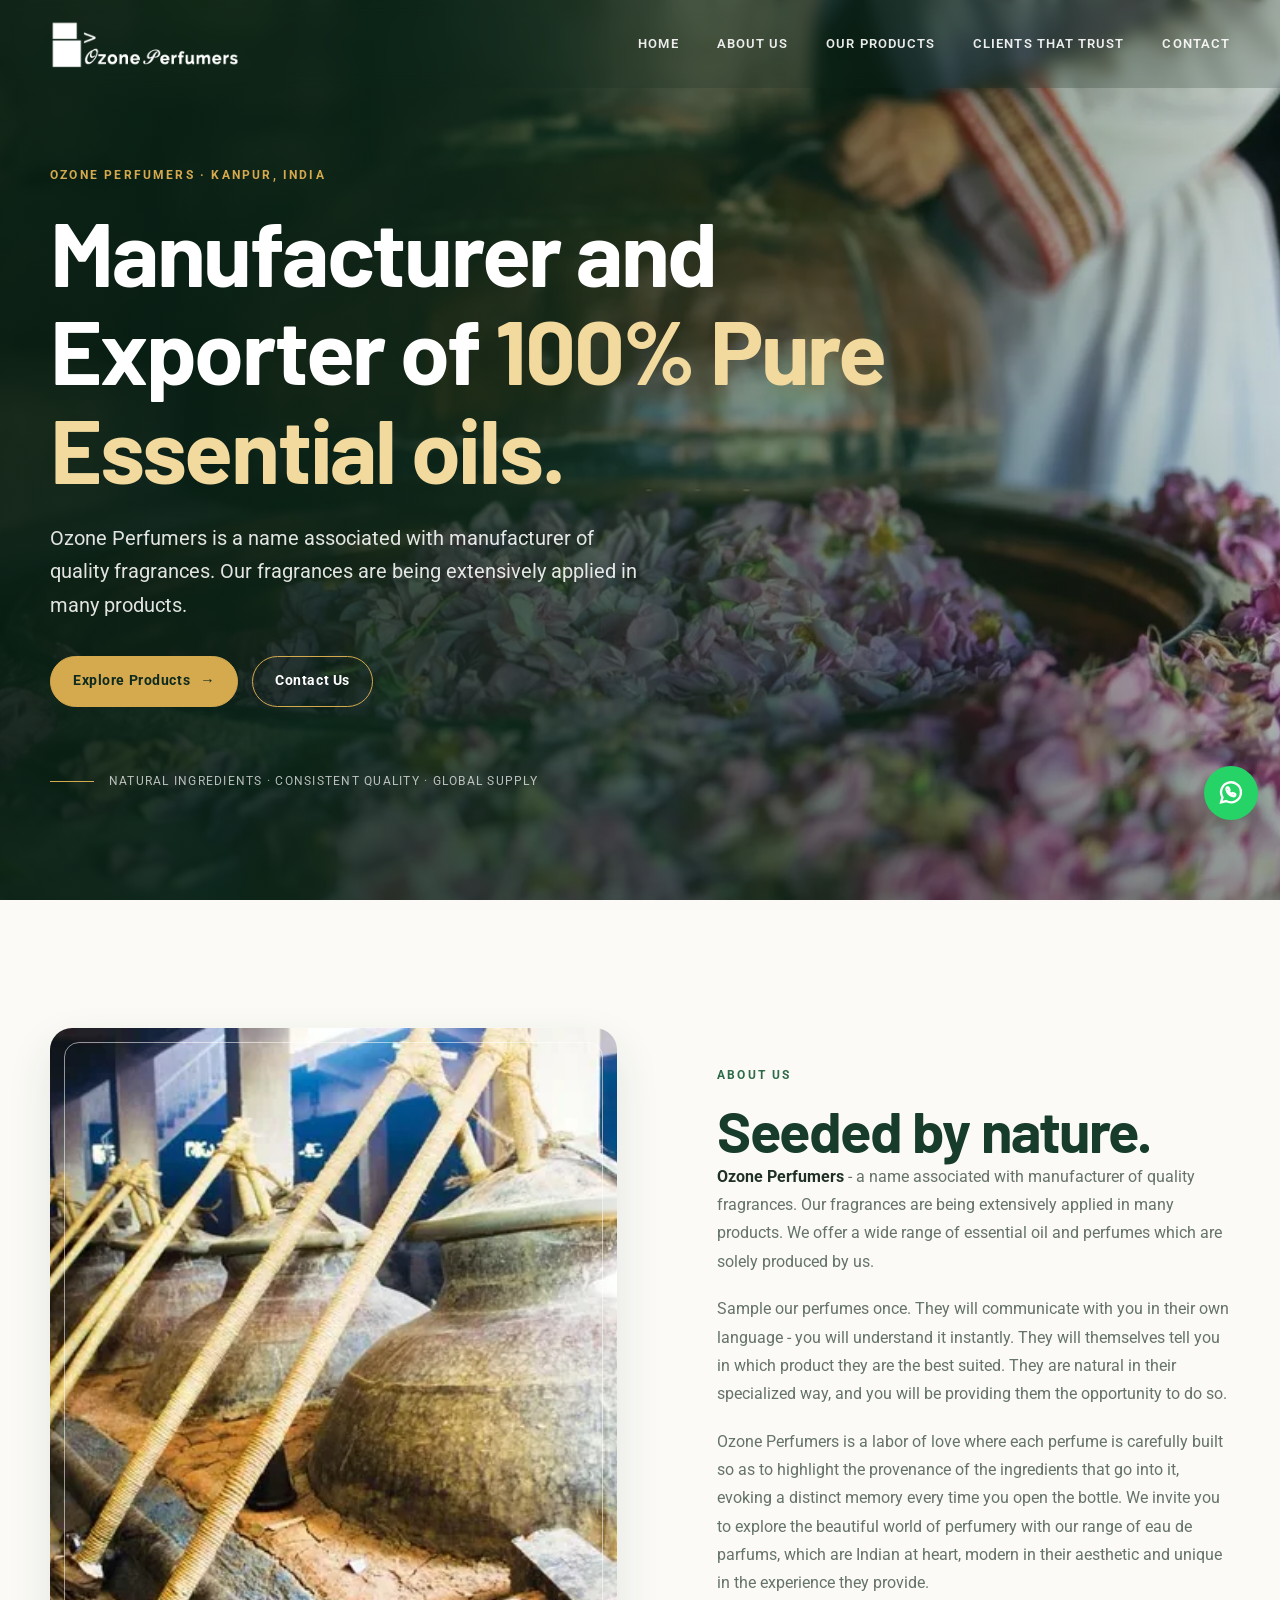
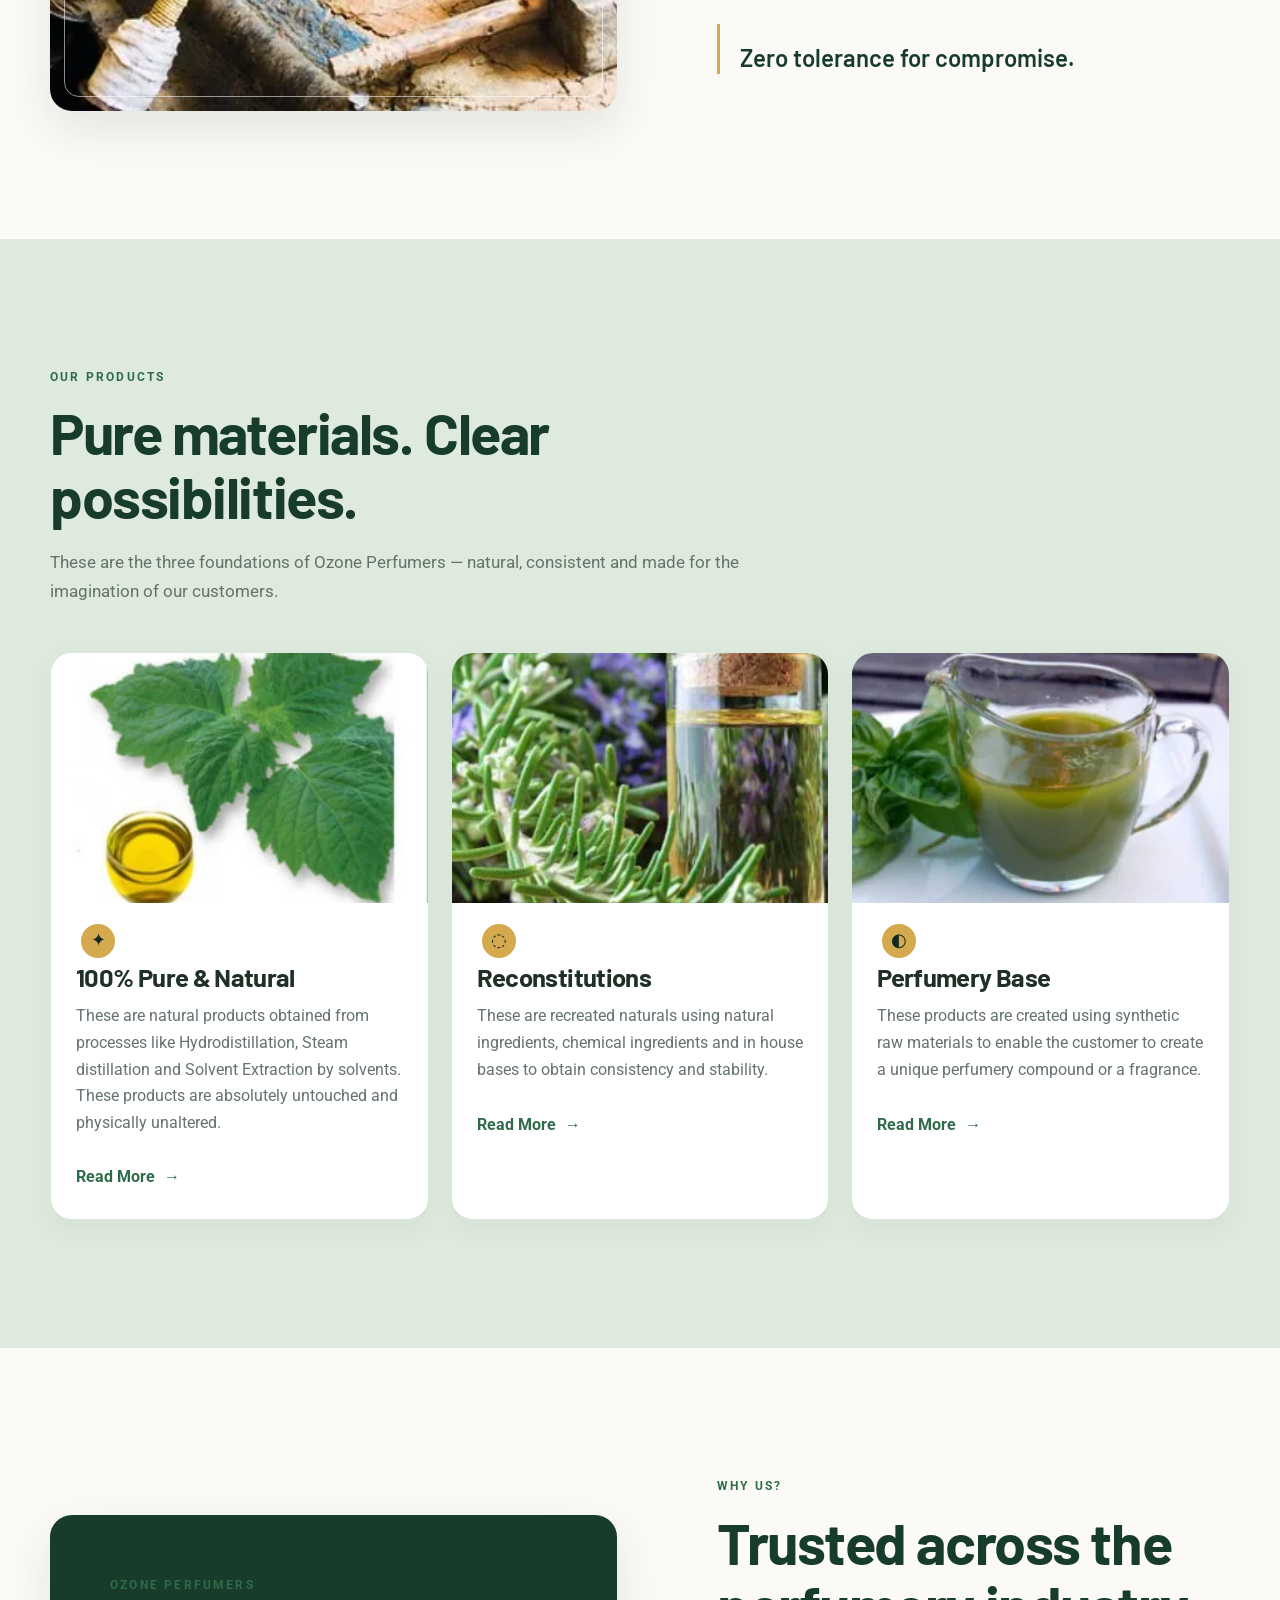
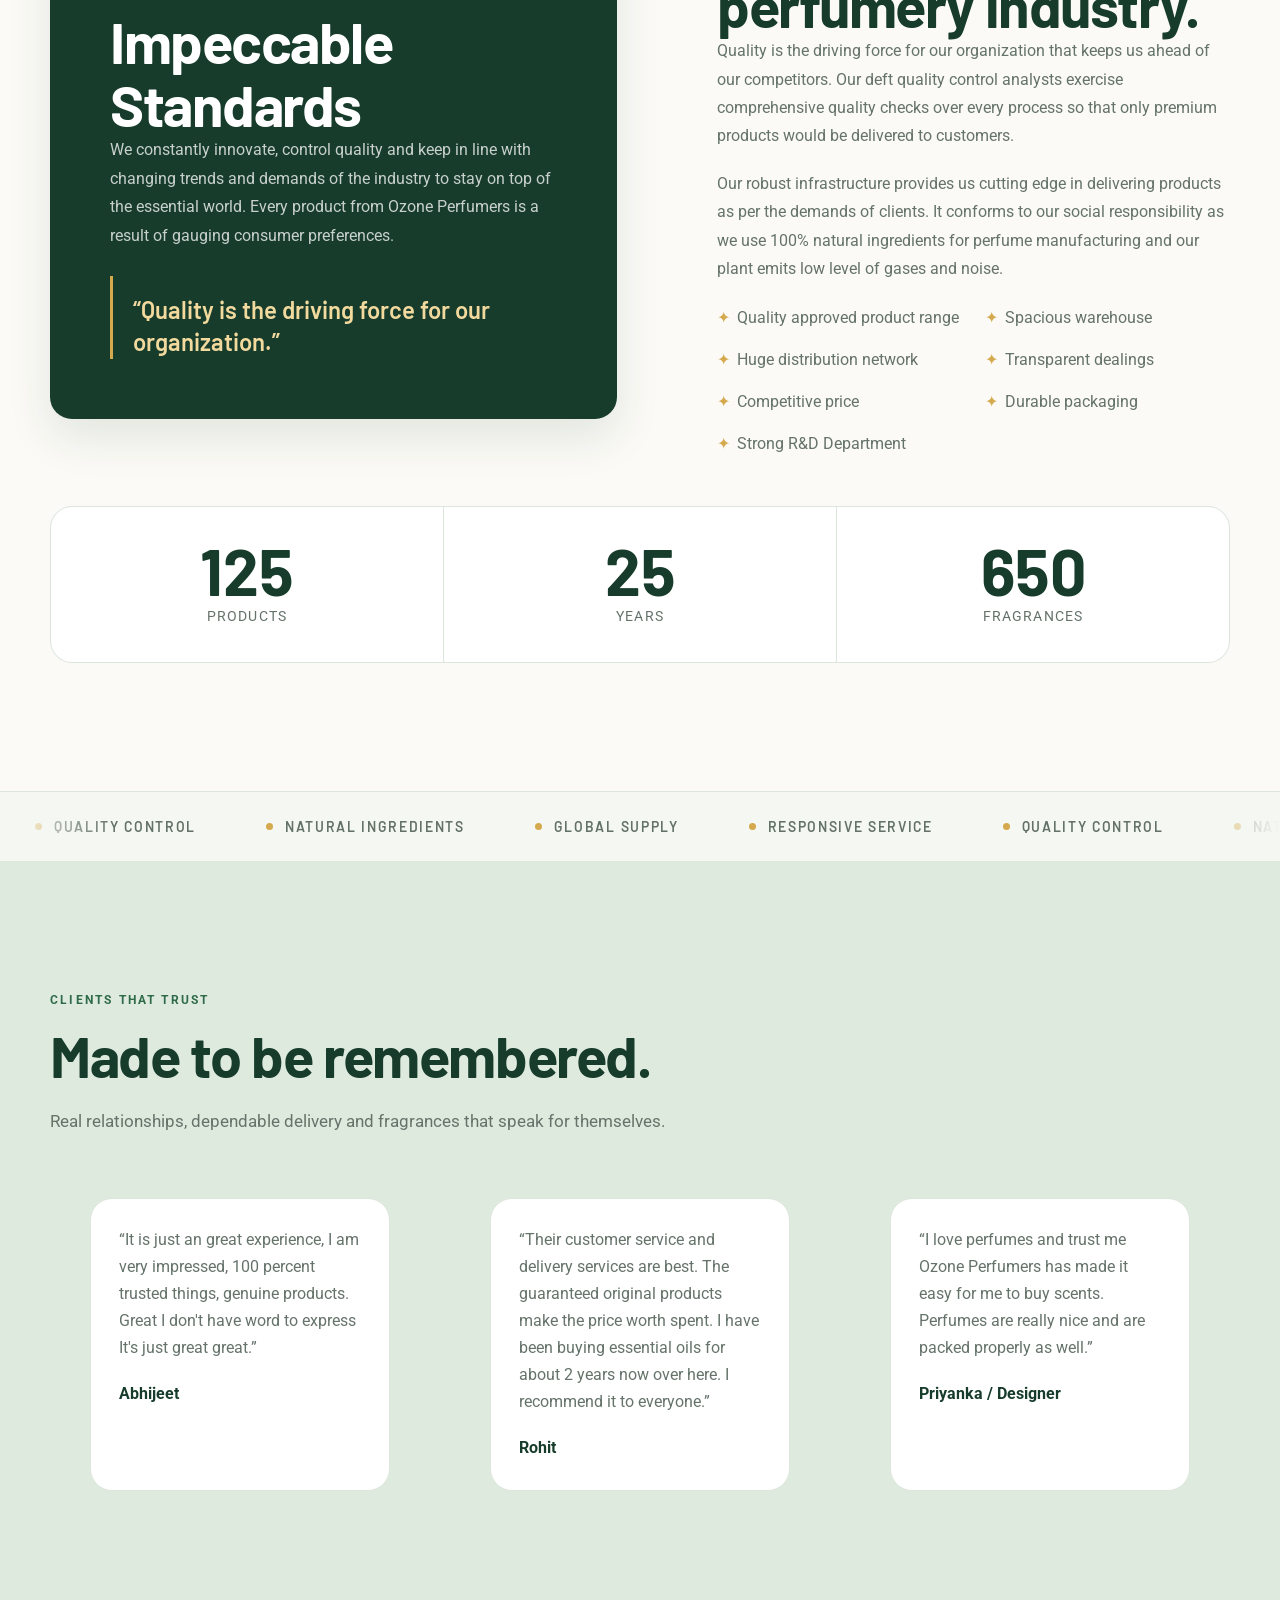
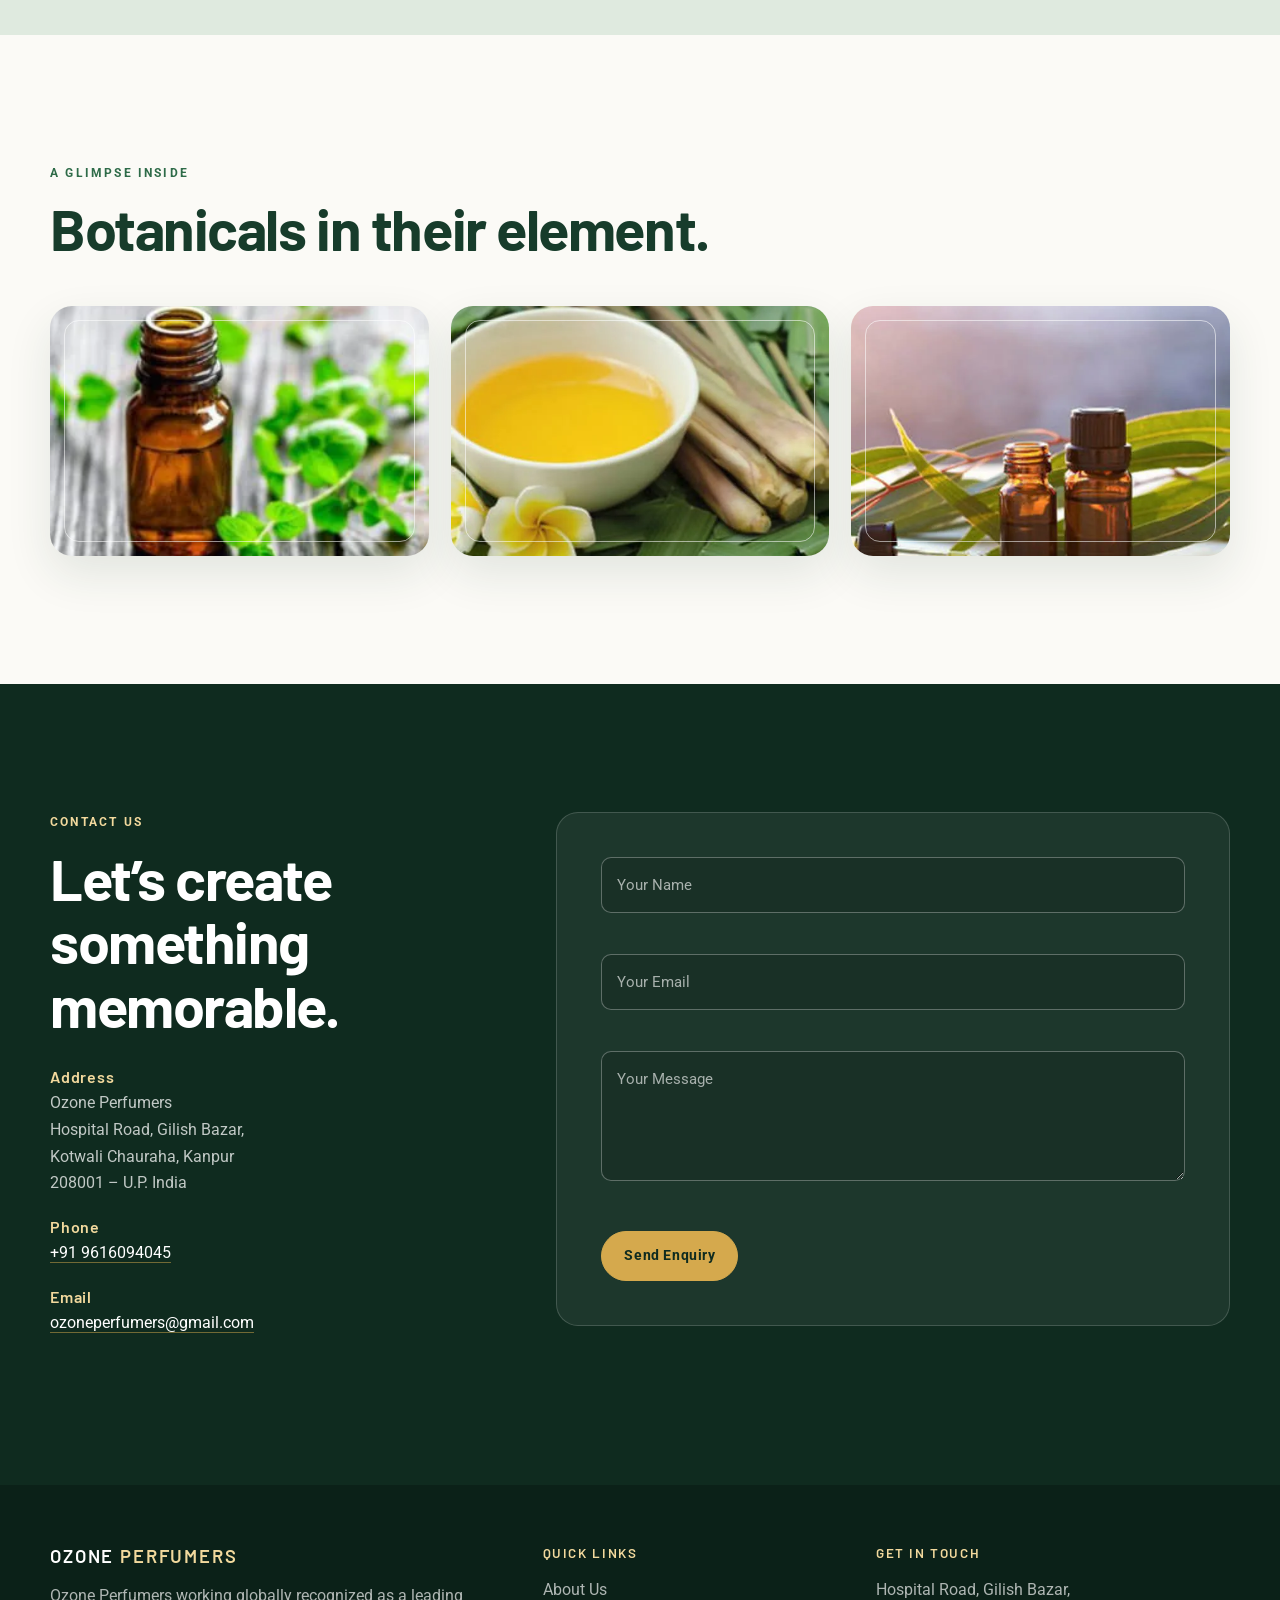
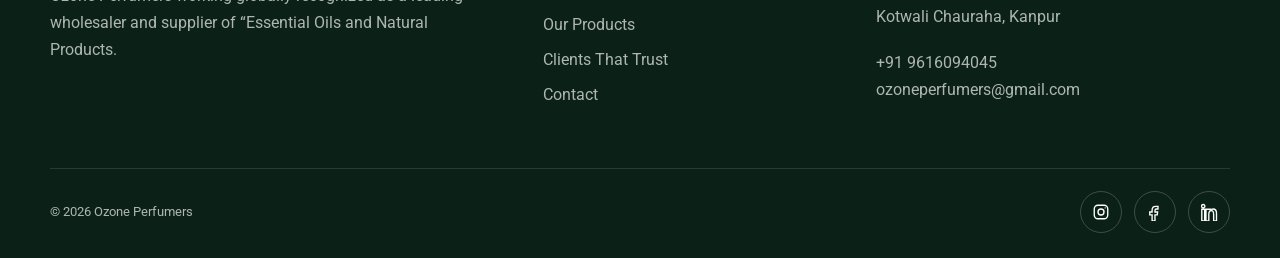
<file: index.html>
<!doctype html>
<html lang="en">
<head>
  <meta charset="utf-8">
  <meta name="viewport" content="width=device-width, initial-scale=1">
  <meta name="theme-color" content="#173c2b">
  <meta name="description" content="Ozone Perfumers — manufacturer and exporter of 100% pure essential oils, perfumes and natural products.">
  <title>Ozone Perfumers | Manufacturer of Perfumes</title>
  <link rel="preconnect" href="https://fonts.googleapis.com">
  <link rel="preconnect" href="https://fonts.gstatic.com" crossorigin>
  <link href="https://fonts.googleapis.com/css2?family=Barlow:wght@400;500;600;700&family=Roboto:wght@400;500;700&display=swap" rel="stylesheet">
  <link rel="preload" as="image" href="assets/hero.jpg" fetchpriority="high">
  <script>document.documentElement.classList.add('js');</script>
  <style>
    :root {
      --forest: #173c2b;
      --forest-deep: #0f2b1f;
      --leaf: #2e6b48;
      --sage: #dfeadf;
      --gold: #d5a94d;
      --gold-soft: #f2d99d;
      --cream: #fbfaf6;
      --paper: #ffffff;
      --ink: #203027;
      --muted: #65736a;
      --line: #dce6dc;
      --shadow: 0 18px 45px rgba(25, 61, 43, .11);
      --ease: cubic-bezier(.4, 0, .2, 1);
      --radius: 22px;
      --max: 1180px;
    }
    *, *::before, *::after { box-sizing: border-box; }
    html { scroll-behavior: smooth; scroll-padding-top: 88px; }
    body { margin: 0; color: var(--ink); background: var(--cream); font: 16px/1.68 Roboto, Arial, sans-serif; overflow-x: hidden; }
    body.menu-open { overflow: hidden; }
     img { display: block; max-width: 100%; }
     picture { display: block; }
    a { color: inherit; text-decoration: none; }
    button, input, textarea { font: inherit; }
     button, a { -webkit-tap-highlight-color: transparent; }
     :focus-visible { outline: 3px solid var(--gold); outline-offset: 4px; }
    .wrap { width: min(var(--max), calc(100% - 40px)); margin-inline: auto; }
    .sr-only { position: absolute; width: 1px; height: 1px; padding: 0; margin: -1px; overflow: hidden; clip: rect(0, 0, 0, 0); white-space: nowrap; border: 0; }
    h1, h2, h3, h4 { font-family: Barlow, Arial, sans-serif; line-height: 1.1; margin: 0; letter-spacing: -.025em; }
    h1 { font-size: clamp(2.8rem, 7vw, 6.1rem); max-width: 870px; }
    h2 { color: var(--forest); font-size: clamp(2.15rem, 4.5vw, 4.1rem); }
    h3 { font-size: clamp(1.35rem, 2vw, 1.7rem); }
    p { margin: 0 0 1.2rem; }
    .eyebrow, .kicker { color: var(--gold); font-size: .76rem; font-weight: 700; letter-spacing: .18em; text-transform: uppercase; }
    .kicker { color: var(--leaf); margin-bottom: 14px; }
    .section { padding: clamp(76px, 10vw, 136px) 0; }
    .section--tint { background: var(--sage); }
    .section-heading { max-width: 720px; margin-bottom: 46px; }
    .section-heading p { color: var(--muted); font-size: 1.08rem; margin-top: 20px; }
    .skip-link { position: fixed; z-index: 100; left: 14px; top: -60px; padding: 11px 16px; border-radius: 8px; background: var(--gold); color: var(--forest-deep); font-weight: 700; transition: top .2s var(--ease); }
    .skip-link:focus { top: 14px; }

    /* Header: the logo asset and Barlow wordmark styling remain intentionally unchanged. */
     .site-header { position: fixed; z-index: 20; inset: 0 0 auto; color: #fff; background: rgba(15, 43, 31, .2); backdrop-filter: blur(8px); -webkit-backdrop-filter: blur(8px); transition: background .28s var(--ease), box-shadow .28s var(--ease), padding .28s var(--ease); }
    .site-header::after { content: ""; position: absolute; inset: 0; border-bottom: 1px solid transparent; pointer-events: none; transition: border-color .28s var(--ease); }
    .site-header.is-scrolled { background: rgba(15, 43, 31, .91); box-shadow: 0 8px 30px rgba(6, 29, 19, .16); backdrop-filter: blur(14px); -webkit-backdrop-filter: blur(14px); }
    .header-inner { position: relative; z-index: 1; display: flex; align-items: center; justify-content: space-between; min-height: 88px; transition: min-height .28s var(--ease); }
    .is-scrolled .header-inner { min-height: 70px; }
    .brand { display: inline-flex; align-items: center; min-width: 190px; }
    .brand img { width: 190px; height: auto; }
    .desktop-nav { display: flex; align-items: center; gap: clamp(18px, 3vw, 38px); }
    .nav-link { position: relative; display: inline-flex; align-items: center; min-height: 48px; color: rgba(255,255,255,.91); font-size: .84rem; font-weight: 600; letter-spacing: .08em; text-transform: uppercase; transition: color .22s var(--ease); }
    .nav-link::after { content: ""; position: absolute; right: 0; bottom: 7px; left: 0; height: 2px; border-radius: 2px; background: var(--gold); transform: scaleX(0); transform-origin: right; transition: transform .25s var(--ease); }
     .nav-link:hover, .nav-link:focus-visible { color: var(--gold-soft); }
     .nav-link:hover::after, .nav-link:focus-visible::after { transform: scaleX(1); transform-origin: left; }
    .menu-toggle { display: none; width: 48px; height: 48px; border: 1px solid rgba(255,255,255,.35); border-radius: 50%; background: transparent; color: #fff; cursor: pointer; }
    .menu-toggle span, .menu-toggle::before, .menu-toggle::after { display: block; width: 19px; height: 2px; margin: 4px auto; border-radius: 2px; background: currentColor; content: ""; transition: transform .25s var(--ease), opacity .25s var(--ease); }
    .menu-toggle[aria-expanded="true"] span { opacity: 0; }
    .menu-toggle[aria-expanded="true"]::before { transform: translateY(6px) rotate(45deg); }
    .menu-toggle[aria-expanded="true"]::after { transform: translateY(-6px) rotate(-45deg); }

    .hero { position: relative; min-height: max(650px, 100svh); display: grid; align-items: center; isolation: isolate; color: #fff; overflow: hidden; }
    .hero-media, .hero-media img, .hero-overlay { position: absolute; inset: 0; width: 100%; height: 100%; }
    .hero-media { z-index: -2; }
    .hero-media img { object-fit: cover; object-position: center; }
    .hero-overlay { z-index: -1; background: linear-gradient(90deg, rgba(8, 31, 20, .9) 0%, rgba(16, 52, 34, .67) 45%, rgba(16, 52, 34, .18) 100%), linear-gradient(0deg, rgba(9, 31, 20, .33), transparent 55%); }
    .hero-content { padding: 148px 0 92px; }
    .hero h1 { margin-top: 17px; animation: fade-up .75s var(--ease) both; }
    .hero h1 em { color: var(--gold-soft); font-style: normal; }
    .hero-copy { max-width: 600px; margin: 24px 0 0; color: rgba(255,255,255,.88); font-size: clamp(1.05rem, 1.8vw, 1.25rem); }
    .hero-actions { display: flex; flex-wrap: wrap; gap: 14px; margin-top: 34px; }
    .btn { display: inline-flex; align-items: center; justify-content: center; min-height: 50px; gap: 10px; padding: 12px 22px; border: 1px solid var(--gold); border-radius: 999px; color: var(--forest-deep); background: var(--gold); font-size: .9rem; font-weight: 700; letter-spacing: .04em; transition: transform .25s var(--ease), box-shadow .25s var(--ease), background .25s var(--ease), color .25s var(--ease); }
    .btn:hover, .btn:focus-visible { transform: translateY(-2px); box-shadow: 0 10px 26px rgba(0,0,0,.2); }
    .btn--outline { color: #fff; background: transparent; }
    .btn--outline:hover, .btn--outline:focus-visible { color: var(--forest-deep); background: #fff; }
    .hero-foot { display: flex; align-items: center; gap: 15px; margin-top: 64px; color: rgba(255,255,255,.7); font-size: .78rem; letter-spacing: .1em; text-transform: uppercase; }
    .hero-foot::before { width: 44px; height: 1px; background: var(--gold); content: ""; }

    .intro-grid, .standards-grid { display: grid; grid-template-columns: minmax(0, 1.05fr) minmax(0, .95fr); gap: clamp(44px, 8vw, 100px); align-items: center; }
    .image-frame { position: relative; overflow: hidden; border-radius: var(--radius); box-shadow: var(--shadow); }
    .image-frame::after { position: absolute; inset: 14px; border: 1px solid rgba(255,255,255,.55); border-radius: 15px; content: ""; pointer-events: none; }
    .image-frame img { width: 100%; aspect-ratio: 1.48; object-fit: cover; }
    .body-copy { color: var(--muted); font-size: 1.03rem; line-height: 1.72; }
    .body-copy strong { color: var(--ink); }
    .text-link { display: inline-flex; align-items: center; gap: 9px; margin-top: 8px; color: var(--leaf); font-weight: 700; transition: gap .22s var(--ease), color .22s var(--ease); }
    .text-link:hover, .text-link:focus-visible { gap: 13px; color: var(--forest); }
    .quote-mark { margin: 26px 0 0; padding: 18px 0 0 20px; border-left: 3px solid var(--gold); color: var(--forest); font: 600 clamp(1.15rem, 2vw, 1.5rem)/1.35 Barlow, sans-serif; }
    .standards-list { display: grid; grid-template-columns: repeat(2, minmax(0, 1fr)); gap: 15px 22px; padding: 0; margin: 22px 0 0; color: var(--muted); list-style: none; }
    .standards-list li::before { display: inline-block; width: 20px; color: var(--gold); content: "✦"; }

    .product-grid { display: grid; grid-template-columns: repeat(3, 1fr); gap: 22px; }
    .product-card { position: relative; overflow: hidden; border: 1px solid var(--line); border-radius: var(--radius); background: var(--paper); box-shadow: 0 9px 25px rgba(25,61,43,.05); transition: transform .3s var(--ease), box-shadow .3s var(--ease), border-color .3s var(--ease); }
    .product-card::before { position: absolute; z-index: 2; inset: 0 0 auto; height: 4px; background: var(--gold); content: ""; transform: scaleX(0); transform-origin: left; transition: transform .3s var(--ease); }
     .product-card:hover, .product-card:focus-within, .product-card:active { border-color: var(--gold-soft); box-shadow: var(--shadow); transform: translateY(-7px); }
     .product-card:hover::before, .product-card:focus-within::before, .product-card:active::before { transform: scaleX(1); }
    .product-card img { width: 100%; aspect-ratio: 1.35; object-fit: cover; }
    .product-body { padding: 25px 25px 28px; }
    .product-body p { min-height: 82px; margin-top: 12px; color: var(--muted); }
    .product-tag { display: inline-flex; align-items: center; justify-content: center; width: 44px; height: 44px; margin-top: -48px; position: relative; border: 5px solid var(--paper); border-radius: 50%; background: var(--gold); color: var(--forest-deep); font-size: 1.15rem; }

    .metrics { display: grid; grid-template-columns: repeat(3, 1fr); gap: 1px; margin-top: 48px; border: 1px solid var(--line); border-radius: var(--radius); overflow: hidden; background: var(--line); }
    .metric { padding: 32px 24px; background: var(--paper); text-align: center; }
    .metric strong { display: block; color: var(--forest); font: 700 clamp(2.35rem, 5vw, 4.5rem)/1 Barlow, sans-serif; }
    .metric span { color: var(--muted); font-size: .88rem; text-transform: uppercase; letter-spacing: .08em; }
    .standards-panel { padding: clamp(30px, 5vw, 60px); border-radius: var(--radius); background: var(--forest); color: rgba(255,255,255,.82); box-shadow: var(--shadow); }
    .standards-panel h2 { color: #fff; }
    .standards-panel .body-copy { color: rgba(255,255,255,.76); }
    .standards-panel .quote-mark { color: var(--gold-soft); }

    .trust-strip { padding: 26px 0; overflow: hidden; border-block: 1px solid var(--line); background: #f5f8f2; }
     .marquee { overflow: hidden; mask-image: linear-gradient(to right, transparent, #000 9%, #000 91%, transparent); -webkit-overflow-scrolling: touch; }
    .marquee-track { display: flex; width: max-content; animation: marquee 26s linear infinite; }
    .marquee:hover .marquee-track { animation-play-state: paused; }
    .trust-item { display: flex; align-items: center; gap: 12px; padding: 0 35px; color: #637166; font: 600 .87rem Barlow, sans-serif; letter-spacing: .12em; white-space: nowrap; }
    .trust-item::before { width: 7px; height: 7px; border-radius: 50%; background: var(--gold); content: ""; }
    .testimonial-grid { display: grid; grid-template-columns: repeat(3, 1fr); gap: 20px; }
    .testimonial { padding: 28px; border: 1px solid var(--line); border-radius: var(--radius); background: var(--paper); }
    .testimonial p { color: var(--muted); font-size: 1rem; }
    .testimonial cite { color: var(--forest); font-style: normal; font-weight: 700; }

    .contact-section { background: var(--forest-deep); color: rgba(255,255,255,.8); }
    .contact-grid { display: grid; grid-template-columns: .75fr 1.25fr; gap: clamp(42px, 8vw, 110px); align-items: start; }
    .contact-section h2 { color: #fff; }
    .contact-section .kicker { color: var(--gold-soft); }
    .contact-details { margin-top: 30px; color: rgba(255,255,255,.74); }
    .contact-details p { margin-bottom: 20px; }
    .contact-details a { color: #fff; border-bottom: 1px solid rgba(213,169,77,.5); }
    .contact-details strong { display: block; margin-bottom: 4px; color: var(--gold-soft); font: 600 1rem Barlow, sans-serif; letter-spacing: .05em; }
    .contact-form { display: grid; gap: 18px; padding: clamp(24px, 5vw, 44px); border: 1px solid rgba(255,255,255,.17); border-radius: var(--radius); background: rgba(255,255,255,.06); }
    .field { position: relative; }
    .field input, .field textarea { width: 100%; min-height: 56px; padding: 20px 16px 7px; border: 1px solid rgba(255,255,255,.3); border-radius: 10px; outline: none; background: rgba(0,0,0,.12); color: #fff; font-size: 16px; transition: border-color .22s var(--ease), background .22s var(--ease); }
    .field textarea { min-height: 130px; resize: vertical; }
    .field label { position: absolute; top: 16px; left: 16px; color: rgba(255,255,255,.62); font-size: .92rem; pointer-events: none; transition: top .2s var(--ease), font-size .2s var(--ease), color .2s var(--ease); }
    .field input:focus, .field textarea:focus { border-color: var(--gold); background: rgba(0,0,0,.2); }
    .field input:focus + label, .field input:not(:placeholder-shown) + label, .field textarea:focus + label, .field textarea:not(:placeholder-shown) + label { top: 6px; color: var(--gold-soft); font-size: .7rem; }
    .field-error { display: block; min-height: 18px; margin: 5px 2px 0; color: #ffc3b4; font-size: .78rem; }
    .form-actions { display: flex; align-items: center; flex-wrap: wrap; gap: 16px; }
    .form-status { color: var(--gold-soft); font-size: .9rem; }
    .spinner { display: none; width: 16px; height: 16px; border: 2px solid currentColor; border-right-color: transparent; border-radius: 50%; animation: spin .7s linear infinite; }
    .is-loading .spinner { display: inline-block; }
    .toast { position: fixed; z-index: 30; right: 20px; bottom: 20px; max-width: min(360px, calc(100% - 40px)); padding: 16px 18px; border-left: 4px solid var(--gold); border-radius: 10px; background: var(--forest); color: #fff; box-shadow: var(--shadow); opacity: 0; transform: translateY(18px); pointer-events: none; transition: opacity .25s var(--ease), transform .25s var(--ease); }
    .toast.is-visible { opacity: 1; transform: translateY(0); }

    .site-footer { padding: 60px 0 25px; background: #0b2118; color: rgba(255,255,255,.67); }
    .footer-grid { display: grid; grid-template-columns: 1.25fr .8fr 1fr; gap: 50px; padding-bottom: 45px; }
    .footer-brand { display: inline-block; margin-bottom: 16px; color: #fff; font: 600 1.15rem Barlow, sans-serif; letter-spacing: .1em; text-transform: uppercase; }
    .footer-brand span { color: var(--gold-soft); }
    .footer-title { margin-bottom: 16px; color: var(--gold-soft); font: 600 .84rem Barlow, sans-serif; letter-spacing: .12em; text-transform: uppercase; }
    .footer-links { display: grid; gap: 8px; }
    .footer-links a, .socials a { transition: color .22s var(--ease); }
    .footer-links a:hover, .footer-links a:focus-visible, .socials a:hover, .socials a:focus-visible { color: var(--gold-soft); }
    .footer-bottom { display: flex; align-items: center; justify-content: space-between; gap: 20px; padding-top: 22px; border-top: 1px solid rgba(255,255,255,.12); font-size: .82rem; }
     .socials { display: flex; gap: 12px; color: #fff; }
     .socials a { display: grid; place-items: center; width: 42px; height: 42px; border: 1px solid rgba(255,255,255,.2); border-radius: 50%; }
     .socials svg { width: 18px; height: 18px; fill: none; stroke: currentColor; stroke-width: 1.8; }
    .back-top { position: fixed; z-index: 15; right: 22px; bottom: 22px; display: grid; place-items: center; width: 46px; height: 46px; border: 1px solid var(--gold); border-radius: 50%; background: var(--gold); color: var(--forest-deep); font-size: 1.3rem; opacity: 0; transform: translateY(14px); pointer-events: none; transition: opacity .25s var(--ease), transform .25s var(--ease); }
    .back-top.is-visible { opacity: 1; transform: translateY(0); pointer-events: auto; }
    .whatsapp { position: fixed; z-index: 16; right: 22px; bottom: 80px; display: grid; place-items: center; width: 54px; height: 54px; border-radius: 50%; background: #25d366; color: #fff; box-shadow: 0 10px 25px rgba(13,74,38,.25); animation: pulse 2s ease-in-out infinite; }
    .whatsapp svg { width: 28px; height: 28px; }

     .js .reveal { opacity: 0; transform: translateY(24px); transition: opacity .7s var(--ease), transform .7s var(--ease); transition-delay: var(--delay, 0ms); }
     .js .reveal.visible { opacity: 1; transform: none; }
    @keyframes fade-up { from { opacity: 0; transform: translateY(20px); } to { opacity: 1; transform: none; } }
    @keyframes marquee { to { transform: translateX(-50%); } }
    @keyframes pulse { 0%, 100% { transform: scale(1); } 50% { transform: scale(1.05); } }
    @keyframes spin { to { transform: rotate(360deg); } }
     @media (prefers-reduced-motion: reduce) { *, *::before, *::after { scroll-behavior: auto !important; animation: none !important; transition-duration: .01ms !important; } .js .reveal { opacity: 1; transform: none; } }
    @media (max-width: 1024px) { .desktop-nav { gap: 20px; } .nav-link { font-size: .76rem; } .intro-grid, .standards-grid { gap: 45px; } }
    @media (max-width: 767px) {
      .wrap { width: min(var(--max), calc(100% - 32px)); }
      .header-inner, .is-scrolled .header-inner { min-height: 72px; }
      .brand, .brand img { width: 166px; }
      .menu-toggle { display: block; position: relative; z-index: 2; }
       .desktop-nav { position: fixed; z-index: 1; inset: 0 0 auto; display: flex; flex-direction: column; align-items: stretch; gap: 3px; padding: 92px 24px 25px; background: rgba(15,43,31,.98); box-shadow: 0 18px 30px rgba(0,0,0,.18); visibility: hidden; transform: translateY(-110%); transition: transform .26s var(--ease), visibility 0s linear .26s; }
       .desktop-nav.is-open { visibility: visible; transition-delay: 0s; }
       .desktop-nav.is-open { transform: translateY(0); }
      .nav-link { min-height: 48px; padding: 0 10px; }
      .nav-link::after { right: auto; bottom: 5px; left: 10px; width: 25px; }
      .hero { min-height: 70svh; }
      .hero-content { padding: 135px 0 72px; text-align: center; }
      .hero h1 { margin-inline: auto; }
      .hero-copy { margin-inline: auto; }
      .hero-actions { justify-content: center; }
      .hero-foot { justify-content: center; margin-top: 45px; }
      .intro-grid, .standards-grid, .contact-grid { grid-template-columns: 1fr; gap: 38px; }
      .intro-grid .image-frame { order: 2; }
      .product-grid, .testimonial-grid { grid-template-columns: 1fr; gap: 18px; }
      .product-body p { min-height: 0; }
      .metrics { grid-template-columns: 1fr; }
      .metric { padding: 22px; }
      .standards-list { grid-template-columns: 1fr; }
      .trust-strip { padding-block: 20px; }
      .marquee { overflow-x: auto; mask-image: none; scroll-snap-type: x mandatory; }
      .marquee-track { animation: none; }
      .trust-item { scroll-snap-align: start; padding-inline: 22px; }
      .footer-grid { grid-template-columns: 1fr; gap: 28px; padding-bottom: 30px; }
      .footer-bottom { align-items: flex-start; flex-direction: column; }
      .whatsapp { right: 16px; bottom: 74px; }
      .back-top { right: 16px; bottom: 16px; }
    }
    @media (max-width: 479px) { .hero-actions { flex-direction: column; align-items: stretch; } .hero-actions .btn { width: 100%; } .section { padding-block: 68px; } .contact-form { padding: 21px; } }
    @media (min-width: 1440px) { .wrap { width: min(1240px, calc(100% - 80px)); } }
  </style>
</head>
<body id="top">
  <a class="skip-link" href="#main-content">Skip to content</a>
  <header class="site-header" id="site-header">
    <div class="wrap header-inner">
      <a class="brand" href="#top" aria-label="Ozone Perfumers home"><img src="assets/ozone-logo.png" alt="Ozone Perfumers"></a>
       <button class="menu-toggle" type="button" aria-label="Open menu" aria-expanded="false" aria-controls="site-nav"><span></span></button>
       <nav class="desktop-nav" id="site-nav" aria-label="Primary navigation">
         <a class="nav-link current" href="index.html">Home</a>
         <a class="nav-link" href="about.html">About Us</a>
         <a class="nav-link" href="products.html">Our Products</a>
         <a class="nav-link" href="#trust">Clients That Trust</a>
         <a class="nav-link" href="contact.html">Contact</a>
      </nav>
    </div>
  </header>

  <header class="hero" aria-labelledby="hero-title">
     <picture class="hero-media">
       <source type="image/webp" srcset="assets/hero-640.webp 640w, assets/hero.webp 1024w, assets/hero-1280.webp 1280w" sizes="100vw">
       <img src="assets/hero.jpg" srcset="assets/hero-640.jpg 640w, assets/hero.jpg 1024w, assets/hero-1280.jpg 1280w" sizes="100vw" alt="Botanical ingredients used in essential oil production" width="1024" height="682" fetchpriority="high" decoding="async">
    </picture>
    <div class="hero-overlay" aria-hidden="true"></div>
    <div class="wrap hero-content">
      <div class="eyebrow">Ozone Perfumers · Kanpur, India</div>
      <h1 id="hero-title">Manufacturer and Exporter of <em>100% Pure Essential oils.</em></h1>
      <p class="hero-copy">Ozone Perfumers is a name associated with manufacturer of quality fragrances. Our fragrances are being extensively applied in many products.</p>
      <div class="hero-actions">
         <a class="btn" href="products.html">Explore Products <span aria-hidden="true">→</span></a>
         <a class="btn btn--outline" href="contact.html">Contact Us</a>
      </div>
      <div class="hero-foot">Natural ingredients · Consistent quality · Global supply</div>
    </div>
  </header>

  <main id="main-content">
    <section class="section" id="about" aria-labelledby="about-title">
      <div class="wrap intro-grid reveal">
         <div class="image-frame"><picture><source type="image/webp" srcset="assets/about-botanicals-640.webp 640w, assets/about-botanicals.webp 1024w, assets/about-botanicals-1280.webp 1280w" sizes="(max-width: 767px) calc(100vw - 32px), 48vw"><img src="assets/about-botanicals.jpg" srcset="assets/about-botanicals-640.jpg 640w, assets/about-botanicals.jpg 1024w, assets/about-botanicals-1280.jpg 1280w" sizes="(max-width: 767px) calc(100vw - 32px), 48vw" alt="Botanicals and essential oil production at Ozone Perfumers" width="1024" height="683" loading="lazy" decoding="async"></picture></div>
        <div>
          <div class="kicker">About Us</div>
          <h2 id="about-title">Seeded by nature.</h2>
          <div class="body-copy">
            <p><strong>Ozone Perfumers</strong> - a name associated with manufacturer of quality fragrances. Our fragrances are being extensively applied in many products. We offer a wide range of essential oil and perfumes which are solely produced by us.</p>
            <p>Sample our perfumes once. They will communicate with you in their own language - you will understand it instantly. They will themselves tell you in which product they are the best suited. They are natural in their specialized way, and you will be providing them the opportunity to do so.</p>
            <p>Ozone Perfumers is a labor of love where each perfume is carefully built so as to highlight the provenance of the ingredients that go into it, evoking a distinct memory every time you open the bottle. We invite you to explore the beautiful world of perfumery with our range of eau de parfums, which are Indian at heart, modern in their aesthetic and unique in the experience they provide.</p>
          </div>
          <p class="quote-mark">Zero tolerance for compromise.</p>
        </div>
      </div>
    </section>

    <section class="section section--tint" id="products" aria-labelledby="products-title">
      <div class="wrap">
        <div class="section-heading reveal"><div class="kicker">Our Products</div><h2 id="products-title">Pure materials. Clear possibilities.</h2><p>These are the three foundations of Ozone Perfumers — natural, consistent and made for the imagination of our customers.</p></div>
        <div class="product-grid">
           <article class="product-card reveal" style="--delay: 0ms"><picture><source type="image/webp" srcset="assets/essential-oils.webp 300w, assets/essential-oils-600.webp 600w" sizes="(max-width: 767px) calc(100vw - 32px), 33vw"><img src="assets/essential-oils.jpg" srcset="assets/essential-oils.jpg 300w, assets/essential-oils-600.jpg 600w" sizes="(max-width: 767px) calc(100vw - 32px), 33vw" alt="Essential oils and botanical ingredients" width="300" height="250" loading="lazy" decoding="async"></picture><div class="product-body"><span class="product-tag" aria-hidden="true">✦</span><h3>100% Pure &amp; Natural</h3><p>These are natural products obtained from processes like Hydrodistillation, Steam distillation and Solvent Extraction by solvents. These products are absolutely untouched and physically unaltered.</p><a class="text-link" href="products.html#essential-oils">Read More <span aria-hidden="true">→</span></a></div></article>
           <article class="product-card reveal" style="--delay: 100ms"><picture><source type="image/webp" srcset="assets/natural-extracts.webp 300w, assets/natural-extracts-600.webp 600w" sizes="(max-width: 767px) calc(100vw - 32px), 33vw"><img src="assets/natural-extracts.jpg" srcset="assets/natural-extracts.jpg 300w, assets/natural-extracts-600.jpg 600w" sizes="(max-width: 767px) calc(100vw - 32px), 33vw" alt="Natural extracts and reconstitutions" width="300" height="250" loading="lazy" decoding="async"></picture><div class="product-body"><span class="product-tag" aria-hidden="true">◌</span><h3>Reconstitutions</h3><p>These are recreated naturals using natural ingredients, chemical ingredients and in house bases to obtain consistency and stability.</p><a class="text-link" href="products.html#reconstitutions">Read More <span aria-hidden="true">→</span></a></div></article>
           <article class="product-card reveal" style="--delay: 200ms"><picture><source type="image/webp" srcset="assets/perfumery-base.webp 300w, assets/perfumery-base-600.webp 600w" sizes="(max-width: 767px) calc(100vw - 32px), 33vw"><img src="assets/perfumery-base.jpg" srcset="assets/perfumery-base.jpg 300w, assets/perfumery-base-600.jpg 600w" sizes="(max-width: 767px) calc(100vw - 32px), 33vw" alt="Perfumery base ingredients" width="300" height="250" loading="lazy" decoding="async"></picture><div class="product-body"><span class="product-tag" aria-hidden="true">◐</span><h3>Perfumery Base</h3><p>These products are created using synthetic raw materials to enable the customer to create a unique perfumery compound or a fragrance.</p><a class="text-link" href="products.html#perfumery-base">Read More <span aria-hidden="true">→</span></a></div></article>
        </div>
      </div>
    </section>

    <section class="section" aria-labelledby="standards-title">
      <div class="wrap standards-grid">
        <div class="standards-panel reveal">
          <div class="kicker">Ozone Perfumers</div>
          <h2 id="standards-title">Impeccable Standards</h2>
          <div class="body-copy"><p>We constantly innovate, control quality and keep in line with changing trends and demands of the industry to stay on top of the essential world. Every product from Ozone Perfumers is a result of gauging consumer preferences.</p></div>
          <p class="quote-mark">“Quality is the driving force for our organization.”</p>
        </div>
        <div class="reveal">
          <div class="kicker">Why Us?</div>
          <h2>Trusted across the perfumery industry.</h2>
          <div class="body-copy"><p>Quality is the driving force for our organization that keeps us ahead of our competitors. Our deft quality control analysts exercise comprehensive quality checks over every process so that only premium products would be delivered to customers.</p><p>Our robust infrastructure provides us cutting edge in delivering products as per the demands of clients. It conforms to our social responsibility as we use 100% natural ingredients for perfume manufacturing and our plant emits low level of gases and noise.</p></div>
          <ul class="standards-list"><li>Quality approved product range</li><li>Spacious warehouse</li><li>Huge distribution network</li><li>Transparent dealings</li><li>Competitive price</li><li>Durable packaging</li><li>Strong R&amp;D Department</li></ul>
        </div>
      </div>
      <div class="wrap metrics reveal" aria-label="Ozone Perfumers facts">
        <div class="metric"><strong>125</strong><span>Products</span></div><div class="metric"><strong>25</strong><span>Years</span></div><div class="metric"><strong>650</strong><span>Fragrances</span></div>
      </div>
    </section>

    <div class="trust-strip" aria-label="Client trust statement">
      <div class="marquee"><div class="marquee-track"><span class="trust-item">QUALITY CONTROL</span><span class="trust-item">NATURAL INGREDIENTS</span><span class="trust-item">GLOBAL SUPPLY</span><span class="trust-item">RESPONSIVE SERVICE</span><span class="trust-item">QUALITY CONTROL</span><span class="trust-item">NATURAL INGREDIENTS</span><span class="trust-item">GLOBAL SUPPLY</span><span class="trust-item">RESPONSIVE SERVICE</span></div></div>
    </div>

    <section class="section section--tint" id="trust" aria-labelledby="trust-title">
      <div class="wrap">
        <div class="section-heading reveal"><div class="kicker">Clients That Trust</div><h2 id="trust-title">Made to be remembered.</h2><p>Real relationships, dependable delivery and fragrances that speak for themselves.</p></div>
        <div class="testimonial-grid">
          <figure class="testimonial reveal" style="--delay: 0ms"><p>“It is just an great experience, I am very impressed, 100 percent trusted things, genuine products. Great I don't have word to express It's just great great.”</p><cite>Abhijeet</cite></figure>
          <figure class="testimonial reveal" style="--delay: 100ms"><p>“Their customer service and delivery services are best. The guaranteed original products make the price worth spent. I have been buying essential oils for about 2 years now over here. I recommend it to everyone.”</p><cite>Rohit</cite></figure>
          <figure class="testimonial reveal" style="--delay: 200ms"><p>“I love perfumes and trust me Ozone Perfumers has made it easy for me to buy scents. Perfumes are really nice and are packed properly as well.”</p><cite>Priyanka / Designer</cite></figure>
        </div>
      </div>
    </section>

    <section class="section" aria-labelledby="gallery-title">
      <div class="wrap">
        <div class="section-heading reveal"><div class="kicker">A glimpse inside</div><h2 id="gallery-title">Botanicals in their element.</h2></div>
        <div class="product-grid">
           <div class="image-frame reveal"><picture><source type="image/webp" srcset="assets/spearmint-oil.webp 300w, assets/spearmint-oil-600.webp 600w" sizes="(max-width: 767px) calc(100vw - 32px), 33vw"><img src="assets/spearmint-oil.jpg" srcset="assets/spearmint-oil.jpg 300w, assets/spearmint-oil-600.jpg 600w" sizes="(max-width: 767px) calc(100vw - 32px), 33vw" alt="Spearmint oil" width="300" height="250" loading="lazy" decoding="async"></picture></div>
           <div class="image-frame reveal" style="--delay: 100ms"><picture><source type="image/webp" srcset="assets/citronella-oil.webp 300w, assets/citronella-oil-600.webp 600w" sizes="(max-width: 767px) calc(100vw - 32px), 33vw"><img src="assets/citronella-oil.jpg" srcset="assets/citronella-oil.jpg 300w, assets/citronella-oil-600.jpg 600w" sizes="(max-width: 767px) calc(100vw - 32px), 33vw" alt="Citronella oil" width="300" height="250" loading="lazy" decoding="async"></picture></div>
           <div class="image-frame reveal" style="--delay: 200ms"><picture><source type="image/webp" srcset="assets/eucalyptus-oil.webp 300w, assets/eucalyptus-oil-600.webp 600w" sizes="(max-width: 767px) calc(100vw - 32px), 33vw"><img src="assets/eucalyptus-oil.jpg" srcset="assets/eucalyptus-oil.jpg 300w, assets/eucalyptus-oil-600.jpg 600w" sizes="(max-width: 767px) calc(100vw - 32px), 33vw" alt="Eucalyptus oil" width="300" height="250" loading="lazy" decoding="async"></picture></div>
        </div>
      </div>
    </section>

    <section class="section contact-section" id="contact" aria-labelledby="contact-title">
      <div class="wrap contact-grid">
        <div class="reveal"><div class="kicker">Contact Us</div><h2 id="contact-title">Let’s create something memorable.</h2><div class="contact-details"><p><strong>Address</strong>Ozone Perfumers<br>Hospital Road, Gilish Bazar,<br>Kotwali Chauraha, Kanpur<br>208001 – U.P. India</p><p><strong>Phone</strong><a href="tel:+919616094045">+91 9616094045</a></p><p><strong>Email</strong><a href="mailto:ozoneperfumers@gmail.com">ozoneperfumers@gmail.com</a></p></div></div>
        <form class="contact-form reveal" id="contact-form" novalidate>
          <div class="field"><input id="name" name="name" type="text" autocomplete="name" placeholder=" " required aria-describedby="name-error"><label for="name">Your Name</label><span class="field-error" id="name-error" aria-live="polite"></span></div>
          <div class="field"><input id="email" name="email" type="email" autocomplete="email" placeholder=" " required aria-describedby="email-error"><label for="email">Your Email</label><span class="field-error" id="email-error" aria-live="polite"></span></div>
          <div class="field"><textarea id="message" name="message" placeholder=" " required aria-describedby="message-error"></textarea><label for="message">Your Message</label><span class="field-error" id="message-error" aria-live="polite"></span></div>
          <div class="form-actions"><button class="btn" type="submit"><span class="spinner" aria-hidden="true"></span><span>Send Enquiry</span></button><span class="form-status" id="form-status" role="status"></span></div>
        </form>
      </div>
    </section>
  </main>

  <footer class="site-footer">
    <div class="wrap footer-grid">
       <div><a class="footer-brand" href="index.html">Ozone <span>Perfumers</span></a><p>Ozone Perfumers working globally recognized as a leading wholesaler and supplier of “Essential Oils and Natural Products.</p></div>
       <div><div class="footer-title">Quick Links</div><nav class="footer-links" aria-label="Footer navigation"><a href="about.html">About Us</a><a href="products.html">Our Products</a><a href="index.html#trust">Clients That Trust</a><a href="contact.html">Contact</a></nav></div>
      <div><div class="footer-title">Get In Touch</div><p>Hospital Road, Gilish Bazar,<br>Kotwali Chauraha, Kanpur</p><p><a href="tel:+919616094045">+91 9616094045</a><br><a href="mailto:ozoneperfumers@gmail.com">ozoneperfumers@gmail.com</a></p></div>
    </div>
     <div class="wrap footer-bottom"><span>© 2026 Ozone Perfumers</span><div class="socials" aria-label="Social media"><a href="#" aria-label="Instagram"><svg viewBox="0 0 24 24" aria-hidden="true"><rect x="3" y="3" width="18" height="18" rx="5"></rect><circle cx="12" cy="12" r="4"></circle><circle cx="17.5" cy="6.5" r=".75" fill="currentColor" stroke="none"></circle></svg><span class="sr-only">Instagram</span></a><a href="#" aria-label="Facebook"><svg viewBox="0 0 24 24" aria-hidden="true"><path d="M14 8h2V4.6c-.35-.05-1.55-.15-2.95-.15-2.92 0-4.92 1.78-4.92 5.05V12H5v3.8h3.13V24h3.84v-8.2h3.02l.48-3.8h-3.5V9.85c0-1.1.3-1.85 2.03-1.85Z"></path></svg><span class="sr-only">Facebook</span></a><a href="#" aria-label="LinkedIn"><svg viewBox="0 0 24 24" aria-hidden="true"><path d="M6.2 8.4V24H2.4V8.4h3.8ZM4.3 2a2.2 2.2 0 1 1 0 4.4A2.2 2.2 0 0 1 4.3 2ZM10.2 8.4h3.65v2.13h.05c.5-.96 1.74-2.48 3.6-2.48 3.85 0 4.5 2.53 4.5 5.82V24h-3.8v-9c0-2.15-.04-4.92-3-4.92s-3.46 2.34-3.46 4.76V24h-3.8V8.4Z"></path></svg><span class="sr-only">LinkedIn</span></a></div></div>
  </footer>
  <a class="whatsapp" href="https://wa.me/919616094045" aria-label="Chat on WhatsApp" target="_blank" rel="noopener"><svg viewBox="0 0 24 24" aria-hidden="true" fill="none" stroke="currentColor" stroke-width="2"><path d="M20.5 11.5a8.5 8.5 0 0 1-12.6 7.4L3.5 20l1.2-4.3A8.5 8.5 0 1 1 20.5 11.5Z"/><path d="M8.2 7.8c.2-.5.4-.5.8-.5h.5c.2 0 .4.1.5.4l.7 1.6c.1.2.1.4-.1.6l-.5.6c.6 1.1 1.4 1.8 2.5 2.3l.5-.6c.2-.2.4-.2.6-.1l1.6.7c.3.1.4.3.4.5v.5c0 .4-.1.7-.5.8-.4.2-.9.2-1.4.1-2.8-.7-4.8-2.6-5.6-5.4-.1-.5-.1-1 .1-1.4Z"/></svg></a>
   <a class="back-top" href="#top" aria-label="Back to top" aria-hidden="true" tabindex="-1">↑</a>
  <div class="toast" id="toast" role="status" aria-live="polite">Thank you — your enquiry is ready to send.</div>
  <script>
    (() => {
       const header = document.getElementById('site-header');
       const hero = document.querySelector('.hero');
       const backTop = document.querySelector('.back-top');
       const menuToggle = document.querySelector('.menu-toggle');
       const nav = document.getElementById('site-nav');
       const form = document.getElementById('contact-form');
       const toast = document.getElementById('toast');
       const reduceMotion = window.matchMedia('(prefers-reduced-motion: reduce)').matches;
       const mobileViewport = window.matchMedia('(max-width: 767px)');

       const updateScrollState = () => {
         const heroEnd = Math.max(24, hero.offsetTop + hero.offsetHeight - header.offsetHeight - 24);
         const isScrolled = window.scrollY > heroEnd;
         const showBackTop = window.scrollY > 300;
         header.classList.toggle('is-scrolled', isScrolled);
         backTop.classList.toggle('is-visible', showBackTop);
         backTop.setAttribute('aria-hidden', String(!showBackTop));
         backTop.tabIndex = showBackTop ? 0 : -1;
       };
       updateScrollState();
       window.addEventListener('scroll', updateScrollState, { passive: true });
       window.addEventListener('resize', updateScrollState, { passive: true });

       const closeMenu = () => {
         menuToggle.setAttribute('aria-expanded', 'false');
         menuToggle.setAttribute('aria-label', 'Open menu');
         nav.classList.remove('is-open');
         nav.setAttribute('aria-hidden', mobileViewport.matches ? 'true' : 'false');
         document.body.classList.remove('menu-open');
       };
       menuToggle.addEventListener('click', () => {
         const open = menuToggle.getAttribute('aria-expanded') === 'true';
         menuToggle.setAttribute('aria-expanded', String(!open));
         menuToggle.setAttribute('aria-label', open ? 'Open menu' : 'Close menu');
         nav.classList.toggle('is-open', !open);
         nav.setAttribute('aria-hidden', mobileViewport.matches ? String(open) : 'false');
         document.body.classList.toggle('menu-open', !open);
         if (!open) nav.querySelector('a').focus();
       });
       nav.setAttribute('aria-hidden', mobileViewport.matches ? 'true' : 'false');
       mobileViewport.addEventListener('change', () => { closeMenu(); });
       nav.querySelectorAll('a').forEach(link => link.addEventListener('click', closeMenu));
       document.addEventListener('keydown', event => { if (event.key === 'Escape') closeMenu(); });

      const revealItems = document.querySelectorAll('.reveal');
      if ('IntersectionObserver' in window && !reduceMotion) {
        const observer = new IntersectionObserver(entries => entries.forEach(entry => {
          if (!entry.isIntersecting) return;
          entry.target.classList.add('visible');
          observer.unobserve(entry.target);
        }), { threshold: .14, rootMargin: '0px 0px -40px' });
        revealItems.forEach(item => observer.observe(item));
      } else revealItems.forEach(item => item.classList.add('visible'));

      const showError = (id, message) => { document.getElementById(id + '-error').textContent = message; document.getElementById(id).setAttribute('aria-invalid', 'true'); };
      const clearError = id => { document.getElementById(id + '-error').textContent = ''; document.getElementById(id).removeAttribute('aria-invalid'); };
      ['name', 'email', 'message'].forEach(id => document.getElementById(id).addEventListener('input', () => clearError(id)));
      form.addEventListener('submit', event => {
        event.preventDefault();
        const name = document.getElementById('name');
        const email = document.getElementById('email');
        const message = document.getElementById('message');
        let valid = true;
        [name, email, message].forEach(field => clearError(field.id));
         if (!name.value.trim()) { showError('name', 'Please enter your name.'); valid = false; }
         if (!email.validity.valid) { showError('email', 'Please enter a valid email.'); valid = false; }
         if (!message.value.trim()) { showError('message', 'Please tell us how we can help.'); valid = false; }
         if (!valid) {
           form.querySelector('[aria-invalid="true"]').focus();
           return;
         }
         const submit = form.querySelector('button[type="submit"]');
         submit.classList.add('is-loading'); submit.disabled = true;
         window.setTimeout(() => {
           submit.classList.remove('is-loading'); submit.disabled = false; form.reset();
           document.getElementById('form-status').textContent = 'Thank you — your enquiry is ready to send.';
           toast.classList.add('is-visible');
          window.setTimeout(() => toast.classList.remove('is-visible'), 4500);
        }, reduceMotion ? 0 : 650);
      });
    })();
  </script>
</body>
</html>
</file>
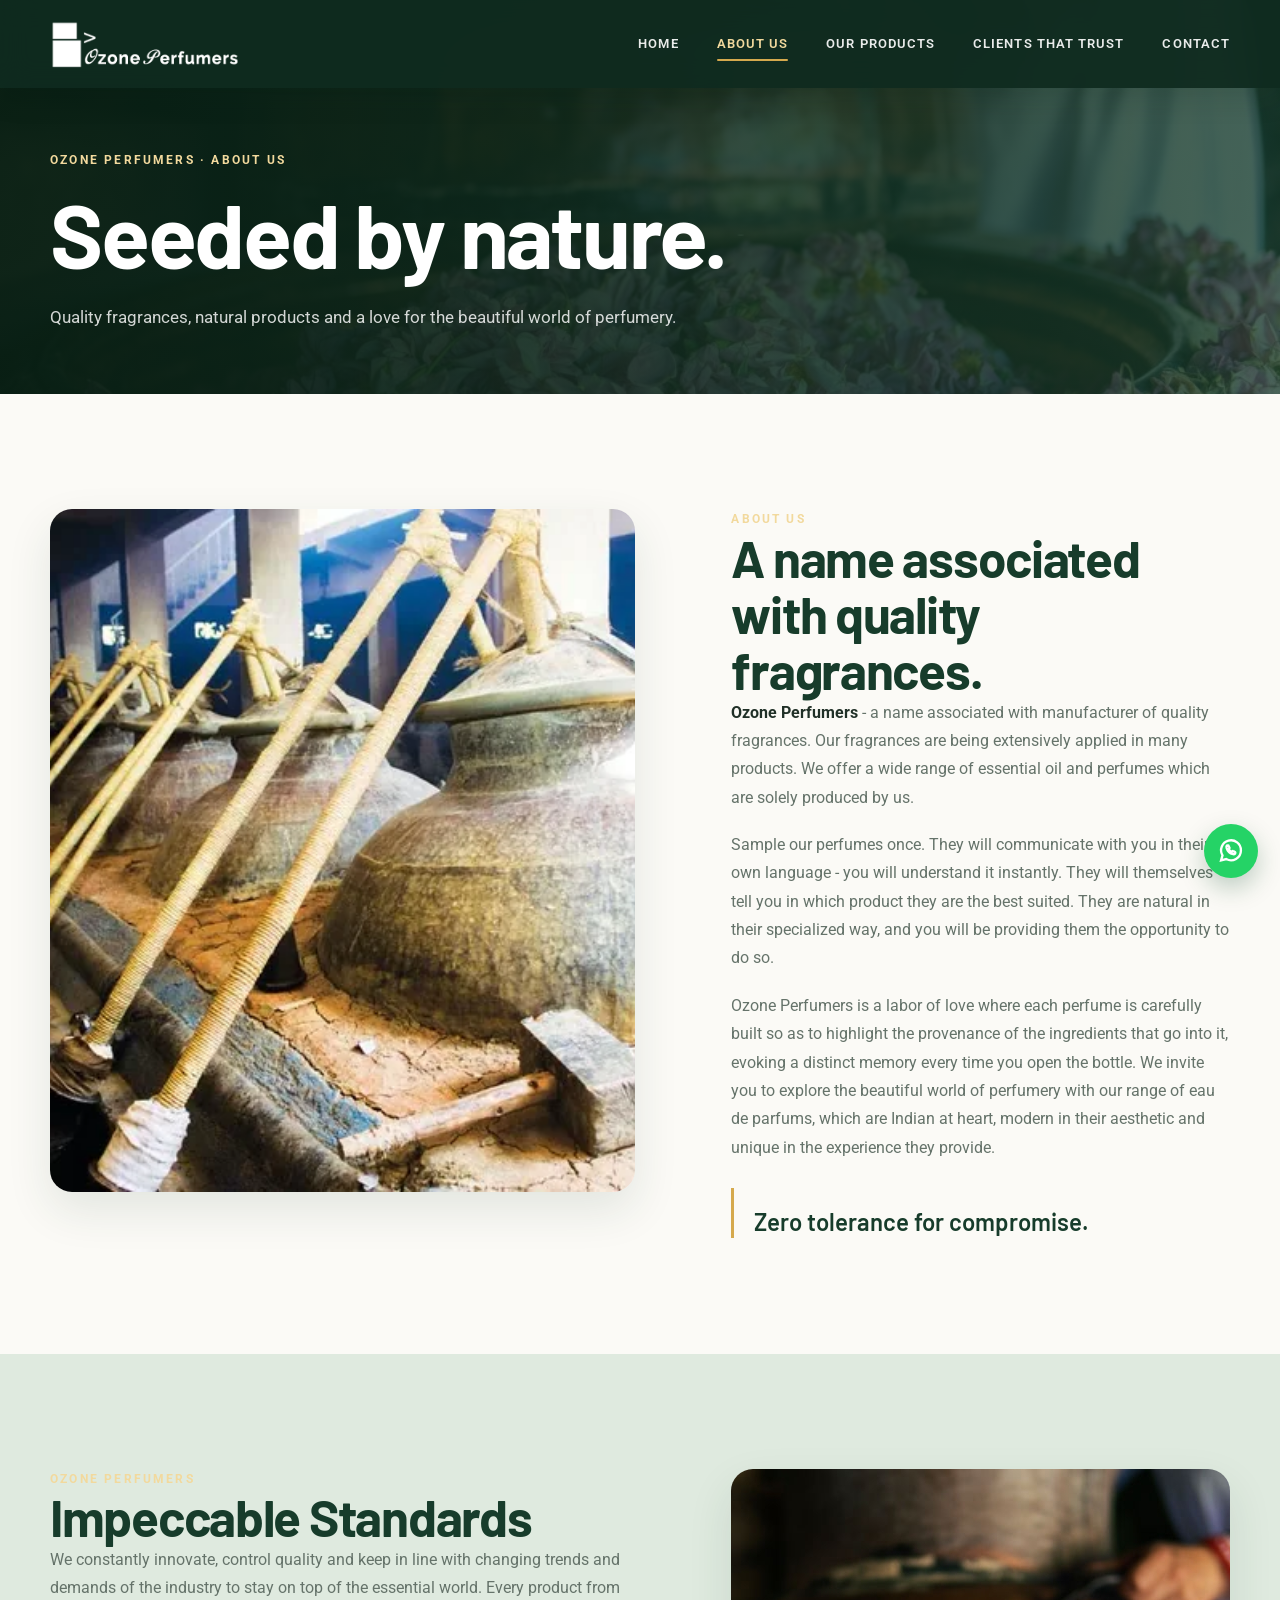
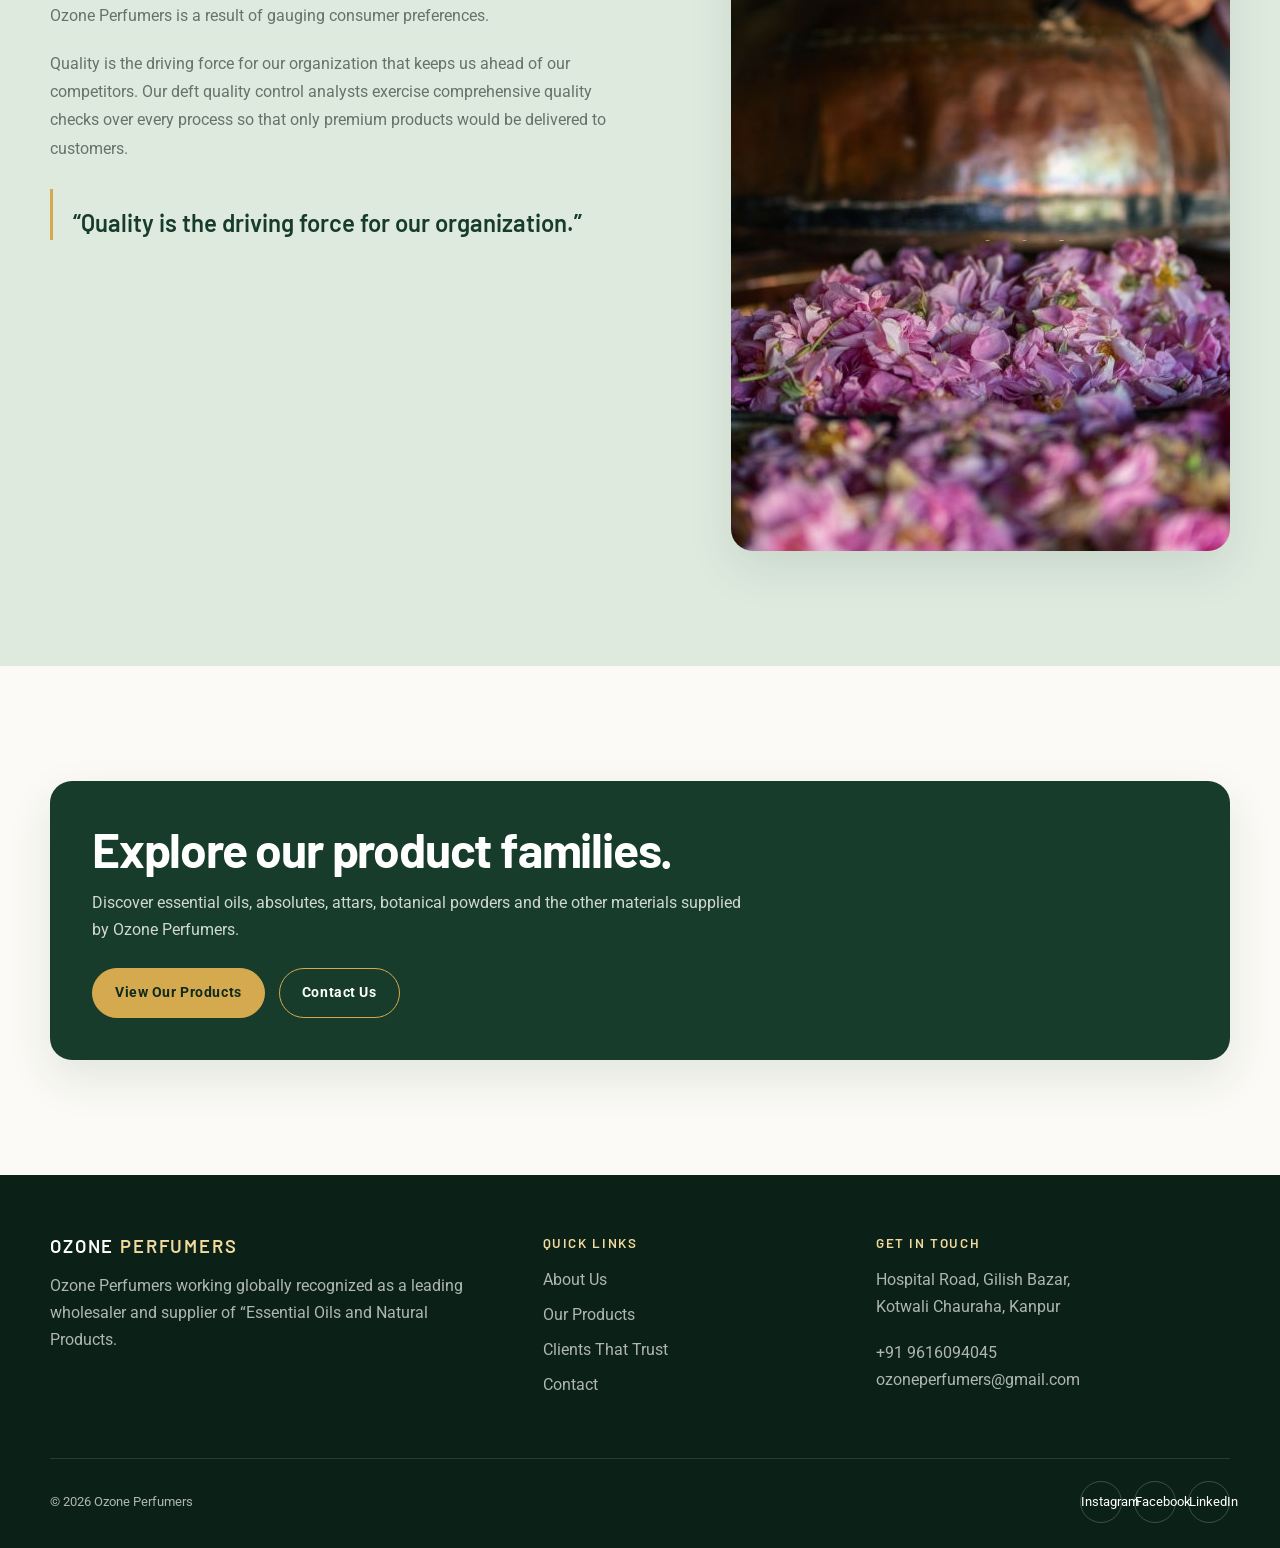
<file: about.html>
<!doctype html>
<html lang="en">
<head>
  <meta charset="utf-8">
  <meta name="viewport" content="width=device-width, initial-scale=1">
  <meta name="description" content="Learn about Ozone Perfumers and its approach to quality fragrances and natural products.">
  <title>About Us | Ozone Perfumers</title>
  <link rel="preconnect" href="https://fonts.googleapis.com">
  <link rel="preconnect" href="https://fonts.gstatic.com" crossorigin>
  <link href="https://fonts.googleapis.com/css2?family=Barlow:wght@400;500;600;700&family=Roboto:wght@400;500;700&display=swap" rel="stylesheet">
  <link rel="stylesheet" href="inner-page.css">
</head>
<body id="top">
  <header class="site-header" id="site-header"><div class="wrap header-inner"><a class="brand" href="index.html" aria-label="Ozone Perfumers home"><img src="assets/ozone-logo.png" alt="Ozone Perfumers"></a><button class="menu-toggle" type="button" aria-label="Open menu" aria-expanded="false" aria-controls="site-nav"><span></span></button><nav class="desktop-nav" id="site-nav" aria-label="Primary navigation"><a class="nav-link" href="index.html">Home</a><a class="nav-link current" href="about.html" aria-current="page">About Us</a><a class="nav-link" href="products.html">Our Products</a><a class="nav-link" href="index.html#trust">Clients That Trust</a><a class="nav-link" href="contact.html">Contact</a></nav></div></header>
  <main>
    <section class="page-hero" aria-labelledby="page-title"><div class="wrap"><div class="eyebrow">Ozone Perfumers · About Us</div><h1 id="page-title">Seeded by nature.</h1><p>Quality fragrances, natural products and a love for the beautiful world of perfumery.</p></div></section>
    <section class="section" aria-labelledby="about-title"><div class="wrap content-grid"><div class="image-frame"><picture><source type="image/webp" srcset="assets/about-botanicals-640.webp 640w, assets/about-botanicals.webp 1024w, assets/about-botanicals-1280.webp 1280w" sizes="(max-width: 767px) calc(100vw - 32px), 48vw"><img src="assets/about-botanicals.jpg" srcset="assets/about-botanicals-640.jpg 640w, assets/about-botanicals.jpg 1024w, assets/about-botanicals-1280.jpg 1280w" sizes="(max-width: 767px) calc(100vw - 32px), 48vw" alt="Botanicals and essential oil production at Ozone Perfumers" width="1024" height="683" decoding="async"></picture></div><div><div class="kicker">About Us</div><h2 id="about-title">A name associated with quality fragrances.</h2><div class="body-copy"><p><strong>Ozone Perfumers</strong> - a name associated with manufacturer of quality fragrances. Our fragrances are being extensively applied in many products. We offer a wide range of essential oil and perfumes which are solely produced by us.</p><p>Sample our perfumes once. They will communicate with you in their own language - you will understand it instantly. They will themselves tell you in which product they are the best suited. They are natural in their specialized way, and you will be providing them the opportunity to do so.</p><p>Ozone Perfumers is a labor of love where each perfume is carefully built so as to highlight the provenance of the ingredients that go into it, evoking a distinct memory every time you open the bottle. We invite you to explore the beautiful world of perfumery with our range of eau de parfums, which are Indian at heart, modern in their aesthetic and unique in the experience they provide.</p></div><p class="quote-mark">Zero tolerance for compromise.</p></div></div></section>
    <section class="section section--tint" aria-labelledby="standards-title"><div class="wrap content-grid"><div><div class="kicker">Ozone Perfumers</div><h2 id="standards-title">Impeccable Standards</h2><div class="body-copy"><p>We constantly innovate, control quality and keep in line with changing trends and demands of the industry to stay on top of the essential world. Every product from Ozone Perfumers is a result of gauging consumer preferences.</p><p>Quality is the driving force for our organization that keeps us ahead of our competitors. Our deft quality control analysts exercise comprehensive quality checks over every process so that only premium products would be delivered to customers.</p></div><p class="quote-mark">“Quality is the driving force for our organization.”</p></div><div class="image-frame"><img src="assets/hero.jpg" alt="Botanical ingredients used in essential oil production" width="1024" height="682" loading="lazy" decoding="async"></div></div></section>
    <section class="section"><div class="wrap"><div class="cta-band"><h2>Explore our product families.</h2><p>Discover essential oils, absolutes, attars, botanical powders and the other materials supplied by Ozone Perfumers.</p><div class="cta-actions"><a class="btn" href="products.html">View Our Products</a><a class="btn btn--outline" href="contact.html">Contact Us</a></div></div></div></section>
  </main>
  <footer class="site-footer"><div class="wrap footer-grid"><div><a class="footer-brand" href="index.html">Ozone <span>Perfumers</span></a><p>Ozone Perfumers working globally recognized as a leading wholesaler and supplier of “Essential Oils and Natural Products.</p></div><div><div class="footer-title">Quick Links</div><nav class="footer-links" aria-label="Footer navigation"><a href="about.html">About Us</a><a href="products.html">Our Products</a><a href="index.html#trust">Clients That Trust</a><a href="contact.html">Contact</a></nav></div><div><div class="footer-title">Get In Touch</div><p>Hospital Road, Gilish Bazar,<br>Kotwali Chauraha, Kanpur</p><p><a href="tel:+919616094045">+91 9616094045</a><br><a href="mailto:ozoneperfumers@gmail.com">ozoneperfumers@gmail.com</a></p></div></div><div class="wrap footer-bottom"><span>© 2026 Ozone Perfumers</span><div class="socials" aria-label="Social media"><a href="#" aria-label="Instagram">Instagram</a><a href="#" aria-label="Facebook">Facebook</a><a href="#" aria-label="LinkedIn">LinkedIn</a></div></div></footer>
  <a class="whatsapp" href="https://wa.me/919616094045" aria-label="Chat on WhatsApp" target="_blank" rel="noopener"><svg viewBox="0 0 24 24" aria-hidden="true" fill="none" stroke="currentColor" stroke-width="2"><path d="M20.5 11.5a8.5 8.5 0 0 1-12.6 7.4L3.5 20l1.2-4.3A8.5 8.5 0 1 1 20.5 11.5Z"/><path d="M8.2 7.8c.2-.5.4-.5.8-.5h.5c.2 0 .4.1.5.4l.7 1.6c.1.2.1.4-.1.6l-.5.6c.6 1.1 1.4 1.8 2.5 2.3l.5-.6c.2-.2.4-.2.6-.1l1.6.7c.3.1.4.3.4.5v.5c0 .4-.1.7-.5.8-.4.2-.9.2-1.4.1-2.8-.7-4.8-2.6-5.6-5.4-.1-.5-.1-1 .1-1.4Z"/></svg></a><a class="back-top" href="#top" aria-label="Back to top" aria-hidden="true" tabindex="-1">↑</a><script src="inner-page.js" defer></script>
</body>
</html>
</file>
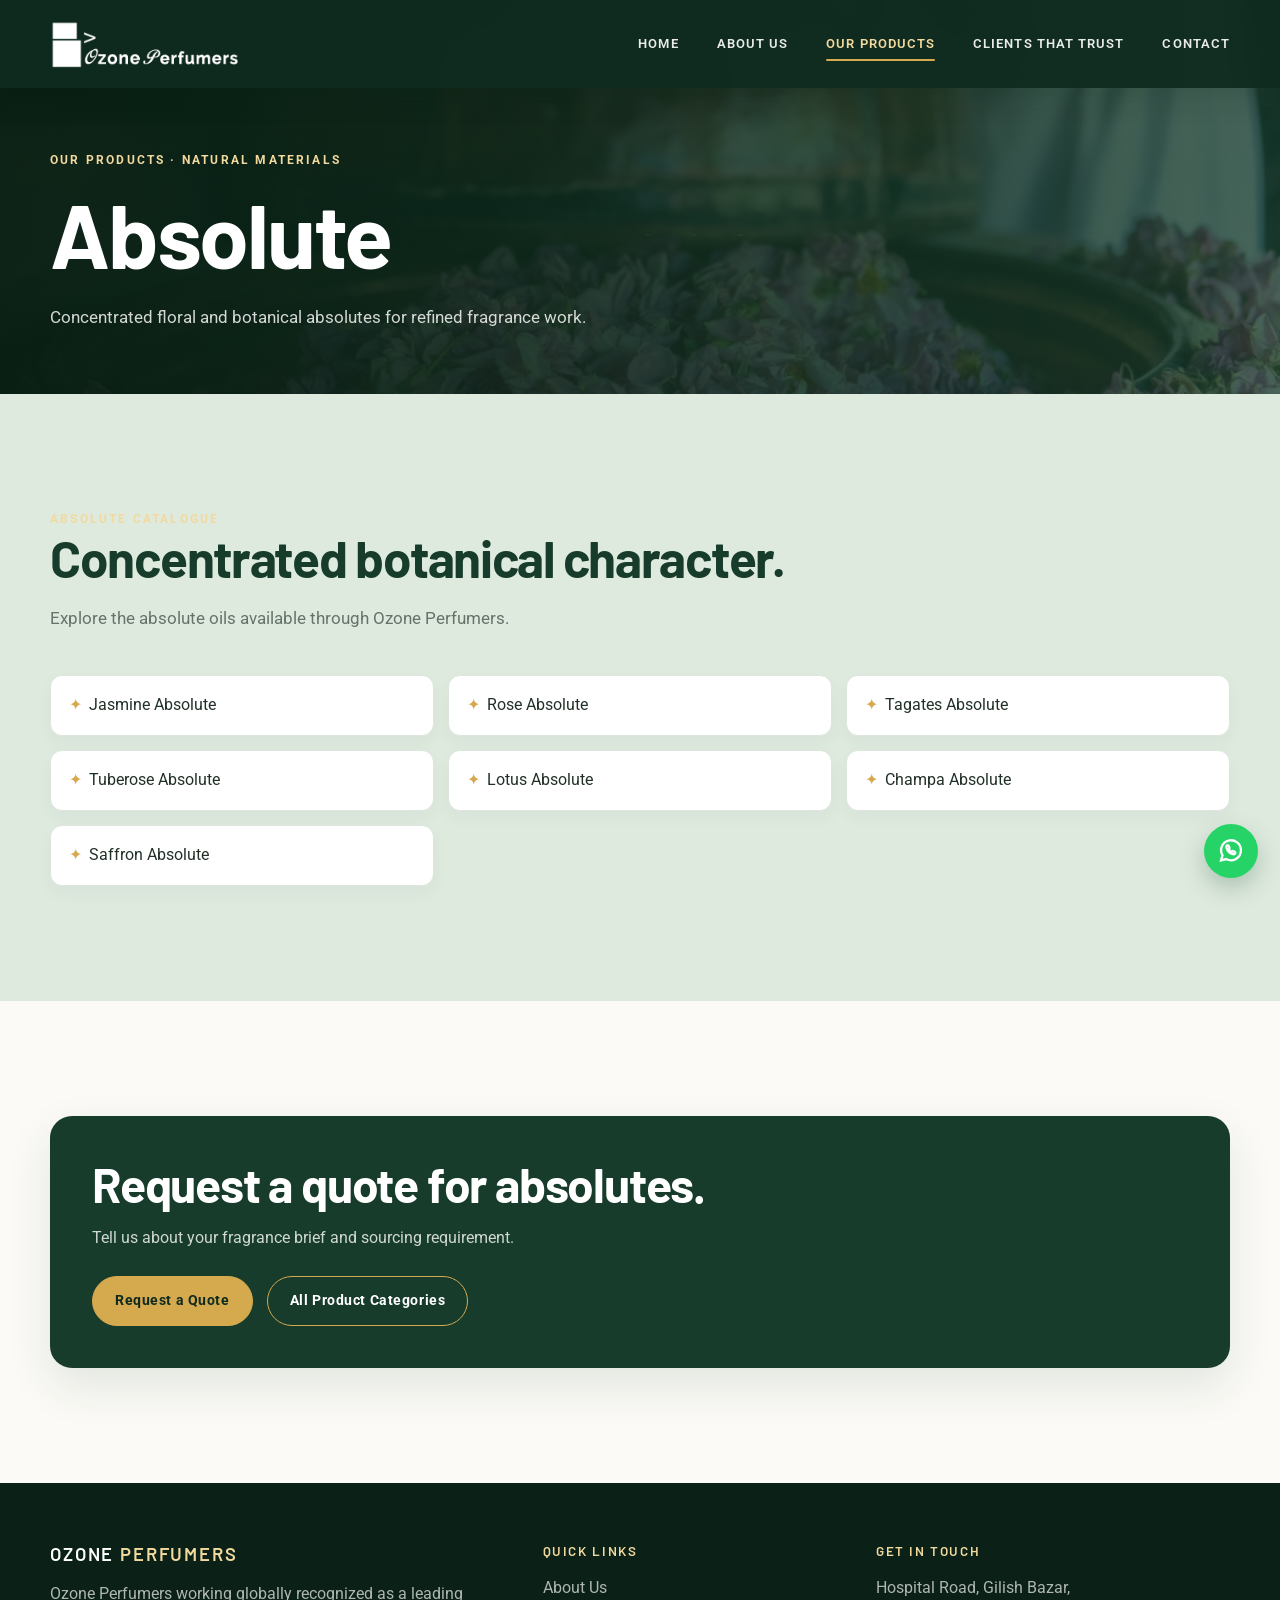
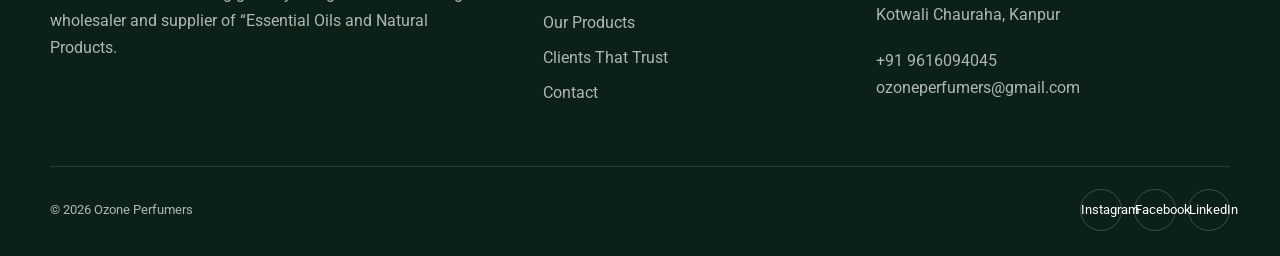
<file: absolute.html>
<!doctype html><html lang="en"><head><meta charset="utf-8"><meta name="viewport" content="width=device-width, initial-scale=1"><meta name="description" content="Absolute oils supplied by Ozone Perfumers."><title>Absolute | Ozone Perfumers</title><link rel="preconnect" href="https://fonts.googleapis.com"><link rel="preconnect" href="https://fonts.gstatic.com" crossorigin><link href="https://fonts.googleapis.com/css2?family=Barlow:wght@400;500;600;700&family=Roboto:wght@400;500;700&display=swap" rel="stylesheet"><link rel="stylesheet" href="inner-page.css"></head><body id="top">
<header class="site-header" id="site-header"><div class="wrap header-inner"><a class="brand" href="index.html" aria-label="Ozone Perfumers home"><img src="assets/ozone-logo.png" alt="Ozone Perfumers"></a><button class="menu-toggle" type="button" aria-label="Open menu" aria-expanded="false" aria-controls="site-nav"><span></span></button><nav class="desktop-nav" id="site-nav" aria-label="Primary navigation"><a class="nav-link" href="index.html">Home</a><a class="nav-link" href="about.html">About Us</a><a class="nav-link current" href="products.html" aria-current="page">Our Products</a><a class="nav-link" href="index.html#trust">Clients That Trust</a><a class="nav-link" href="contact.html">Contact</a></nav></div></header>
<main><section class="page-hero" aria-labelledby="page-title"><div class="wrap"><div class="eyebrow">Our Products · Natural Materials</div><h1 id="page-title">Absolute</h1><p>Concentrated floral and botanical absolutes for refined fragrance work.</p></div></section><section class="section section--tint"><div class="wrap"><div class="section-heading"><div class="kicker">Absolute Catalogue</div><h2>Concentrated botanical character.</h2><p>Explore the absolute oils available through Ozone Perfumers.</p></div><ul class="catalog-list"><li>Jasmine Absolute</li><li>Rose Absolute</li><li>Tagates Absolute</li><li>Tuberose Absolute</li><li>Lotus Absolute</li><li>Champa Absolute</li><li>Saffron Absolute</li></ul></div></section><section class="section"><div class="wrap"><div class="cta-band"><h2>Request a quote for absolutes.</h2><p>Tell us about your fragrance brief and sourcing requirement.</p><div class="cta-actions"><a class="btn" href="contact.html">Request a Quote</a><a class="btn btn--outline" href="products.html">All Product Categories</a></div></div></div></section></main>
<footer class="site-footer"><div class="wrap footer-grid"><div><a class="footer-brand" href="index.html">Ozone <span>Perfumers</span></a><p>Ozone Perfumers working globally recognized as a leading wholesaler and supplier of “Essential Oils and Natural Products.</p></div><div><div class="footer-title">Quick Links</div><nav class="footer-links" aria-label="Footer navigation"><a href="about.html">About Us</a><a href="products.html">Our Products</a><a href="index.html#trust">Clients That Trust</a><a href="contact.html">Contact</a></nav></div><div><div class="footer-title">Get In Touch</div><p>Hospital Road, Gilish Bazar,<br>Kotwali Chauraha, Kanpur</p><p><a href="tel:+919616094045">+91 9616094045</a><br><a href="mailto:ozoneperfumers@gmail.com">ozoneperfumers@gmail.com</a></p></div></div><div class="wrap footer-bottom"><span>© 2026 Ozone Perfumers</span><div class="socials" aria-label="Social media"><a href="#" aria-label="Instagram">Instagram</a><a href="#" aria-label="Facebook">Facebook</a><a href="#" aria-label="LinkedIn">LinkedIn</a></div></div></footer><a class="whatsapp" href="https://wa.me/919616094045" aria-label="Chat on WhatsApp" target="_blank" rel="noopener"><svg viewBox="0 0 24 24" aria-hidden="true" fill="none" stroke="currentColor" stroke-width="2"><path d="M20.5 11.5a8.5 8.5 0 0 1-12.6 7.4L3.5 20l1.2-4.3A8.5 8.5 0 1 1 20.5 11.5Z"/><path d="M8.2 7.8c.2-.5.4-.5.8-.5h.5c.2 0 .4.1.5.4l.7 1.6c.1.2.1.4-.1.6l-.5.6c.6 1.1 1.4 1.8 2.5 2.3l.5-.6c.2-.2.4-.2.6-.1l1.6.7c.3.1.4.3.4.5v.5c0 .4-.1.7-.5.8-.4.2-.9.2-1.4.1-2.8-.7-4.8-2.6-5.6-5.4-.1-.5-.1-1 .1-1.4Z"/></svg></a><a class="back-top" href="#top" aria-label="Back to top" aria-hidden="true" tabindex="-1">↑</a><script src="inner-page.js" defer></script></body></html>
</file>
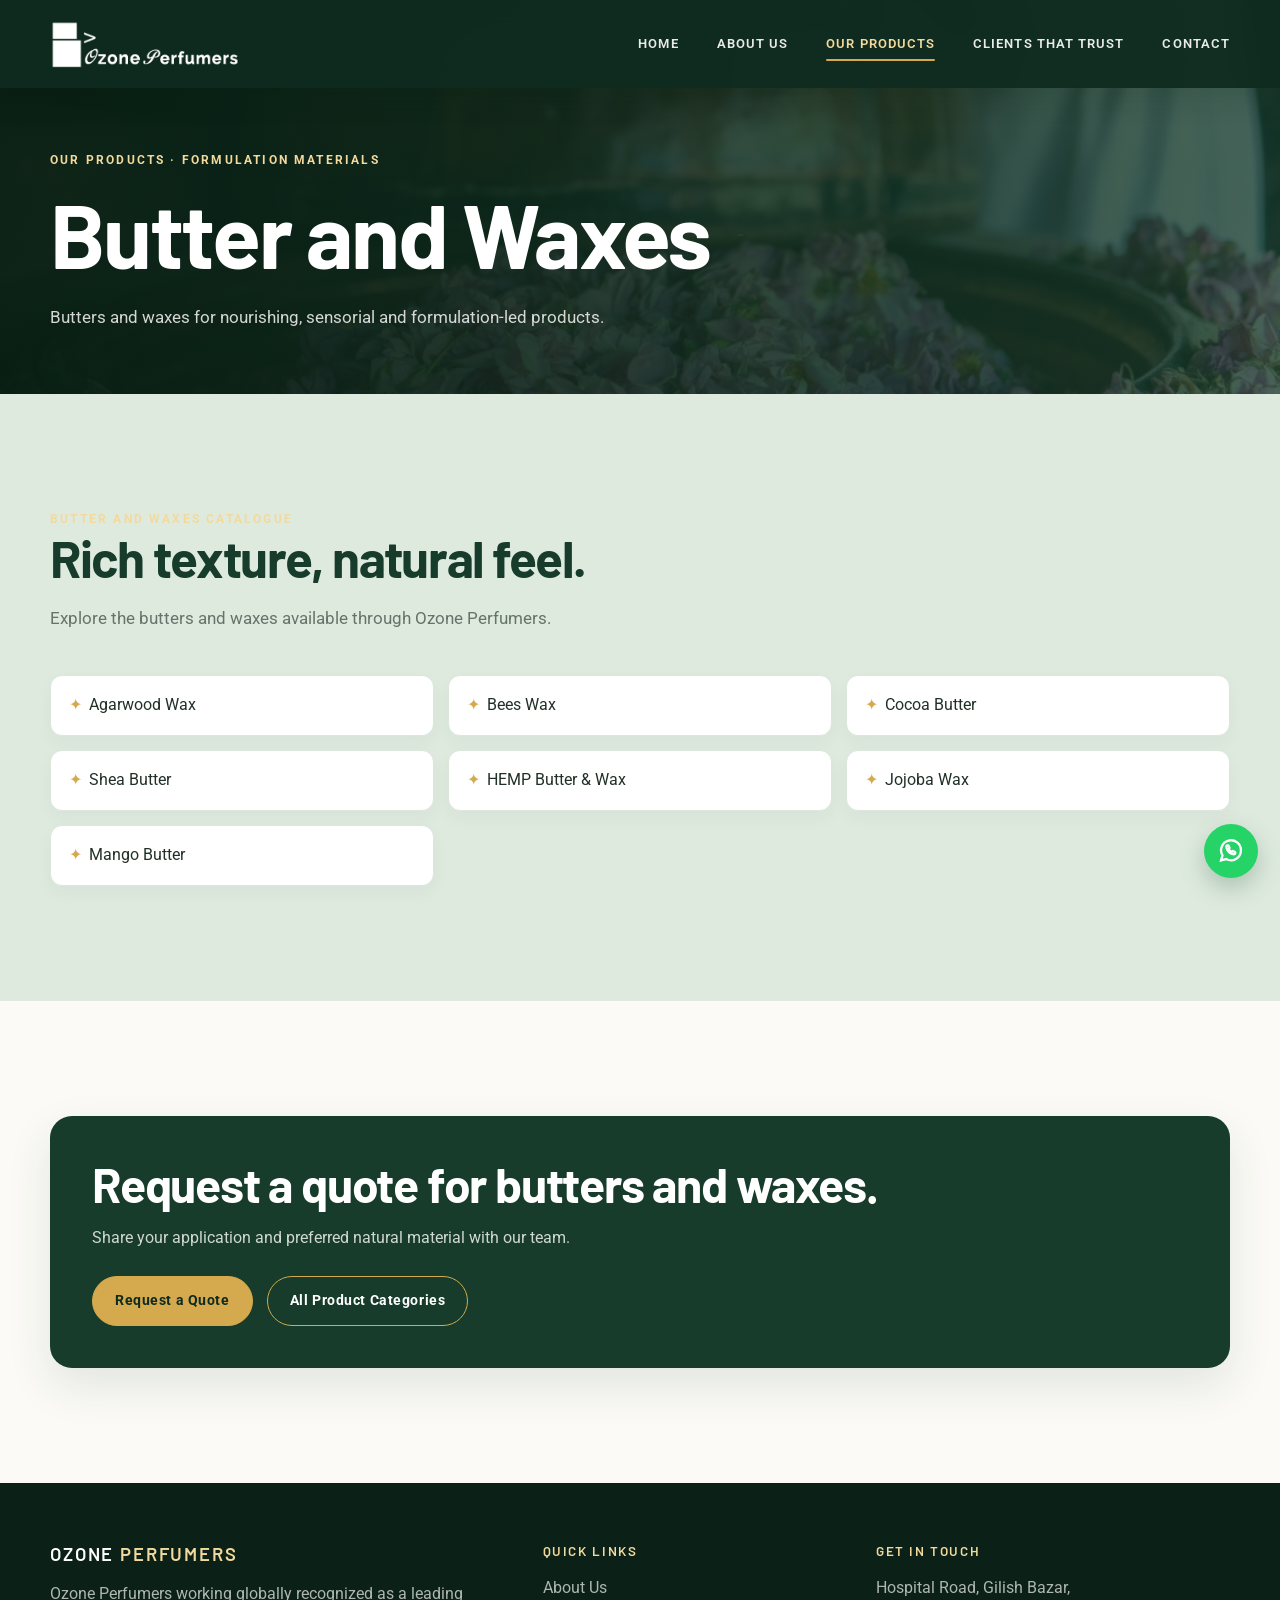
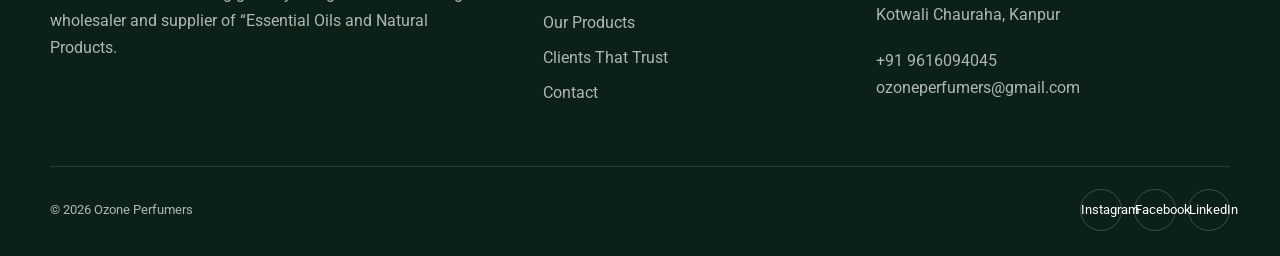
<file: butter-and-waxes.html>
<!doctype html><html lang="en"><head><meta charset="utf-8"><meta name="viewport" content="width=device-width, initial-scale=1"><meta name="description" content="Butters and waxes supplied by Ozone Perfumers."><title>Butter and Waxes | Ozone Perfumers</title><link rel="preconnect" href="https://fonts.googleapis.com"><link rel="preconnect" href="https://fonts.gstatic.com" crossorigin><link href="https://fonts.googleapis.com/css2?family=Barlow:wght@400;500;600;700&family=Roboto:wght@400;500;700&display=swap" rel="stylesheet"><link rel="stylesheet" href="inner-page.css"></head><body id="top">
<header class="site-header" id="site-header"><div class="wrap header-inner"><a class="brand" href="index.html" aria-label="Ozone Perfumers home"><img src="assets/ozone-logo.png" alt="Ozone Perfumers"></a><button class="menu-toggle" type="button" aria-label="Open menu" aria-expanded="false" aria-controls="site-nav"><span></span></button><nav class="desktop-nav" id="site-nav" aria-label="Primary navigation"><a class="nav-link" href="index.html">Home</a><a class="nav-link" href="about.html">About Us</a><a class="nav-link current" href="products.html" aria-current="page">Our Products</a><a class="nav-link" href="index.html#trust">Clients That Trust</a><a class="nav-link" href="contact.html">Contact</a></nav></div></header>
<main><section class="page-hero" aria-labelledby="page-title"><div class="wrap"><div class="eyebrow">Our Products · Formulation Materials</div><h1 id="page-title">Butter and Waxes</h1><p>Butters and waxes for nourishing, sensorial and formulation-led products.</p></div></section><section class="section section--tint"><div class="wrap"><div class="section-heading"><div class="kicker">Butter and Waxes Catalogue</div><h2>Rich texture, natural feel.</h2><p>Explore the butters and waxes available through Ozone Perfumers.</p></div><ul class="catalog-list"><li>Agarwood Wax</li><li>Bees Wax</li><li>Cocoa Butter</li><li>Shea Butter</li><li>HEMP Butter &amp; Wax</li><li>Jojoba Wax</li><li>Mango Butter</li></ul></div></section><section class="section"><div class="wrap"><div class="cta-band"><h2>Request a quote for butters and waxes.</h2><p>Share your application and preferred natural material with our team.</p><div class="cta-actions"><a class="btn" href="contact.html">Request a Quote</a><a class="btn btn--outline" href="products.html">All Product Categories</a></div></div></div></section></main>
<footer class="site-footer"><div class="wrap footer-grid"><div><a class="footer-brand" href="index.html">Ozone <span>Perfumers</span></a><p>Ozone Perfumers working globally recognized as a leading wholesaler and supplier of “Essential Oils and Natural Products.</p></div><div><div class="footer-title">Quick Links</div><nav class="footer-links" aria-label="Footer navigation"><a href="about.html">About Us</a><a href="products.html">Our Products</a><a href="index.html#trust">Clients That Trust</a><a href="contact.html">Contact</a></nav></div><div><div class="footer-title">Get In Touch</div><p>Hospital Road, Gilish Bazar,<br>Kotwali Chauraha, Kanpur</p><p><a href="tel:+919616094045">+91 9616094045</a><br><a href="mailto:ozoneperfumers@gmail.com">ozoneperfumers@gmail.com</a></p></div></div><div class="wrap footer-bottom"><span>© 2026 Ozone Perfumers</span><div class="socials" aria-label="Social media"><a href="#" aria-label="Instagram">Instagram</a><a href="#" aria-label="Facebook">Facebook</a><a href="#" aria-label="LinkedIn">LinkedIn</a></div></div></footer><a class="whatsapp" href="https://wa.me/919616094045" aria-label="Chat on WhatsApp" target="_blank" rel="noopener"><svg viewBox="0 0 24 24" aria-hidden="true" fill="none" stroke="currentColor" stroke-width="2"><path d="M20.5 11.5a8.5 8.5 0 0 1-12.6 7.4L3.5 20l1.2-4.3A8.5 8.5 0 1 1 20.5 11.5Z"/><path d="M8.2 7.8c.2-.5.4-.5.8-.5h.5c.2 0 .4.1.5.4l.7 1.6c.1.2.1.4-.1.6l-.5.6c.6 1.1 1.4 1.8 2.5 2.3l.5-.6c.2-.2.4-.2.6-.1l1.6.7c.3.1.4.3.4.5v.5c0 .4-.1.7-.5.8-.4.2-.9.2-1.4.1-2.8-.7-4.8-2.6-5.6-5.4-.1-.5-.1-1 .1-1.4Z"/></svg></a><a class="back-top" href="#top" aria-label="Back to top" aria-hidden="true" tabindex="-1">↑</a><script src="inner-page.js" defer></script></body></html>
</file>
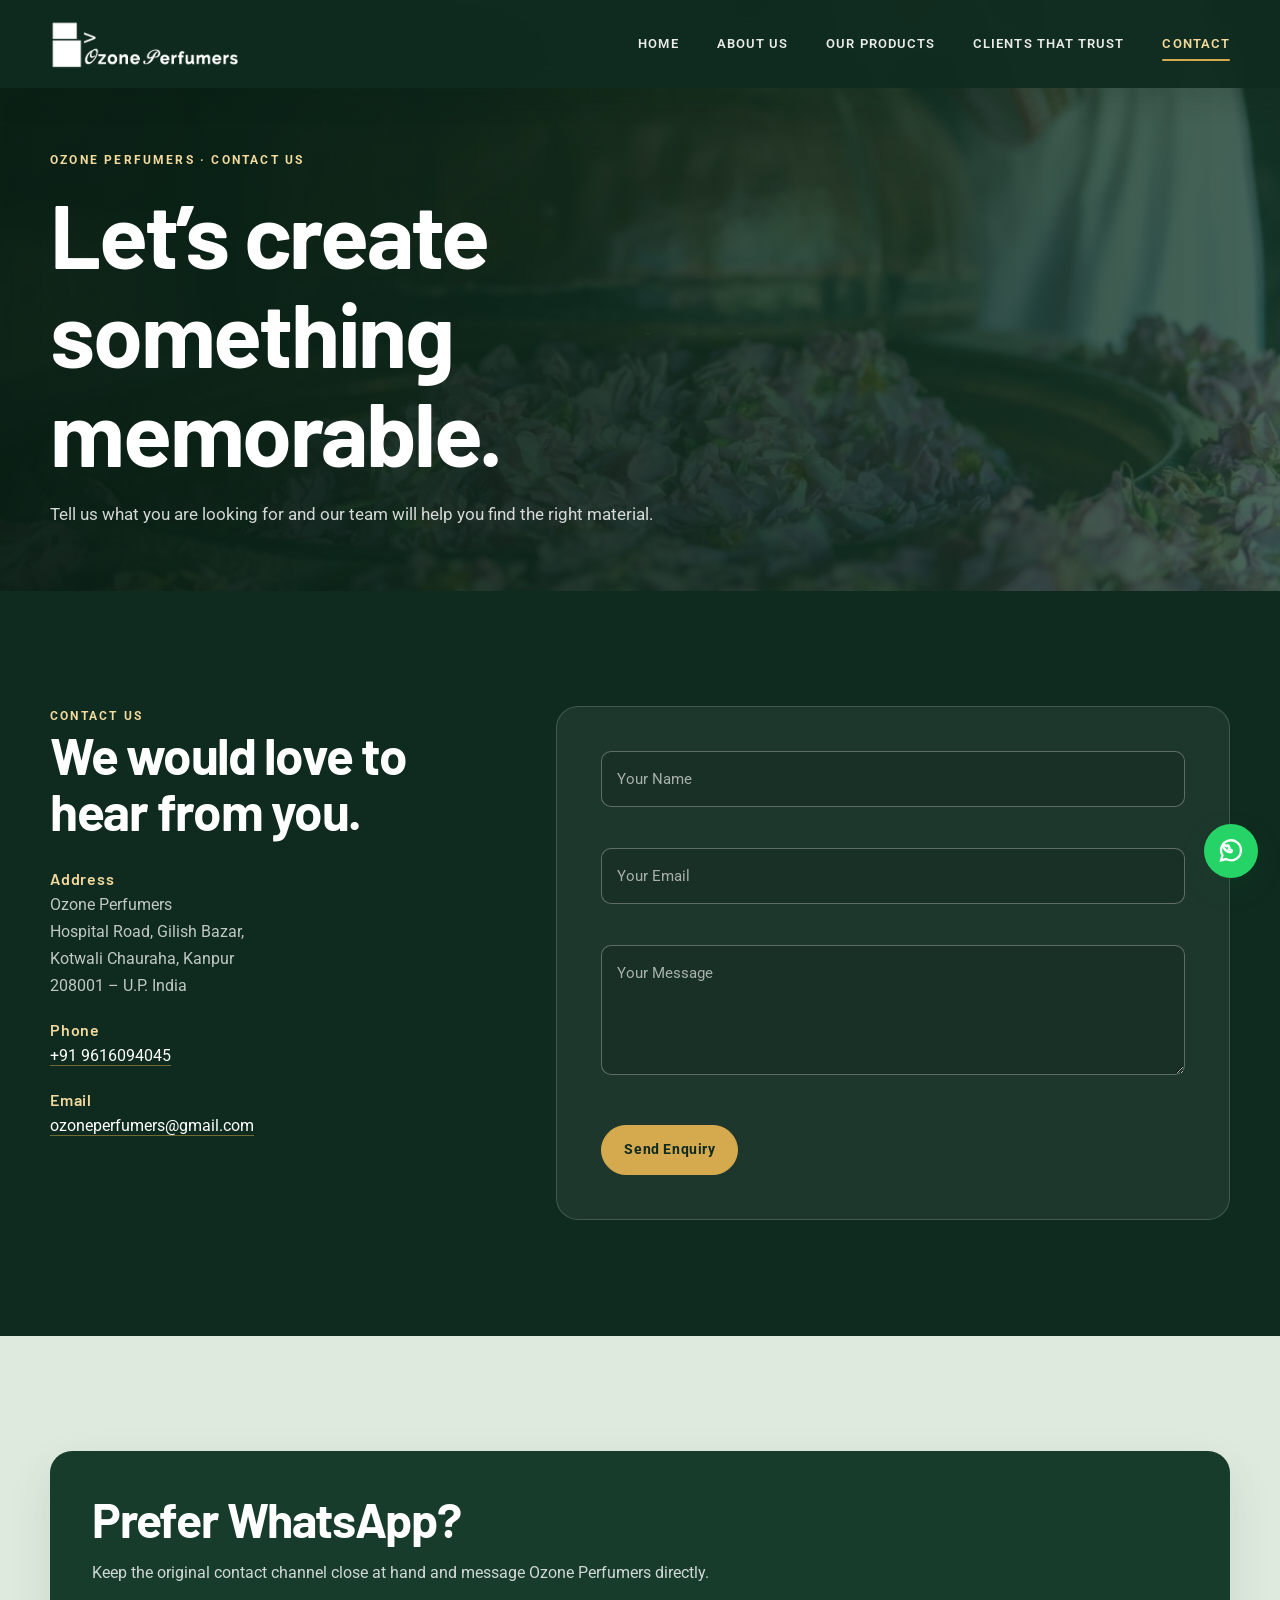
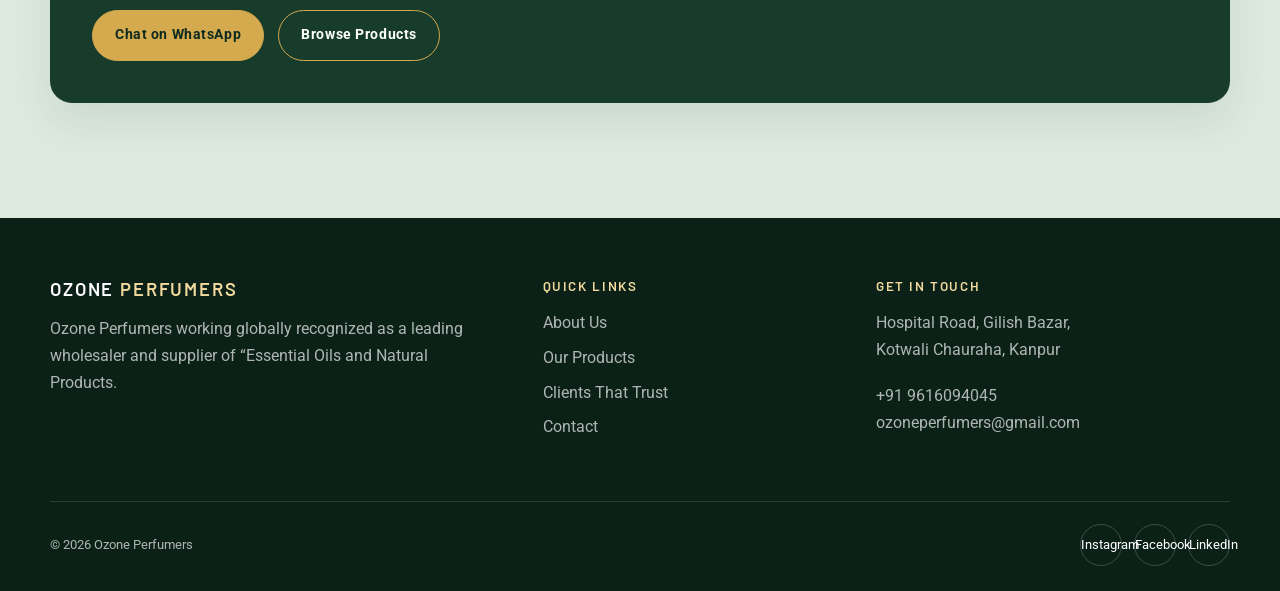
<file: contact.html>
<!doctype html>
<html lang="en">
<head>
  <meta charset="utf-8">
  <meta name="viewport" content="width=device-width, initial-scale=1">
  <meta name="description" content="Contact Ozone Perfumers for essential oils, fragrances and natural product enquiries.">
  <title>Contact Us | Ozone Perfumers</title>
  <link rel="preconnect" href="https://fonts.googleapis.com">
  <link rel="preconnect" href="https://fonts.gstatic.com" crossorigin>
  <link href="https://fonts.googleapis.com/css2?family=Barlow:wght@400;500;600;700&family=Roboto:wght@400;500;700&display=swap" rel="stylesheet">
  <link rel="stylesheet" href="inner-page.css">
</head>
<body id="top">
  <header class="site-header" id="site-header"><div class="wrap header-inner"><a class="brand" href="index.html" aria-label="Ozone Perfumers home"><img src="assets/ozone-logo.png" alt="Ozone Perfumers"></a><button class="menu-toggle" type="button" aria-label="Open menu" aria-expanded="false" aria-controls="site-nav"><span></span></button><nav class="desktop-nav" id="site-nav" aria-label="Primary navigation"><a class="nav-link" href="index.html">Home</a><a class="nav-link" href="about.html">About Us</a><a class="nav-link" href="products.html">Our Products</a><a class="nav-link" href="index.html#trust">Clients That Trust</a><a class="nav-link current" href="contact.html" aria-current="page">Contact</a></nav></div></header>
  <main>
    <section class="page-hero" aria-labelledby="page-title"><div class="wrap"><div class="eyebrow">Ozone Perfumers · Contact Us</div><h1 id="page-title">Let’s create something memorable.</h1><p>Tell us what you are looking for and our team will help you find the right material.</p></div></section>
    <section class="section contact-section" aria-labelledby="contact-title"><div class="wrap contact-grid"><div><div class="kicker">Contact Us</div><h2 id="contact-title">We would love to hear from you.</h2><div class="contact-details"><p><strong>Address</strong>Ozone Perfumers<br>Hospital Road, Gilish Bazar,<br>Kotwali Chauraha, Kanpur<br>208001 – U.P. India</p><p><strong>Phone</strong><a href="tel:+919616094045">+91 9616094045</a></p><p><strong>Email</strong><a href="mailto:ozoneperfumers@gmail.com">ozoneperfumers@gmail.com</a></p></div></div><form class="contact-form" id="contact-form" novalidate><div class="field"><input id="name" name="name" type="text" autocomplete="name" placeholder=" " required aria-describedby="name-error"><label for="name">Your Name</label><span class="field-error" id="name-error" aria-live="polite"></span></div><div class="field"><input id="email" name="email" type="email" autocomplete="email" placeholder=" " required aria-describedby="email-error"><label for="email">Your Email</label><span class="field-error" id="email-error" aria-live="polite"></span></div><div class="field"><textarea id="message" name="message" placeholder=" " required aria-describedby="message-error"></textarea><label for="message">Your Message</label><span class="field-error" id="message-error" aria-live="polite"></span></div><div class="form-actions"><button class="btn" type="submit"><span class="spinner" aria-hidden="true"></span><span>Send Enquiry</span></button><span class="form-status" id="form-status" role="status"></span></div></form></div></section>
    <section class="section section--tint"><div class="wrap"><div class="cta-band"><h2>Prefer WhatsApp?</h2><p>Keep the original contact channel close at hand and message Ozone Perfumers directly.</p><div class="cta-actions"><a class="btn" href="https://wa.me/919616094045" target="_blank" rel="noopener">Chat on WhatsApp</a><a class="btn btn--outline" href="products.html">Browse Products</a></div></div></div></section>
  </main>
  <footer class="site-footer"><div class="wrap footer-grid"><div><a class="footer-brand" href="index.html">Ozone <span>Perfumers</span></a><p>Ozone Perfumers working globally recognized as a leading wholesaler and supplier of “Essential Oils and Natural Products.</p></div><div><div class="footer-title">Quick Links</div><nav class="footer-links" aria-label="Footer navigation"><a href="about.html">About Us</a><a href="products.html">Our Products</a><a href="index.html#trust">Clients That Trust</a><a href="contact.html">Contact</a></nav></div><div><div class="footer-title">Get In Touch</div><p>Hospital Road, Gilish Bazar,<br>Kotwali Chauraha, Kanpur</p><p><a href="tel:+919616094045">+91 9616094045</a><br><a href="mailto:ozoneperfumers@gmail.com">ozoneperfumers@gmail.com</a></p></div></div><div class="wrap footer-bottom"><span>© 2026 Ozone Perfumers</span><div class="socials" aria-label="Social media"><a href="#" aria-label="Instagram">Instagram</a><a href="#" aria-label="Facebook">Facebook</a><a href="#" aria-label="LinkedIn">LinkedIn</a></div></div></footer>
  <a class="whatsapp" href="https://wa.me/919616094045" aria-label="Chat on WhatsApp" target="_blank" rel="noopener"><svg viewBox="0 0 24 24" aria-hidden="true" fill="none" stroke="currentColor" stroke-width="2"><path d="M20.5 11.5a8.5 8.5 0 0 1-12.6 7.4L3.5 20l1.2-4.3A8.5 8.5 0 1 1 20.5 11.5Z"/><path d="M8.2 7.8c.2-.5.4-.5.8-.5h.5c.2 0 .4.1.5.4l.7 1.6c.1.2.1.4-.1.6l-.5.6c.2.2.4.2.6-.1l1.6.7c.3.1.4.3.4.5v.5c0 .4-.1.7-.5.8-.4.2-.9.2-1.4.1-2.8-.7-4.8-2.6-5.6-5.4-.1-.5-.1-1 .1-1.4Z"/></svg></a><a class="back-top" href="#top" aria-label="Back to top" aria-hidden="true" tabindex="-1">↑</a><div class="toast" id="toast" role="status" aria-live="polite">Thank you — your enquiry is ready to send.</div><script src="inner-page.js" defer></script>
</body>
</html>
</file>
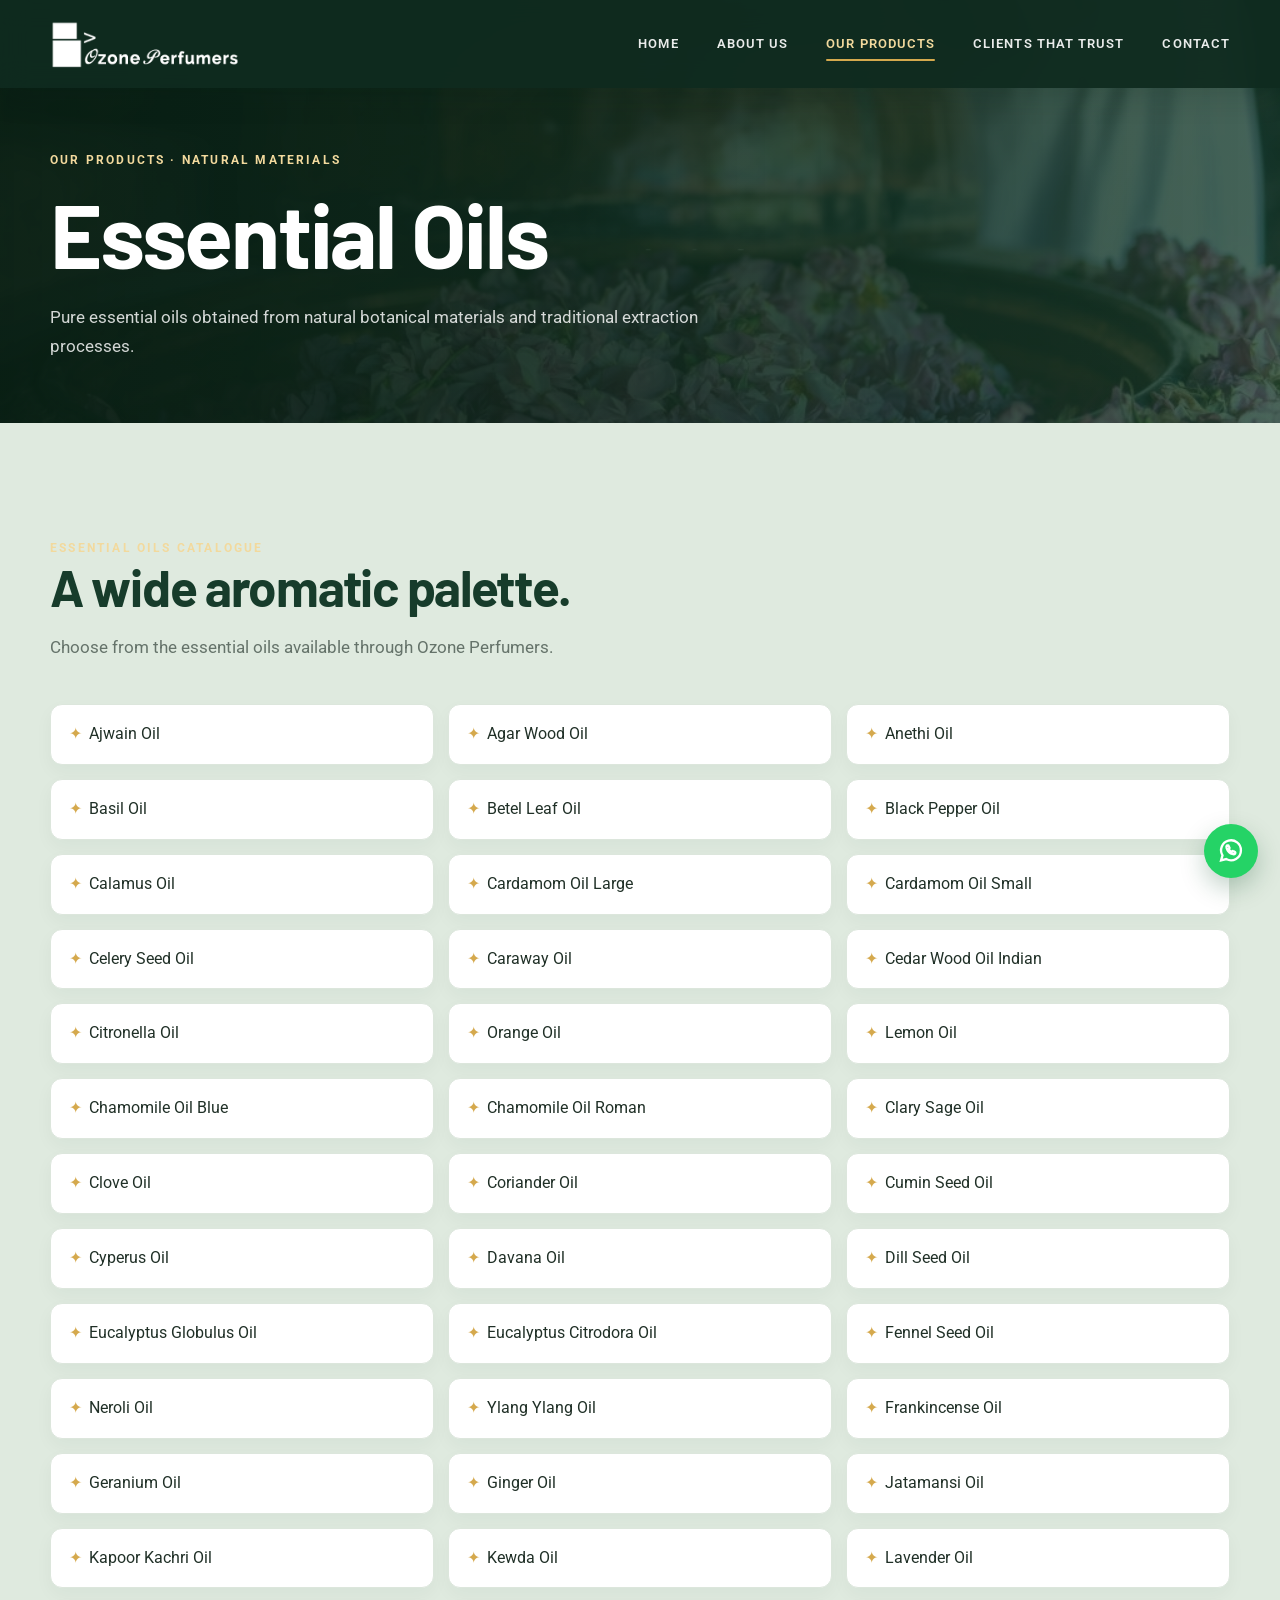
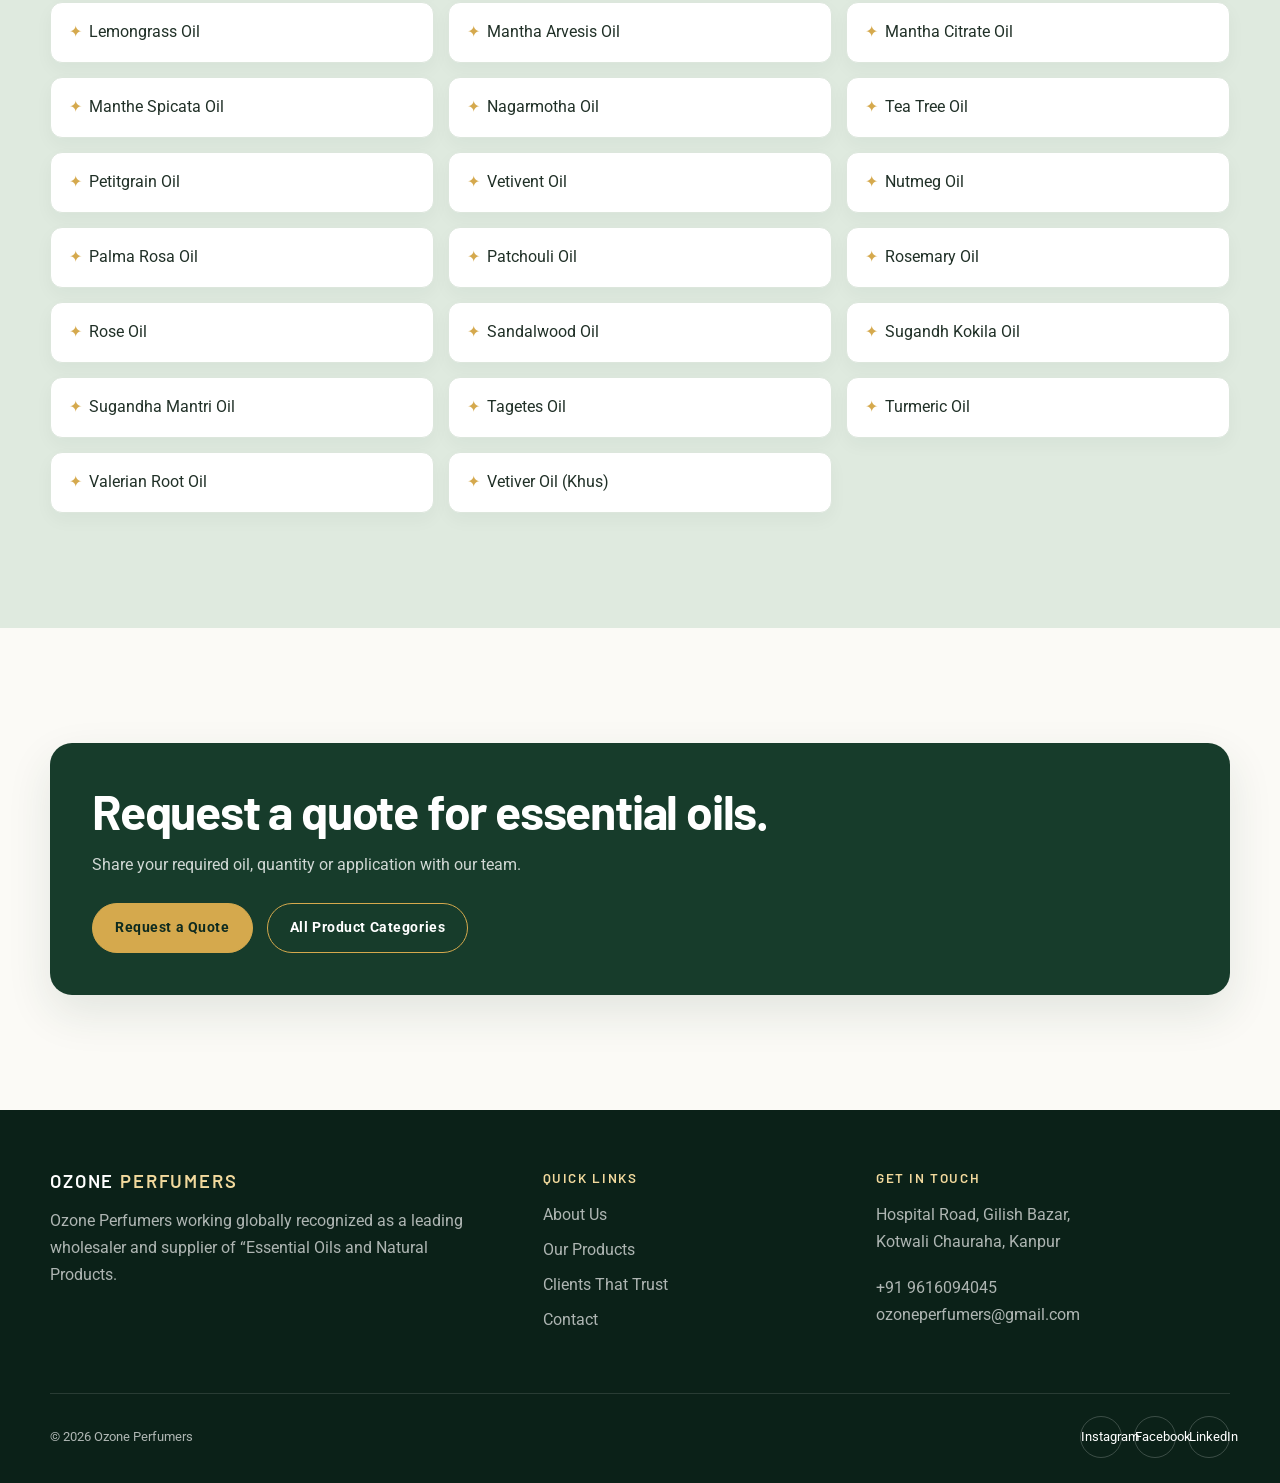
<file: essential-oils.html>
<!doctype html><html lang="en"><head><meta charset="utf-8"><meta name="viewport" content="width=device-width, initial-scale=1"><meta name="description" content="Essential oils supplied by Ozone Perfumers."><title>Essential Oils | Ozone Perfumers</title><link rel="preconnect" href="https://fonts.googleapis.com"><link rel="preconnect" href="https://fonts.gstatic.com" crossorigin><link href="https://fonts.googleapis.com/css2?family=Barlow:wght@400;500;600;700&family=Roboto:wght@400;500;700&display=swap" rel="stylesheet"><link rel="stylesheet" href="inner-page.css"></head><body id="top">
<header class="site-header" id="site-header"><div class="wrap header-inner"><a class="brand" href="index.html" aria-label="Ozone Perfumers home"><img src="assets/ozone-logo.png" alt="Ozone Perfumers"></a><button class="menu-toggle" type="button" aria-label="Open menu" aria-expanded="false" aria-controls="site-nav"><span></span></button><nav class="desktop-nav" id="site-nav" aria-label="Primary navigation"><a class="nav-link" href="index.html">Home</a><a class="nav-link" href="about.html">About Us</a><a class="nav-link current" href="products.html" aria-current="page">Our Products</a><a class="nav-link" href="index.html#trust">Clients That Trust</a><a class="nav-link" href="contact.html">Contact</a></nav></div></header>
<main><section class="page-hero" aria-labelledby="page-title"><div class="wrap"><div class="eyebrow">Our Products · Natural Materials</div><h1 id="page-title">Essential Oils</h1><p>Pure essential oils obtained from natural botanical materials and traditional extraction processes.</p></div></section><section class="section section--tint"><div class="wrap"><div class="section-heading"><div class="kicker">Essential Oils Catalogue</div><h2>A wide aromatic palette.</h2><p>Choose from the essential oils available through Ozone Perfumers.</p></div><ul class="catalog-list"><li>Ajwain Oil</li><li>Agar Wood Oil</li><li>Anethi Oil</li><li>Basil Oil</li><li>Betel Leaf Oil</li><li>Black Pepper Oil</li><li>Calamus Oil</li><li>Cardamom Oil Large</li><li>Cardamom Oil Small</li><li>Celery Seed Oil</li><li>Caraway Oil</li><li>Cedar Wood Oil Indian</li><li>Citronella Oil</li><li>Orange Oil</li><li>Lemon Oil</li><li>Chamomile Oil Blue</li><li>Chamomile Oil Roman</li><li>Clary Sage Oil</li><li>Clove Oil</li><li>Coriander Oil</li><li>Cumin Seed Oil</li><li>Cyperus Oil</li><li>Davana Oil</li><li>Dill Seed Oil</li><li>Eucalyptus Globulus Oil</li><li>Eucalyptus Citrodora Oil</li><li>Fennel Seed Oil</li><li>Neroli Oil</li><li>Ylang Ylang Oil</li><li>Frankincense Oil</li><li>Geranium Oil</li><li>Ginger Oil</li><li>Jatamansi Oil</li><li>Kapoor Kachri Oil</li><li>Kewda Oil</li><li>Lavender Oil</li><li>Lemongrass Oil</li><li>Mantha Arvesis Oil</li><li>Mantha Citrate Oil</li><li>Manthe Spicata Oil</li><li>Nagarmotha Oil</li><li>Tea Tree Oil</li><li>Petitgrain Oil</li><li>Vetivent Oil</li><li>Nutmeg Oil</li><li>Palma Rosa Oil</li><li>Patchouli Oil</li><li>Rosemary Oil</li><li>Rose Oil</li><li>Sandalwood Oil</li><li>Sugandh Kokila Oil</li><li>Sugandha Mantri Oil</li><li>Tagetes Oil</li><li>Turmeric Oil</li><li>Valerian Root Oil</li><li>Vetiver Oil (Khus)</li></ul></div></section><section class="section"><div class="wrap"><div class="cta-band"><h2>Request a quote for essential oils.</h2><p>Share your required oil, quantity or application with our team.</p><div class="cta-actions"><a class="btn" href="contact.html">Request a Quote</a><a class="btn btn--outline" href="products.html">All Product Categories</a></div></div></div></section></main>
<footer class="site-footer"><div class="wrap footer-grid"><div><a class="footer-brand" href="index.html">Ozone <span>Perfumers</span></a><p>Ozone Perfumers working globally recognized as a leading wholesaler and supplier of “Essential Oils and Natural Products.</p></div><div><div class="footer-title">Quick Links</div><nav class="footer-links" aria-label="Footer navigation"><a href="about.html">About Us</a><a href="products.html">Our Products</a><a href="index.html#trust">Clients That Trust</a><a href="contact.html">Contact</a></nav></div><div><div class="footer-title">Get In Touch</div><p>Hospital Road, Gilish Bazar,<br>Kotwali Chauraha, Kanpur</p><p><a href="tel:+919616094045">+91 9616094045</a><br><a href="mailto:ozoneperfumers@gmail.com">ozoneperfumers@gmail.com</a></p></div></div><div class="wrap footer-bottom"><span>© 2026 Ozone Perfumers</span><div class="socials" aria-label="Social media"><a href="#" aria-label="Instagram">Instagram</a><a href="#" aria-label="Facebook">Facebook</a><a href="#" aria-label="LinkedIn">LinkedIn</a></div></div></footer><a class="whatsapp" href="https://wa.me/919616094045" aria-label="Chat on WhatsApp" target="_blank" rel="noopener"><svg viewBox="0 0 24 24" aria-hidden="true" fill="none" stroke="currentColor" stroke-width="2"><path d="M20.5 11.5a8.5 8.5 0 0 1-12.6 7.4L3.5 20l1.2-4.3A8.5 8.5 0 1 1 20.5 11.5Z"/><path d="M8.2 7.8c.2-.5.4-.5.8-.5h.5c.2 0 .4.1.5.4l.7 1.6c.1.2.1.4-.1.6l-.5.6c.6 1.1 1.4 1.8 2.5 2.3l.5-.6c.2-.2.4-.2.6-.1l1.6.7c.3.1.4.3.4.5v.5c0 .4-.1.7-.5.8-.4.2-.9.2-1.4.1-2.8-.7-4.8-2.6-5.6-5.4-.1-.5-.1-1 .1-1.4Z"/></svg></a><a class="back-top" href="#top" aria-label="Back to top" aria-hidden="true" tabindex="-1">↑</a><script src="inner-page.js" defer></script></body></html>
</file>
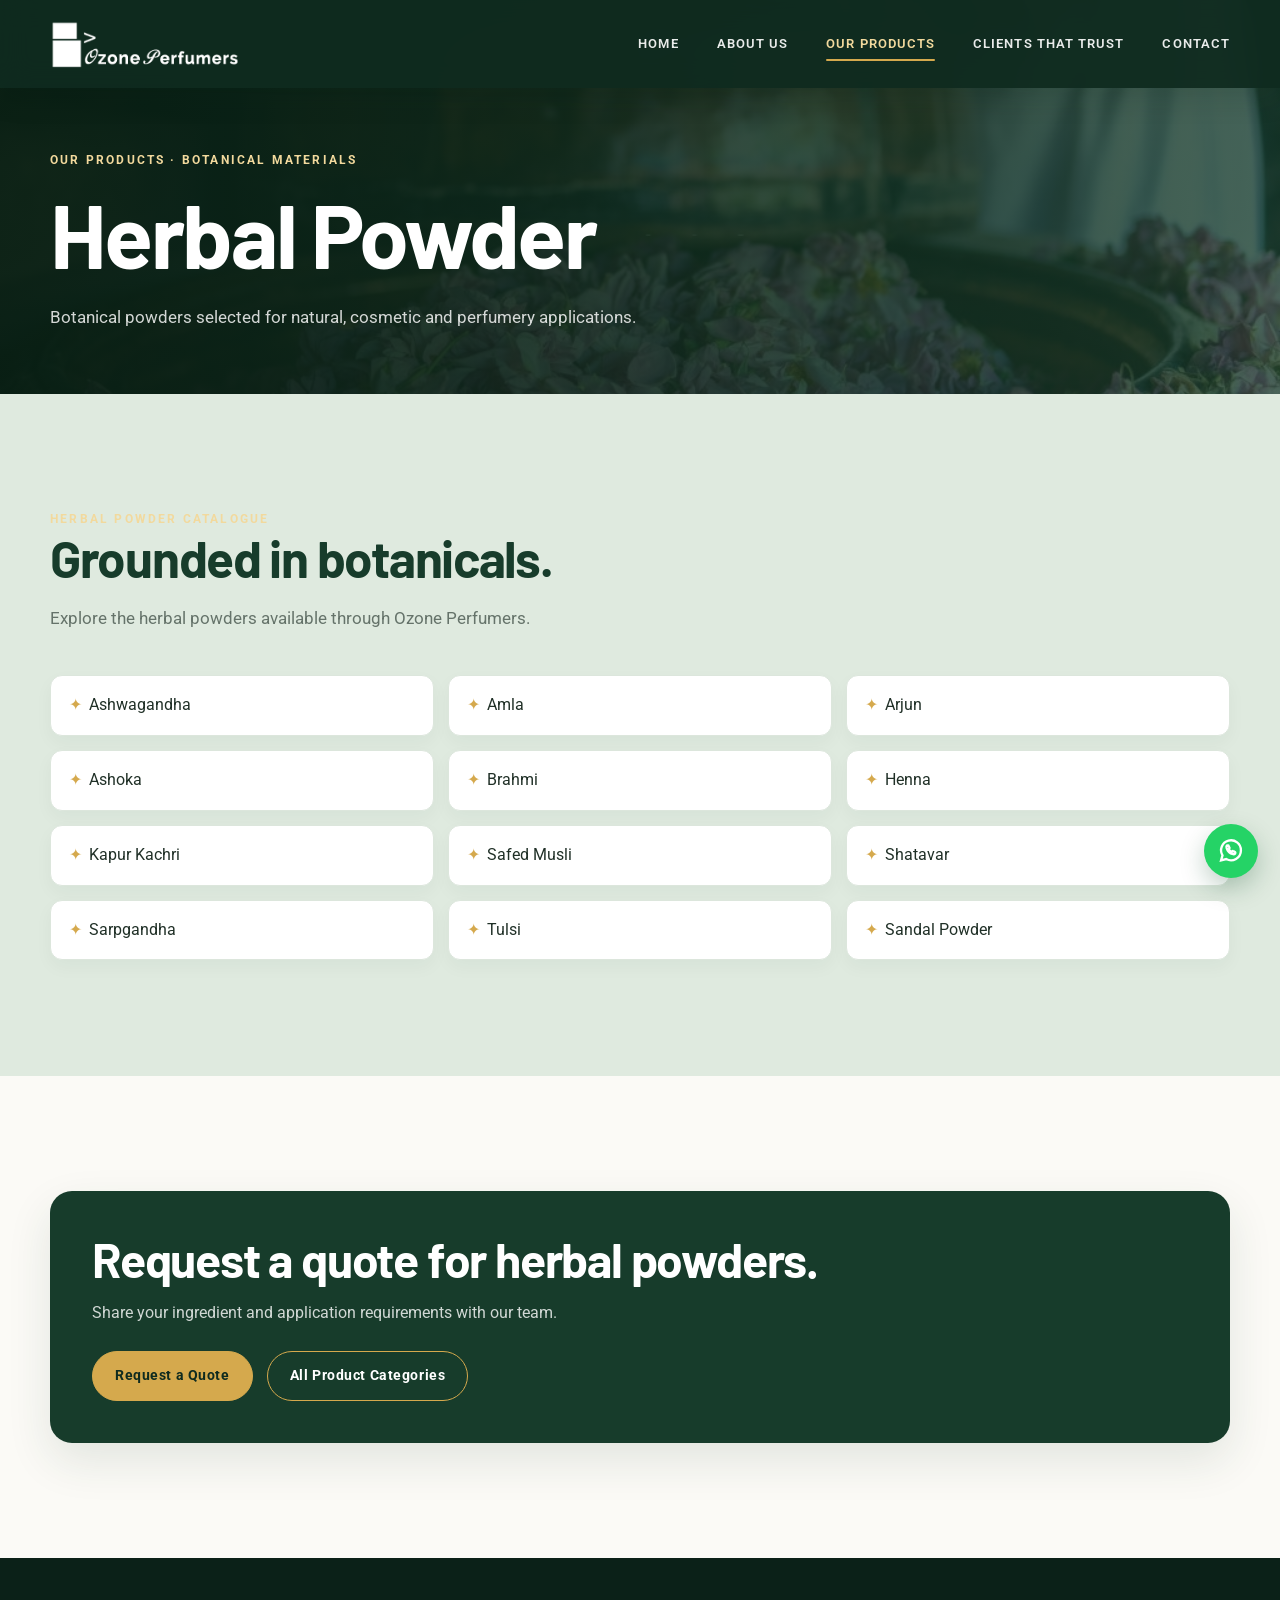
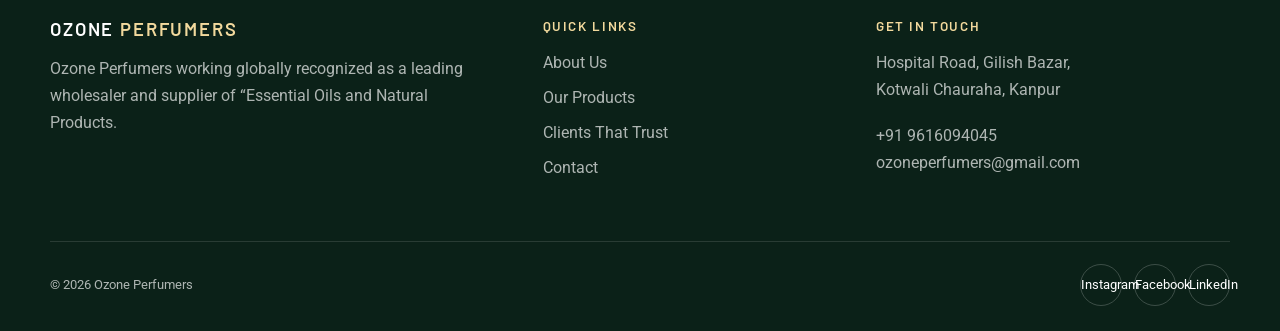
<file: herbal-powder.html>
<!doctype html><html lang="en"><head><meta charset="utf-8"><meta name="viewport" content="width=device-width, initial-scale=1"><meta name="description" content="Herbal powders supplied by Ozone Perfumers."><title>Herbal Powder | Ozone Perfumers</title><link rel="preconnect" href="https://fonts.googleapis.com"><link rel="preconnect" href="https://fonts.gstatic.com" crossorigin><link href="https://fonts.googleapis.com/css2?family=Barlow:wght@400;500;600;700&family=Roboto:wght@400;500;700&display=swap" rel="stylesheet"><link rel="stylesheet" href="inner-page.css"></head><body id="top">
<header class="site-header" id="site-header"><div class="wrap header-inner"><a class="brand" href="index.html" aria-label="Ozone Perfumers home"><img src="assets/ozone-logo.png" alt="Ozone Perfumers"></a><button class="menu-toggle" type="button" aria-label="Open menu" aria-expanded="false" aria-controls="site-nav"><span></span></button><nav class="desktop-nav" id="site-nav" aria-label="Primary navigation"><a class="nav-link" href="index.html">Home</a><a class="nav-link" href="about.html">About Us</a><a class="nav-link current" href="products.html" aria-current="page">Our Products</a><a class="nav-link" href="index.html#trust">Clients That Trust</a><a class="nav-link" href="contact.html">Contact</a></nav></div></header>
<main><section class="page-hero" aria-labelledby="page-title"><div class="wrap"><div class="eyebrow">Our Products · Botanical Materials</div><h1 id="page-title">Herbal Powder</h1><p>Botanical powders selected for natural, cosmetic and perfumery applications.</p></div></section><section class="section section--tint"><div class="wrap"><div class="section-heading"><div class="kicker">Herbal Powder Catalogue</div><h2>Grounded in botanicals.</h2><p>Explore the herbal powders available through Ozone Perfumers.</p></div><ul class="catalog-list"><li>Ashwagandha</li><li>Amla</li><li>Arjun</li><li>Ashoka</li><li>Brahmi</li><li>Henna</li><li>Kapur Kachri</li><li>Safed Musli</li><li>Shatavar</li><li>Sarpgandha</li><li>Tulsi</li><li>Sandal Powder</li></ul></div></section><section class="section"><div class="wrap"><div class="cta-band"><h2>Request a quote for herbal powders.</h2><p>Share your ingredient and application requirements with our team.</p><div class="cta-actions"><a class="btn" href="contact.html">Request a Quote</a><a class="btn btn--outline" href="products.html">All Product Categories</a></div></div></div></section></main>
<footer class="site-footer"><div class="wrap footer-grid"><div><a class="footer-brand" href="index.html">Ozone <span>Perfumers</span></a><p>Ozone Perfumers working globally recognized as a leading wholesaler and supplier of “Essential Oils and Natural Products.</p></div><div><div class="footer-title">Quick Links</div><nav class="footer-links" aria-label="Footer navigation"><a href="about.html">About Us</a><a href="products.html">Our Products</a><a href="index.html#trust">Clients That Trust</a><a href="contact.html">Contact</a></nav></div><div><div class="footer-title">Get In Touch</div><p>Hospital Road, Gilish Bazar,<br>Kotwali Chauraha, Kanpur</p><p><a href="tel:+919616094045">+91 9616094045</a><br><a href="mailto:ozoneperfumers@gmail.com">ozoneperfumers@gmail.com</a></p></div></div><div class="wrap footer-bottom"><span>© 2026 Ozone Perfumers</span><div class="socials" aria-label="Social media"><a href="#" aria-label="Instagram">Instagram</a><a href="#" aria-label="Facebook">Facebook</a><a href="#" aria-label="LinkedIn">LinkedIn</a></div></div></footer><a class="whatsapp" href="https://wa.me/919616094045" aria-label="Chat on WhatsApp" target="_blank" rel="noopener"><svg viewBox="0 0 24 24" aria-hidden="true" fill="none" stroke="currentColor" stroke-width="2"><path d="M20.5 11.5a8.5 8.5 0 0 1-12.6 7.4L3.5 20l1.2-4.3A8.5 8.5 0 1 1 20.5 11.5Z"/><path d="M8.2 7.8c.2-.5.4-.5.8-.5h.5c.2 0 .4.1.5.4l.7 1.6c.1.2.1.4-.1.6l-.5.6c.6 1.1 1.4 1.8 2.5 2.3l.5-.6c.2-.2.4-.2.6-.1l1.6.7c.3.1.4.3.4.5v.5c0 .4-.1.7-.5.8-.4.2-.9.2-1.4.1-2.8-.7-4.8-2.6-5.6-5.4-.1-.5-.1-1 .1-1.4Z"/></svg></a><a class="back-top" href="#top" aria-label="Back to top" aria-hidden="true" tabindex="-1">↑</a><script src="inner-page.js" defer></script></body></html>
</file>
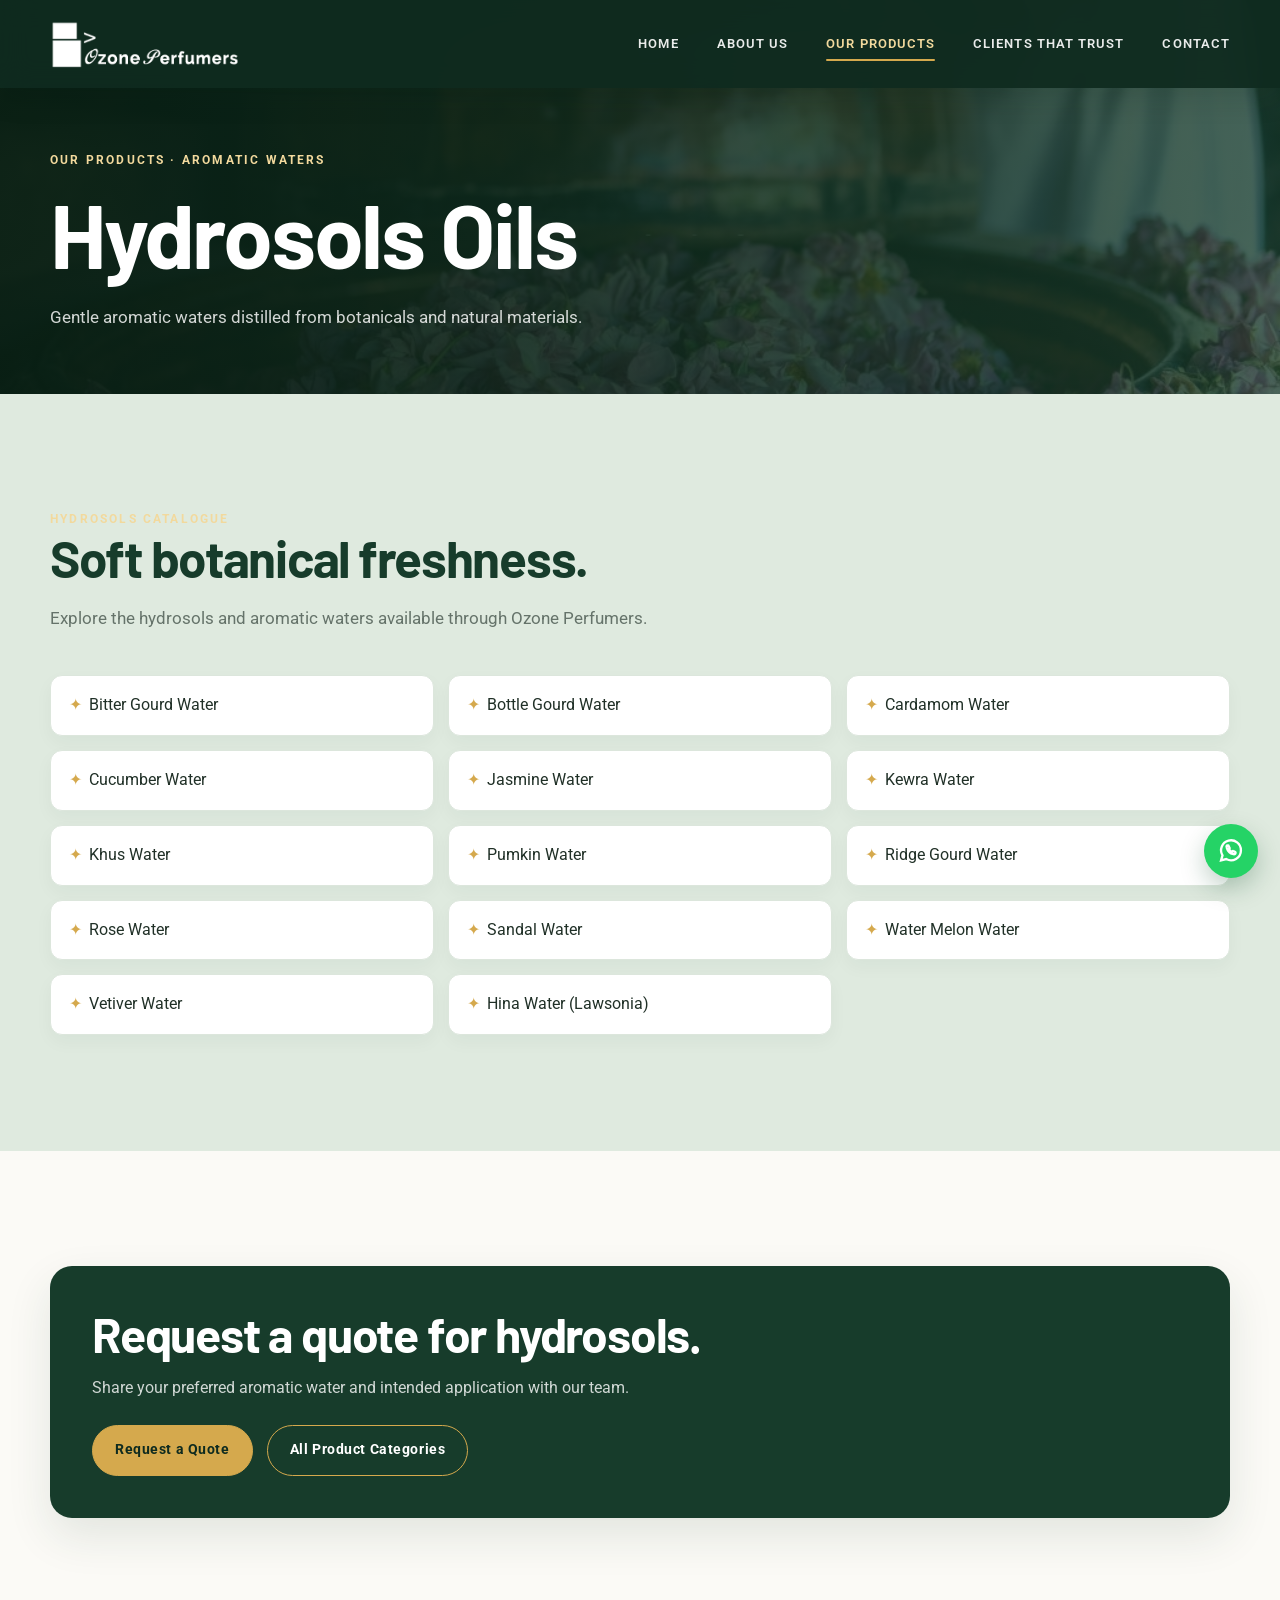
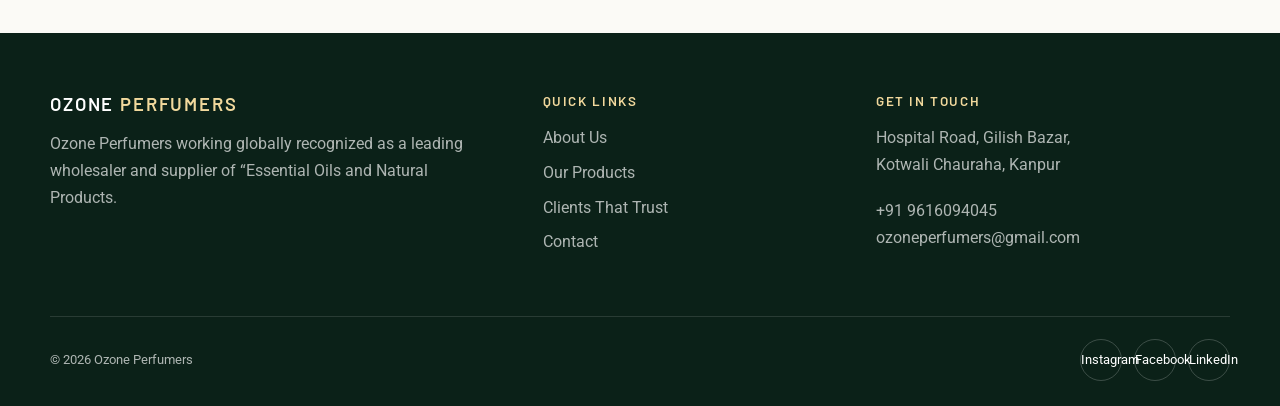
<file: hydrosols-oils.html>
<!doctype html><html lang="en"><head><meta charset="utf-8"><meta name="viewport" content="width=device-width, initial-scale=1"><meta name="description" content="Hydrosols and aromatic waters supplied by Ozone Perfumers."><title>Hydrosols Oils | Ozone Perfumers</title><link rel="preconnect" href="https://fonts.googleapis.com"><link rel="preconnect" href="https://fonts.gstatic.com" crossorigin><link href="https://fonts.googleapis.com/css2?family=Barlow:wght@400;500;600;700&family=Roboto:wght@400;500;700&display=swap" rel="stylesheet"><link rel="stylesheet" href="inner-page.css"></head><body id="top">
<header class="site-header" id="site-header"><div class="wrap header-inner"><a class="brand" href="index.html" aria-label="Ozone Perfumers home"><img src="assets/ozone-logo.png" alt="Ozone Perfumers"></a><button class="menu-toggle" type="button" aria-label="Open menu" aria-expanded="false" aria-controls="site-nav"><span></span></button><nav class="desktop-nav" id="site-nav" aria-label="Primary navigation"><a class="nav-link" href="index.html">Home</a><a class="nav-link" href="about.html">About Us</a><a class="nav-link current" href="products.html" aria-current="page">Our Products</a><a class="nav-link" href="index.html#trust">Clients That Trust</a><a class="nav-link" href="contact.html">Contact</a></nav></div></header>
<main><section class="page-hero" aria-labelledby="page-title"><div class="wrap"><div class="eyebrow">Our Products · Aromatic Waters</div><h1 id="page-title">Hydrosols Oils</h1><p>Gentle aromatic waters distilled from botanicals and natural materials.</p></div></section><section class="section section--tint"><div class="wrap"><div class="section-heading"><div class="kicker">Hydrosols Catalogue</div><h2>Soft botanical freshness.</h2><p>Explore the hydrosols and aromatic waters available through Ozone Perfumers.</p></div><ul class="catalog-list"><li>Bitter Gourd Water</li><li>Bottle Gourd Water</li><li>Cardamom Water</li><li>Cucumber Water</li><li>Jasmine Water</li><li>Kewra Water</li><li>Khus Water</li><li>Pumkin Water</li><li>Ridge Gourd Water</li><li>Rose Water</li><li>Sandal Water</li><li>Water Melon Water</li><li>Vetiver Water</li><li>Hina Water (Lawsonia)</li></ul></div></section><section class="section"><div class="wrap"><div class="cta-band"><h2>Request a quote for hydrosols.</h2><p>Share your preferred aromatic water and intended application with our team.</p><div class="cta-actions"><a class="btn" href="contact.html">Request a Quote</a><a class="btn btn--outline" href="products.html">All Product Categories</a></div></div></div></section></main>
<footer class="site-footer"><div class="wrap footer-grid"><div><a class="footer-brand" href="index.html">Ozone <span>Perfumers</span></a><p>Ozone Perfumers working globally recognized as a leading wholesaler and supplier of “Essential Oils and Natural Products.</p></div><div><div class="footer-title">Quick Links</div><nav class="footer-links" aria-label="Footer navigation"><a href="about.html">About Us</a><a href="products.html">Our Products</a><a href="index.html#trust">Clients That Trust</a><a href="contact.html">Contact</a></nav></div><div><div class="footer-title">Get In Touch</div><p>Hospital Road, Gilish Bazar,<br>Kotwali Chauraha, Kanpur</p><p><a href="tel:+919616094045">+91 9616094045</a><br><a href="mailto:ozoneperfumers@gmail.com">ozoneperfumers@gmail.com</a></p></div></div><div class="wrap footer-bottom"><span>© 2026 Ozone Perfumers</span><div class="socials" aria-label="Social media"><a href="#" aria-label="Instagram">Instagram</a><a href="#" aria-label="Facebook">Facebook</a><a href="#" aria-label="LinkedIn">LinkedIn</a></div></div></footer><a class="whatsapp" href="https://wa.me/919616094045" aria-label="Chat on WhatsApp" target="_blank" rel="noopener"><svg viewBox="0 0 24 24" aria-hidden="true" fill="none" stroke="currentColor" stroke-width="2"><path d="M20.5 11.5a8.5 8.5 0 0 1-12.6 7.4L3.5 20l1.2-4.3A8.5 8.5 0 1 1 20.5 11.5Z"/><path d="M8.2 7.8c.2-.5.4-.5.8-.5h.5c.2 0 .4.1.5.4l.7 1.6c.1.2.1.4.1.6l-.5.6c.6 1.1 1.4 1.8 2.5 2.3l.5-.6c.2-.2.4-.2.6-.1l1.6.7c.3.1.4.3.4.5v.5c0 .4-.1.7-.5.8-.4.2-.9.2-1.4.1-2.8-.7-4.8-2.6-5.6-5.4-.1-.5-.1-1-.1-1.4Z"/></svg></a><a class="back-top" href="#top" aria-label="Back to top" aria-hidden="true" tabindex="-1">↑</a><script src="inner-page.js" defer></script></body></html>
</file>
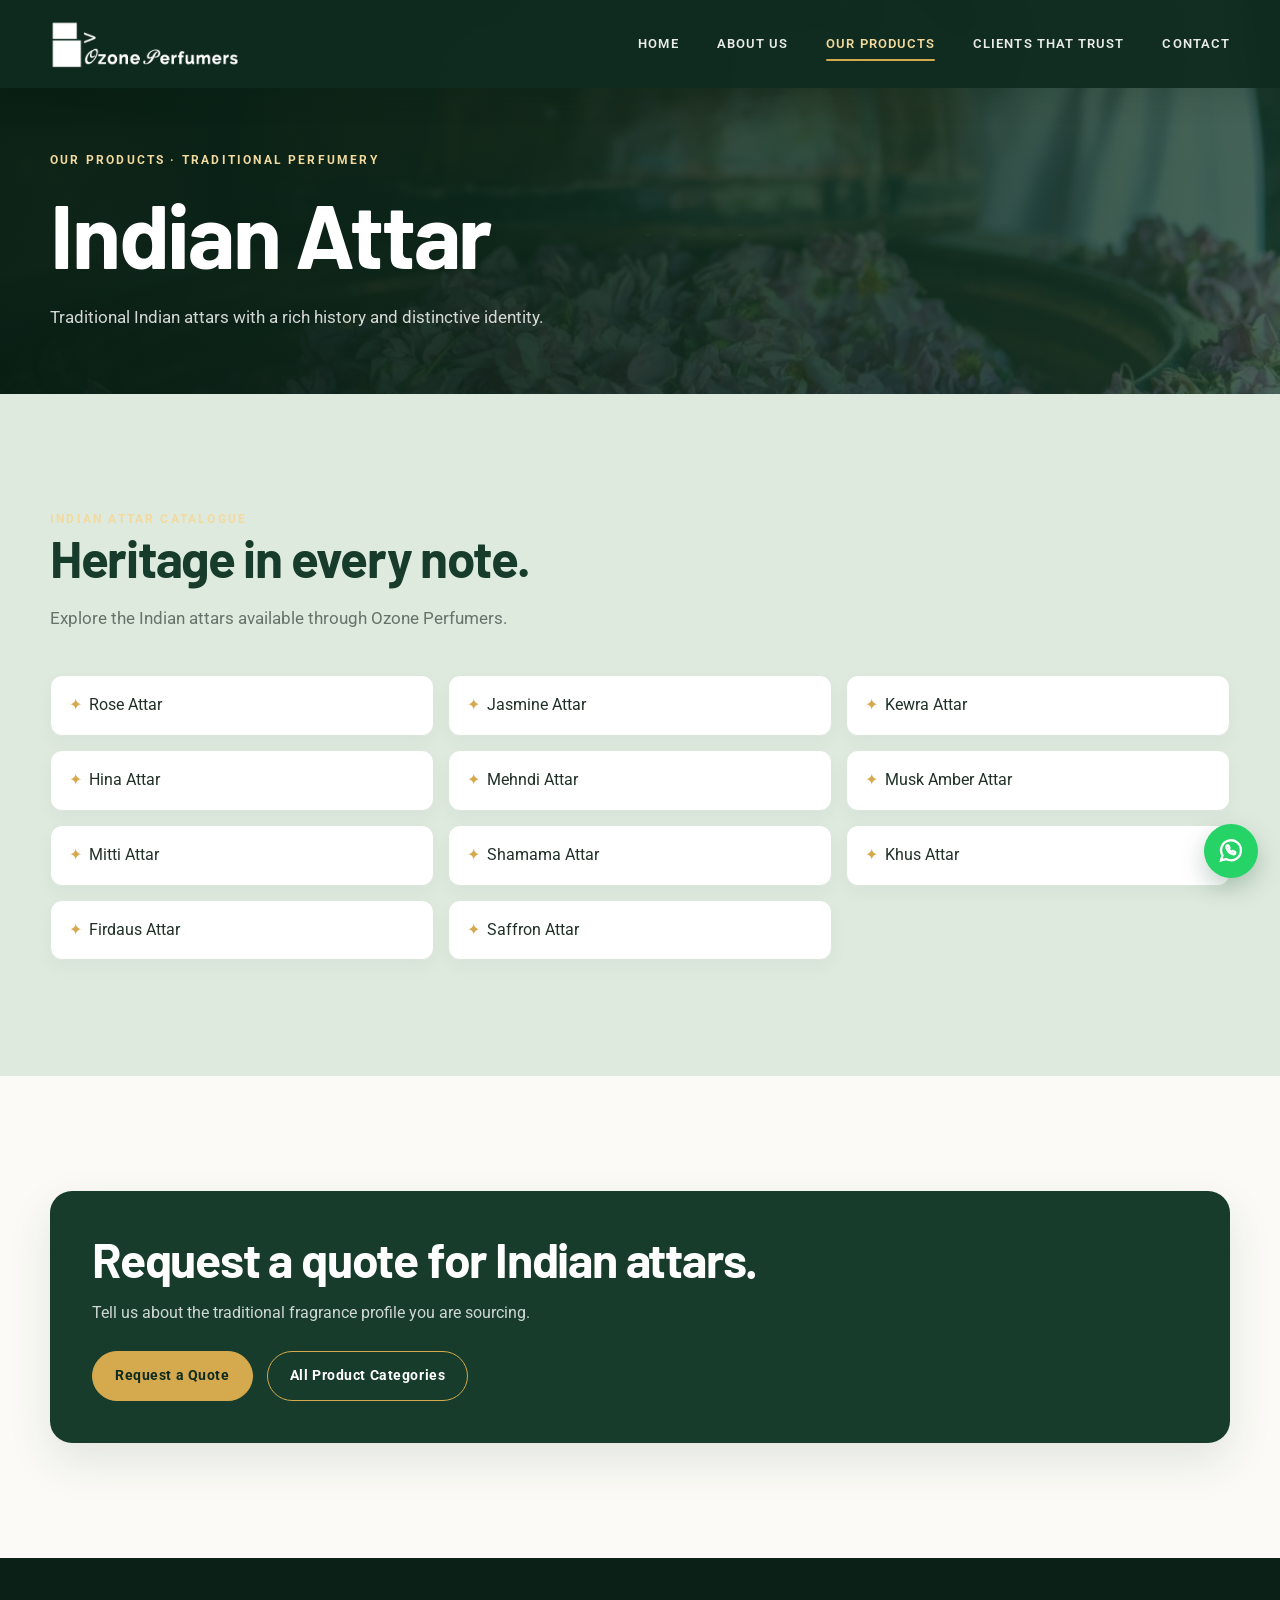
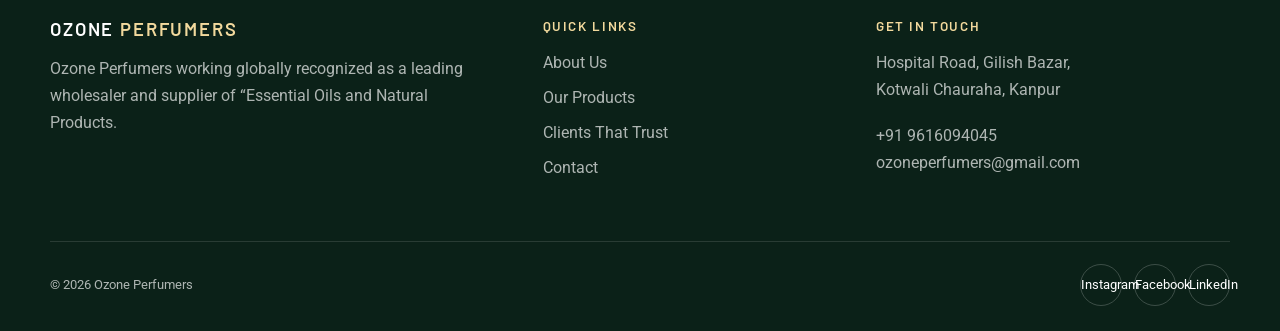
<file: indian-attar.html>
<!doctype html><html lang="en"><head><meta charset="utf-8"><meta name="viewport" content="width=device-width, initial-scale=1"><meta name="description" content="Indian attars supplied by Ozone Perfumers."><title>Indian Attar | Ozone Perfumers</title><link rel="preconnect" href="https://fonts.googleapis.com"><link rel="preconnect" href="https://fonts.gstatic.com" crossorigin><link href="https://fonts.googleapis.com/css2?family=Barlow:wght@400;500;600;700&family=Roboto:wght@400;500;700&display=swap" rel="stylesheet"><link rel="stylesheet" href="inner-page.css"></head><body id="top">
<header class="site-header" id="site-header"><div class="wrap header-inner"><a class="brand" href="index.html" aria-label="Ozone Perfumers home"><img src="assets/ozone-logo.png" alt="Ozone Perfumers"></a><button class="menu-toggle" type="button" aria-label="Open menu" aria-expanded="false" aria-controls="site-nav"><span></span></button><nav class="desktop-nav" id="site-nav" aria-label="Primary navigation"><a class="nav-link" href="index.html">Home</a><a class="nav-link" href="about.html">About Us</a><a class="nav-link current" href="products.html" aria-current="page">Our Products</a><a class="nav-link" href="index.html#trust">Clients That Trust</a><a class="nav-link" href="contact.html">Contact</a></nav></div></header>
<main><section class="page-hero" aria-labelledby="page-title"><div class="wrap"><div class="eyebrow">Our Products · Traditional Perfumery</div><h1 id="page-title">Indian Attar</h1><p>Traditional Indian attars with a rich history and distinctive identity.</p></div></section><section class="section section--tint"><div class="wrap"><div class="section-heading"><div class="kicker">Indian Attar Catalogue</div><h2>Heritage in every note.</h2><p>Explore the Indian attars available through Ozone Perfumers.</p></div><ul class="catalog-list"><li>Rose Attar</li><li>Jasmine Attar</li><li>Kewra Attar</li><li>Hina Attar</li><li>Mehndi Attar</li><li>Musk Amber Attar</li><li>Mitti Attar</li><li>Shamama Attar</li><li>Khus Attar</li><li>Firdaus Attar</li><li>Saffron Attar</li></ul></div></section><section class="section"><div class="wrap"><div class="cta-band"><h2>Request a quote for Indian attars.</h2><p>Tell us about the traditional fragrance profile you are sourcing.</p><div class="cta-actions"><a class="btn" href="contact.html">Request a Quote</a><a class="btn btn--outline" href="products.html">All Product Categories</a></div></div></div></section></main>
<footer class="site-footer"><div class="wrap footer-grid"><div><a class="footer-brand" href="index.html">Ozone <span>Perfumers</span></a><p>Ozone Perfumers working globally recognized as a leading wholesaler and supplier of “Essential Oils and Natural Products.</p></div><div><div class="footer-title">Quick Links</div><nav class="footer-links" aria-label="Footer navigation"><a href="about.html">About Us</a><a href="products.html">Our Products</a><a href="index.html#trust">Clients That Trust</a><a href="contact.html">Contact</a></nav></div><div><div class="footer-title">Get In Touch</div><p>Hospital Road, Gilish Bazar,<br>Kotwali Chauraha, Kanpur</p><p><a href="tel:+919616094045">+91 9616094045</a><br><a href="mailto:ozoneperfumers@gmail.com">ozoneperfumers@gmail.com</a></p></div></div><div class="wrap footer-bottom"><span>© 2026 Ozone Perfumers</span><div class="socials" aria-label="Social media"><a href="#" aria-label="Instagram">Instagram</a><a href="#" aria-label="Facebook">Facebook</a><a href="#" aria-label="LinkedIn">LinkedIn</a></div></div></footer><a class="whatsapp" href="https://wa.me/919616094045" aria-label="Chat on WhatsApp" target="_blank" rel="noopener"><svg viewBox="0 0 24 24" aria-hidden="true" fill="none" stroke="currentColor" stroke-width="2"><path d="M20.5 11.5a8.5 8.5 0 0 1-12.6 7.4L3.5 20l1.2-4.3A8.5 8.5 0 1 1 20.5 11.5Z"/><path d="M8.2 7.8c.2-.5.4-.5.8-.5h.5c.2 0 .4.1.5.4l.7 1.6c.1.2.1.4-.1.6l-.5.6c.6 1.1 1.4 1.8 2.5 2.3l.5-.6c.2-.2.4-.2.6-.1l1.6.7c.3.1.4.3.4.5v.5c0 .4-.1.7-.5.8-.4.2-.9.2-1.4.1-2.8-.7-4.8-2.6-5.6-5.4-.1-.5-.1-1 .1-1.4Z"/></svg></a><a class="back-top" href="#top" aria-label="Back to top" aria-hidden="true" tabindex="-1">↑</a><script src="inner-page.js" defer></script></body></html>
</file>
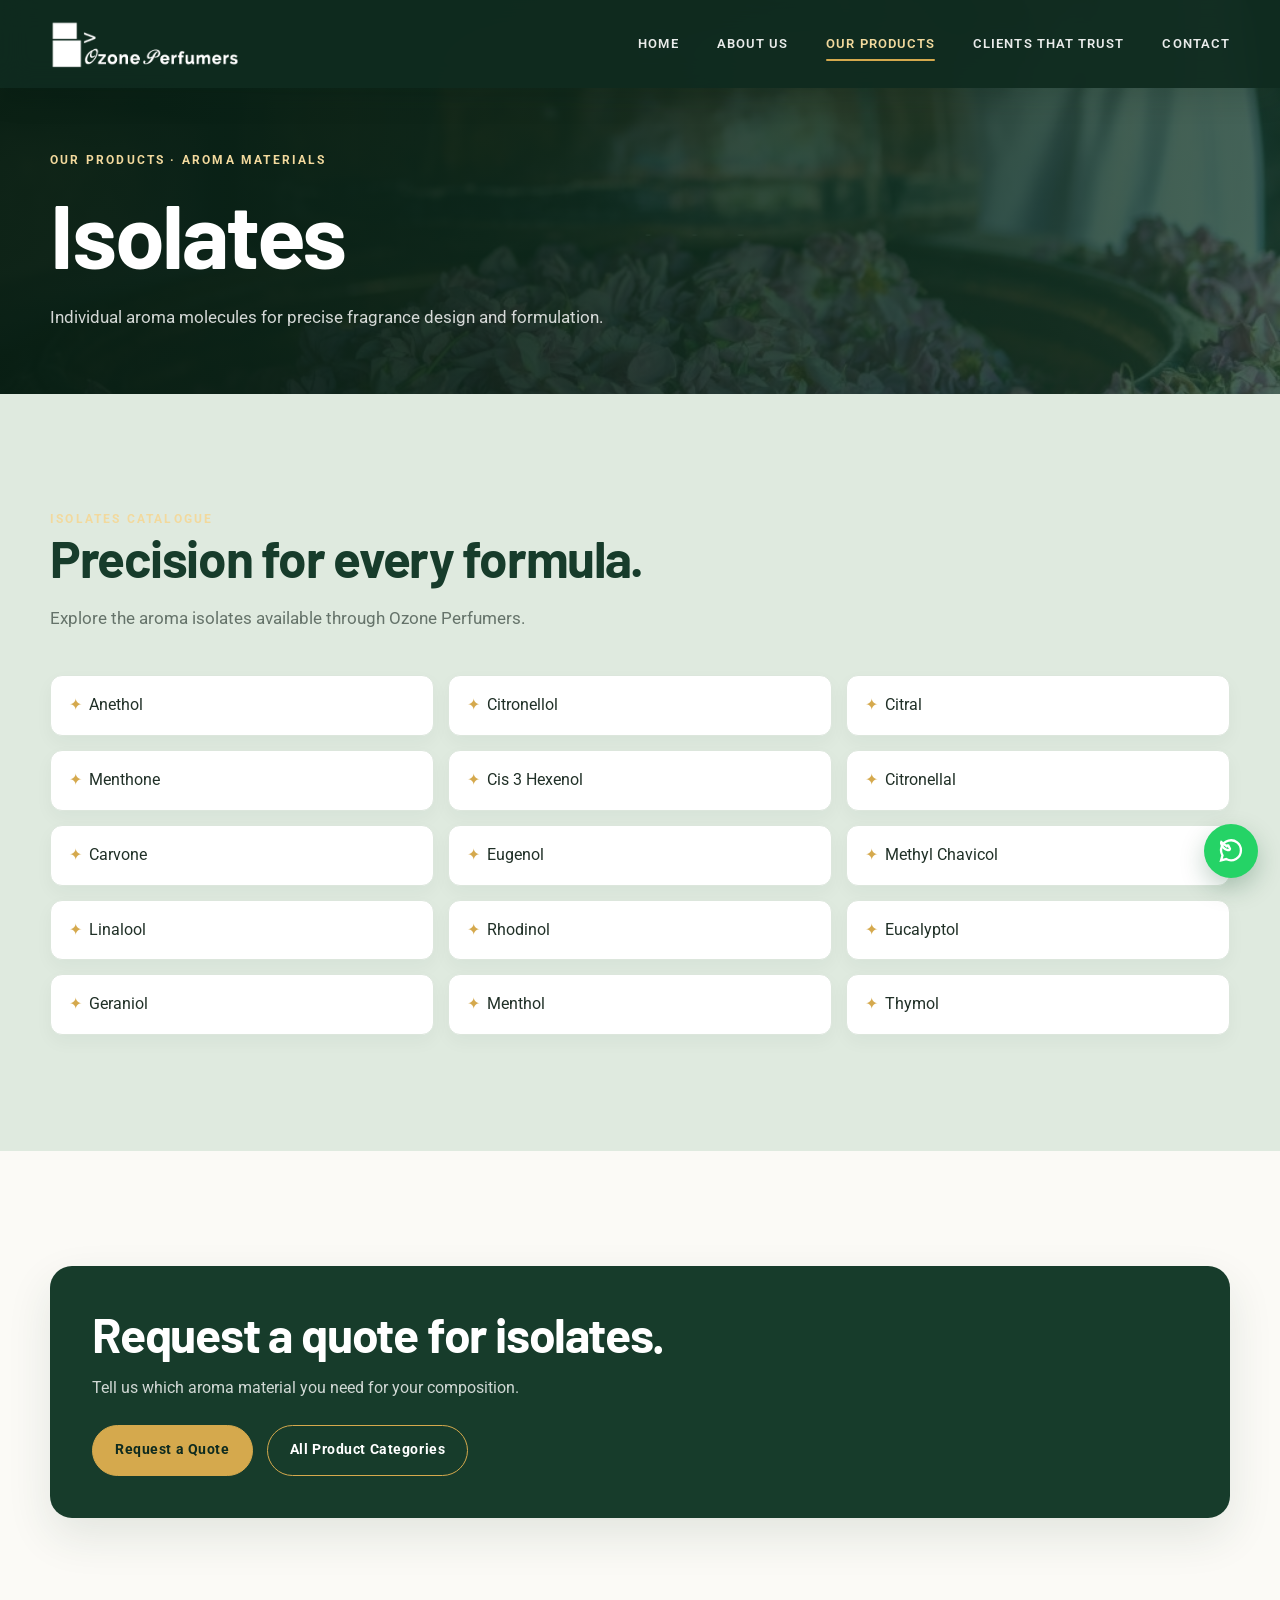
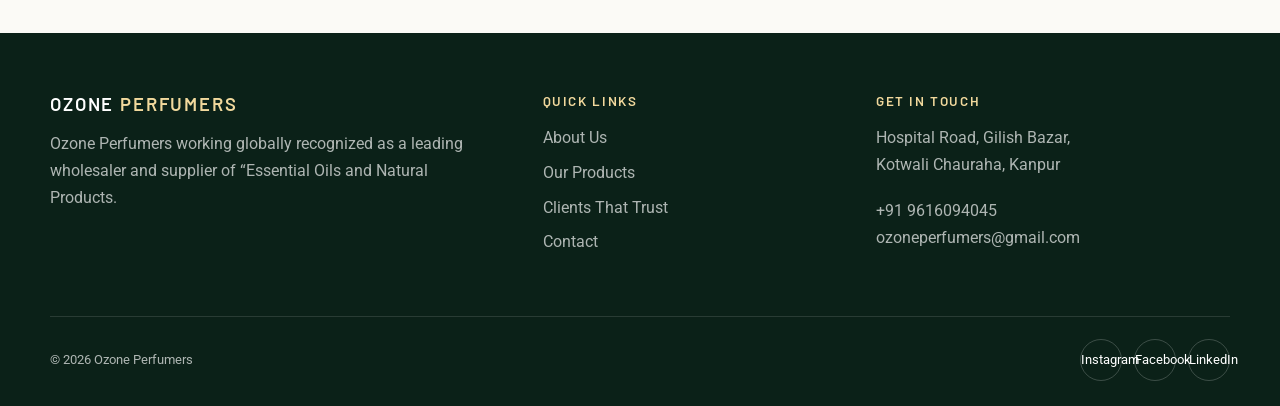
<file: isolates.html>
<!doctype html><html lang="en"><head><meta charset="utf-8"><meta name="viewport" content="width=device-width, initial-scale=1"><meta name="description" content="Aroma isolates supplied by Ozone Perfumers."><title>Isolates | Ozone Perfumers</title><link rel="preconnect" href="https://fonts.googleapis.com"><link rel="preconnect" href="https://fonts.gstatic.com" crossorigin><link href="https://fonts.googleapis.com/css2?family=Barlow:wght@400;500;600;700&family=Roboto:wght@400;500;700&display=swap" rel="stylesheet"><link rel="stylesheet" href="inner-page.css"></head><body id="top">
<header class="site-header" id="site-header"><div class="wrap header-inner"><a class="brand" href="index.html" aria-label="Ozone Perfumers home"><img src="assets/ozone-logo.png" alt="Ozone Perfumers"></a><button class="menu-toggle" type="button" aria-label="Open menu" aria-expanded="false" aria-controls="site-nav"><span></span></button><nav class="desktop-nav" id="site-nav" aria-label="Primary navigation"><a class="nav-link" href="index.html">Home</a><a class="nav-link" href="about.html">About Us</a><a class="nav-link current" href="products.html" aria-current="page">Our Products</a><a class="nav-link" href="index.html#trust">Clients That Trust</a><a class="nav-link" href="contact.html">Contact</a></nav></div></header>
<main><section class="page-hero" aria-labelledby="page-title"><div class="wrap"><div class="eyebrow">Our Products · Aroma Materials</div><h1 id="page-title">Isolates</h1><p>Individual aroma molecules for precise fragrance design and formulation.</p></div></section><section class="section section--tint"><div class="wrap"><div class="section-heading"><div class="kicker">Isolates Catalogue</div><h2>Precision for every formula.</h2><p>Explore the aroma isolates available through Ozone Perfumers.</p></div><ul class="catalog-list"><li>Anethol</li><li>Citronellol</li><li>Citral</li><li>Menthone</li><li>Cis 3 Hexenol</li><li>Citronellal</li><li>Carvone</li><li>Eugenol</li><li>Methyl Chavicol</li><li>Linalool</li><li>Rhodinol</li><li>Eucalyptol</li><li>Geraniol</li><li>Menthol</li><li>Thymol</li></ul></div></section><section class="section"><div class="wrap"><div class="cta-band"><h2>Request a quote for isolates.</h2><p>Tell us which aroma material you need for your composition.</p><div class="cta-actions"><a class="btn" href="contact.html">Request a Quote</a><a class="btn btn--outline" href="products.html">All Product Categories</a></div></div></div></section></main>
<footer class="site-footer"><div class="wrap footer-grid"><div><a class="footer-brand" href="index.html">Ozone <span>Perfumers</span></a><p>Ozone Perfumers working globally recognized as a leading wholesaler and supplier of “Essential Oils and Natural Products.</p></div><div><div class="footer-title">Quick Links</div><nav class="footer-links" aria-label="Footer navigation"><a href="about.html">About Us</a><a href="products.html">Our Products</a><a href="index.html#trust">Clients That Trust</a><a href="contact.html">Contact</a></nav></div><div><div class="footer-title">Get In Touch</div><p>Hospital Road, Gilish Bazar,<br>Kotwali Chauraha, Kanpur</p><p><a href="tel:+919616094045">+91 9616094045</a><br><a href="mailto:ozoneperfumers@gmail.com">ozoneperfumers@gmail.com</a></p></div></div><div class="wrap footer-bottom"><span>© 2026 Ozone Perfumers</span><div class="socials" aria-label="Social media"><a href="#" aria-label="Instagram">Instagram</a><a href="#" aria-label="Facebook">Facebook</a><a href="#" aria-label="LinkedIn">LinkedIn</a></div></div></footer><a class="whatsapp" href="https://wa.me/919616094045" aria-label="Chat on WhatsApp" target="_blank" rel="noopener"><svg viewBox="0 0 24 24" aria-hidden="true" fill="none" stroke="currentColor" stroke-width="2"><path d="M20.5 11.5a8.5 8.5 0 0 1-12.6 7.4L3.5 20l1.2-4.3A8.5 8.5 0 1 1 20.5 11.5Z"/><path d="M8.2 7.8c.2-.5.4-.5.8-.5h.5c.2 0 .4.1.5.4l.7 1.6c.3.1.4.3.4.5v.5c0 .4-.1.7-.5.8-.4.2-.9.2-1.4.1-2.8-.7-4.8-2.6-5.6-5.4-.1-.5-.1-1 .1-1.4Z"/></svg></a><a class="back-top" href="#top" aria-label="Back to top" aria-hidden="true" tabindex="-1">↑</a><script src="inner-page.js" defer></script></body></html>
</file>
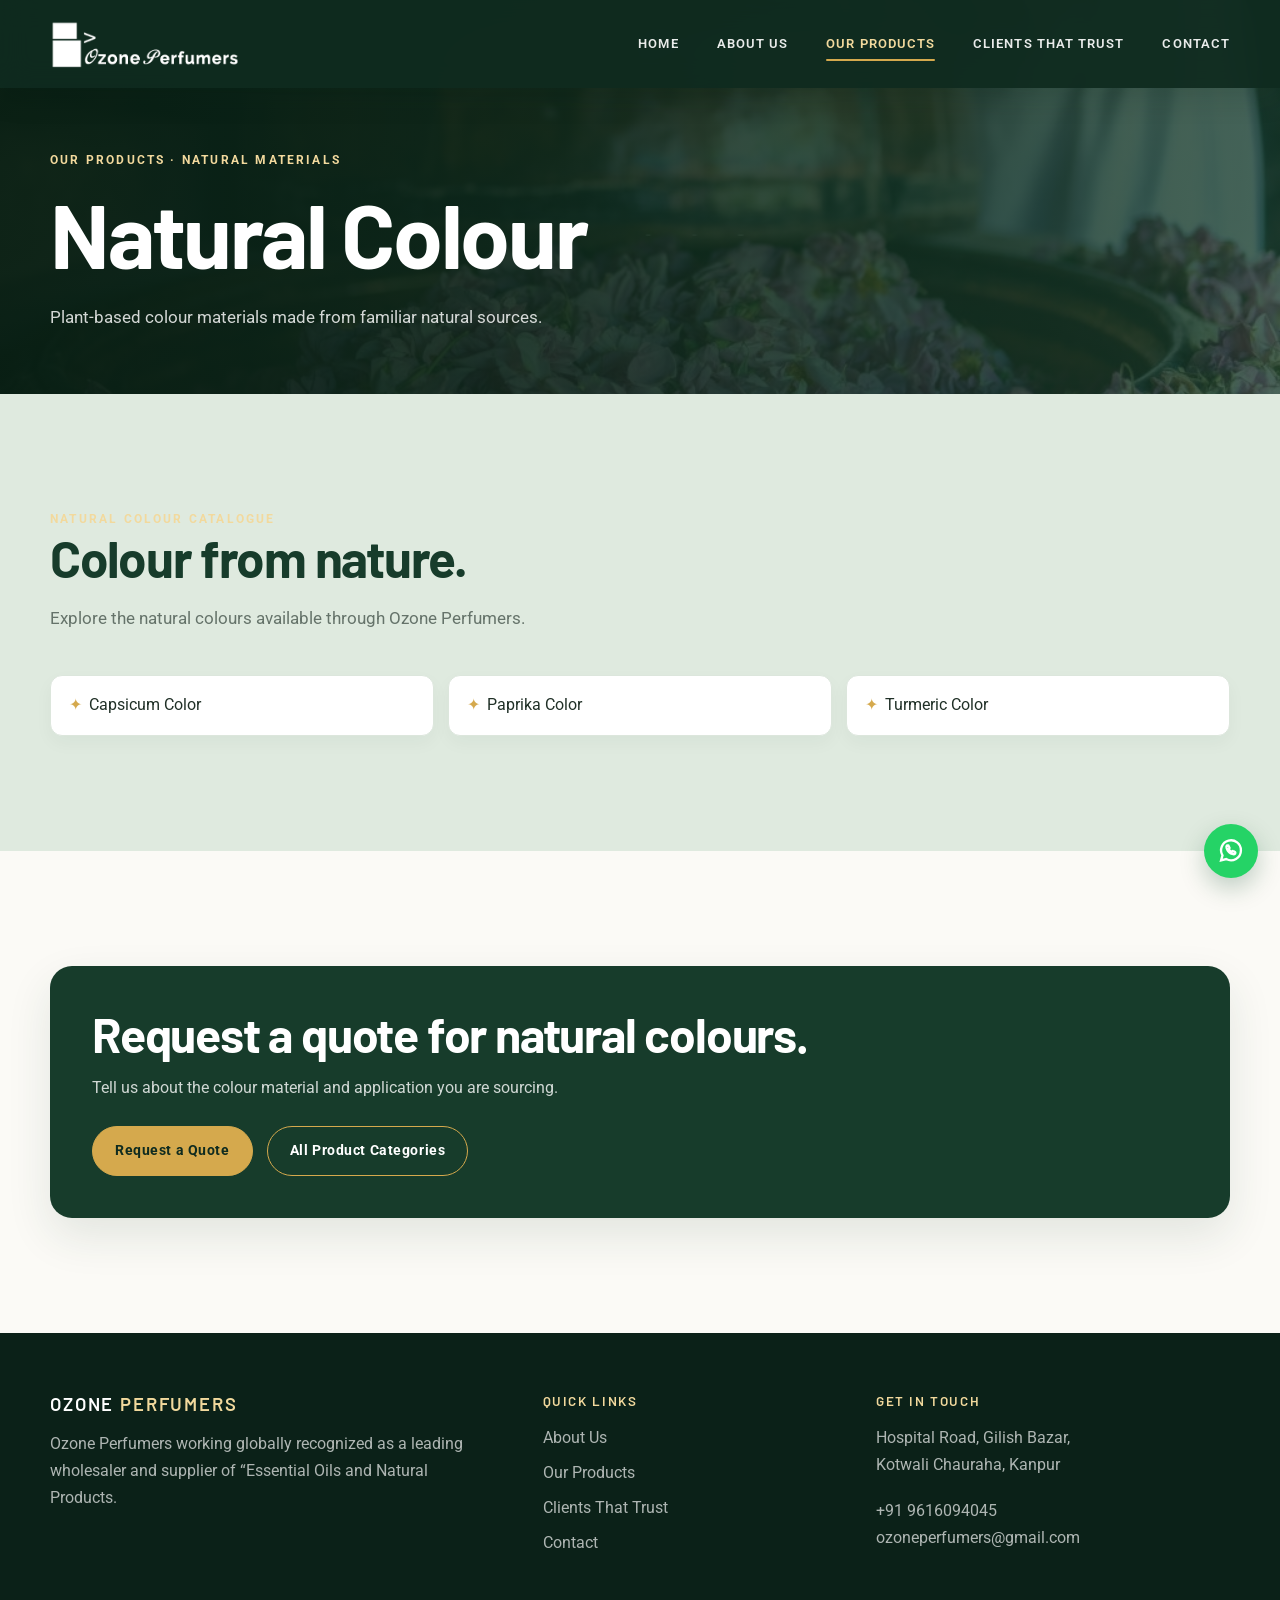
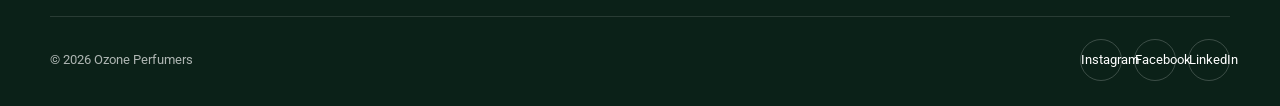
<file: natural-colour.html>
<!doctype html><html lang="en"><head><meta charset="utf-8"><meta name="viewport" content="width=device-width, initial-scale=1"><meta name="description" content="Natural colours supplied by Ozone Perfumers."><title>Natural Colour | Ozone Perfumers</title><link rel="preconnect" href="https://fonts.googleapis.com"><link rel="preconnect" href="https://fonts.gstatic.com" crossorigin><link href="https://fonts.googleapis.com/css2?family=Barlow:wght@400;500;600;700&family=Roboto:wght@400;500;700&display=swap" rel="stylesheet"><link rel="stylesheet" href="inner-page.css"></head><body id="top">
<header class="site-header" id="site-header"><div class="wrap header-inner"><a class="brand" href="index.html" aria-label="Ozone Perfumers home"><img src="assets/ozone-logo.png" alt="Ozone Perfumers"></a><button class="menu-toggle" type="button" aria-label="Open menu" aria-expanded="false" aria-controls="site-nav"><span></span></button><nav class="desktop-nav" id="site-nav" aria-label="Primary navigation"><a class="nav-link" href="index.html">Home</a><a class="nav-link" href="about.html">About Us</a><a class="nav-link current" href="products.html" aria-current="page">Our Products</a><a class="nav-link" href="index.html#trust">Clients That Trust</a><a class="nav-link" href="contact.html">Contact</a></nav></div></header>
<main><section class="page-hero" aria-labelledby="page-title"><div class="wrap"><div class="eyebrow">Our Products · Natural Materials</div><h1 id="page-title">Natural Colour</h1><p>Plant-based colour materials made from familiar natural sources.</p></div></section><section class="section section--tint"><div class="wrap"><div class="section-heading"><div class="kicker">Natural Colour Catalogue</div><h2>Colour from nature.</h2><p>Explore the natural colours available through Ozone Perfumers.</p></div><ul class="catalog-list"><li>Capsicum Color</li><li>Paprika Color</li><li>Turmeric Color</li></ul></div></section><section class="section"><div class="wrap"><div class="cta-band"><h2>Request a quote for natural colours.</h2><p>Tell us about the colour material and application you are sourcing.</p><div class="cta-actions"><a class="btn" href="contact.html">Request a Quote</a><a class="btn btn--outline" href="products.html">All Product Categories</a></div></div></div></section></main>
<footer class="site-footer"><div class="wrap footer-grid"><div><a class="footer-brand" href="index.html">Ozone <span>Perfumers</span></a><p>Ozone Perfumers working globally recognized as a leading wholesaler and supplier of “Essential Oils and Natural Products.</p></div><div><div class="footer-title">Quick Links</div><nav class="footer-links" aria-label="Footer navigation"><a href="about.html">About Us</a><a href="products.html">Our Products</a><a href="index.html#trust">Clients That Trust</a><a href="contact.html">Contact</a></nav></div><div><div class="footer-title">Get In Touch</div><p>Hospital Road, Gilish Bazar,<br>Kotwali Chauraha, Kanpur</p><p><a href="tel:+919616094045">+91 9616094045</a><br><a href="mailto:ozoneperfumers@gmail.com">ozoneperfumers@gmail.com</a></p></div></div><div class="wrap footer-bottom"><span>© 2026 Ozone Perfumers</span><div class="socials" aria-label="Social media"><a href="#" aria-label="Instagram">Instagram</a><a href="#" aria-label="Facebook">Facebook</a><a href="#" aria-label="LinkedIn">LinkedIn</a></div></div></footer><a class="whatsapp" href="https://wa.me/919616094045" aria-label="Chat on WhatsApp" target="_blank" rel="noopener"><svg viewBox="0 0 24 24" aria-hidden="true" fill="none" stroke="currentColor" stroke-width="2"><path d="M20.5 11.5a8.5 8.5 0 0 1-12.6 7.4L3.5 20l1.2-4.3A8.5 8.5 0 1 1 20.5 11.5Z"/><path d="M8.2 7.8c.2-.5.4-.5.8-.5h.5c.2 0 .4.1.5.4l.7 1.6c.1.2.1.4-.1.6l-.5.6c.6 1.1 1.4 1.8 2.5 2.3l.5-.6c.2-.2.4-.2.6-.1l1.6.7c.3.1.4.3.4.5v.5c0 .4-.1.7-.5.8-.4.2-.9.2-1.4.1-2.8-.7-4.8-2.6-5.6-5.4-.1-.5-.1-1 .1-1.4Z"/></svg></a><a class="back-top" href="#top" aria-label="Back to top" aria-hidden="true" tabindex="-1">↑</a><script src="inner-page.js" defer></script></body></html>
</file>
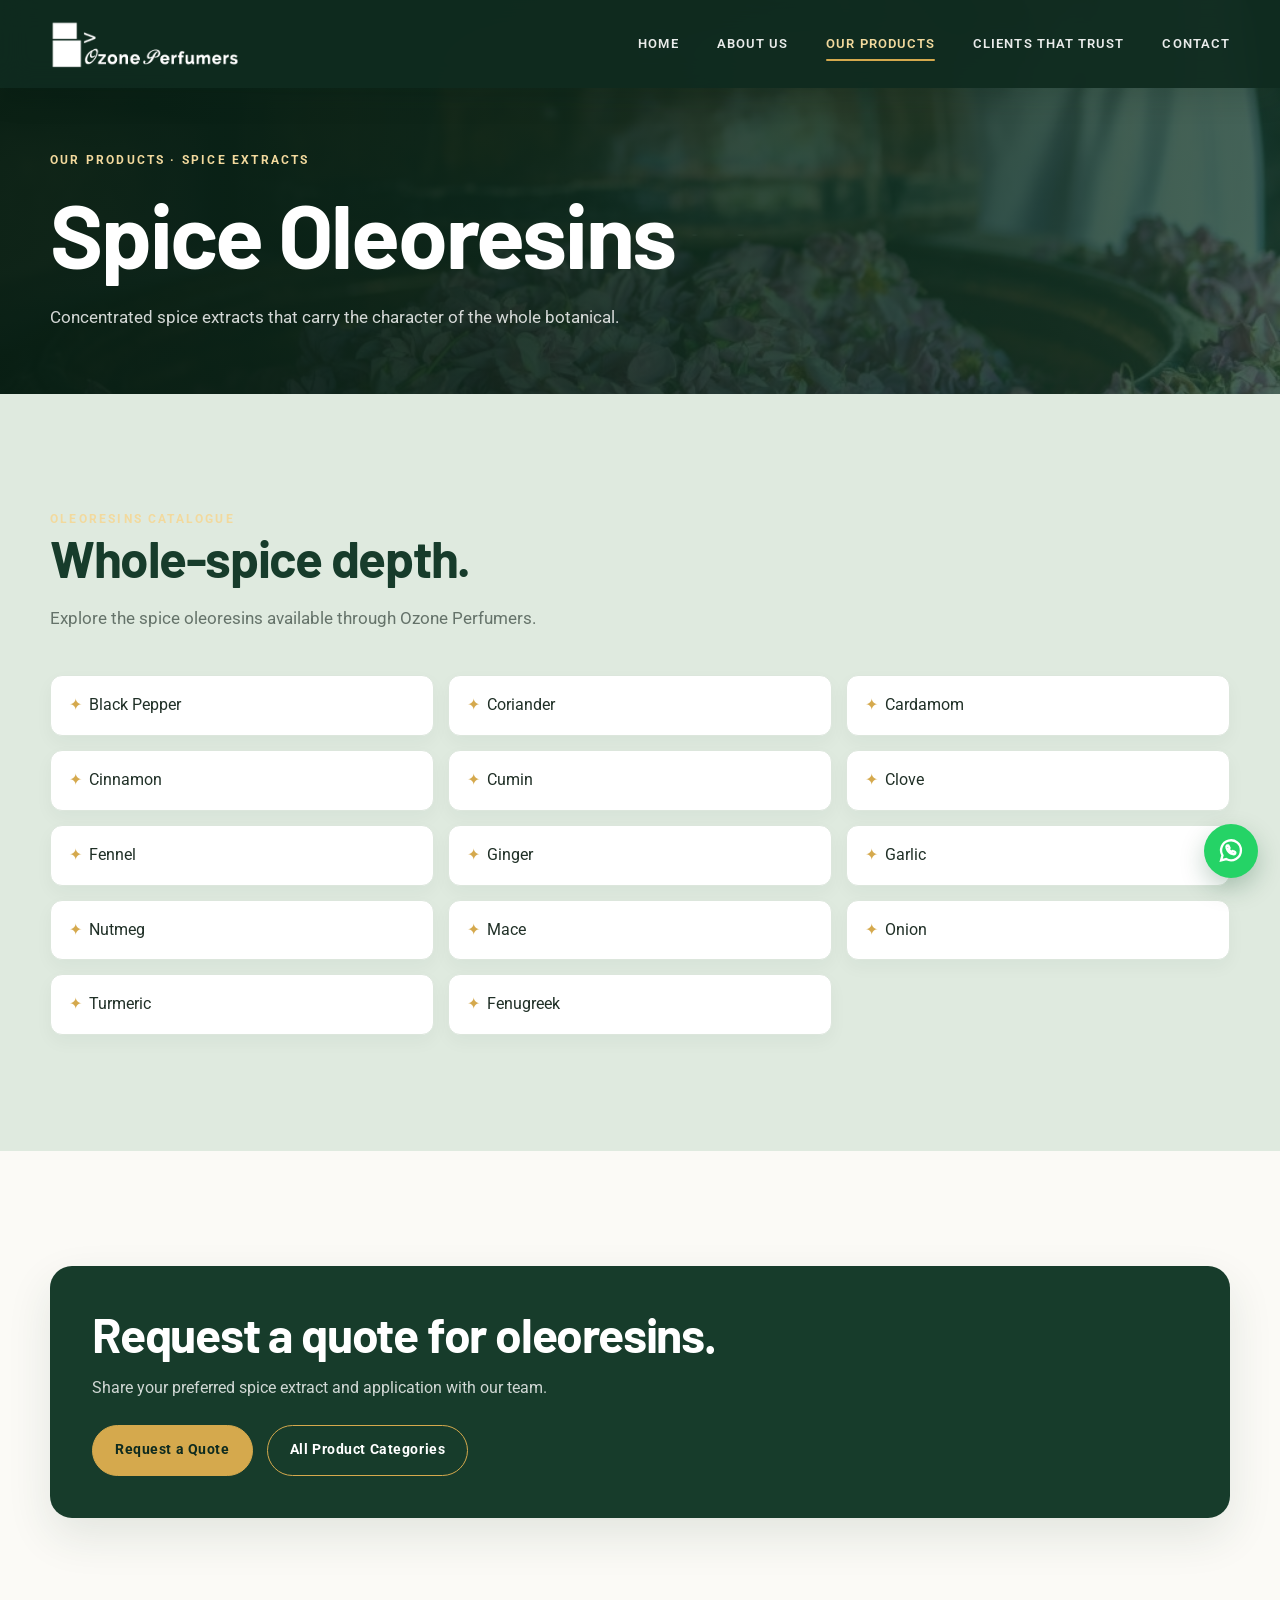
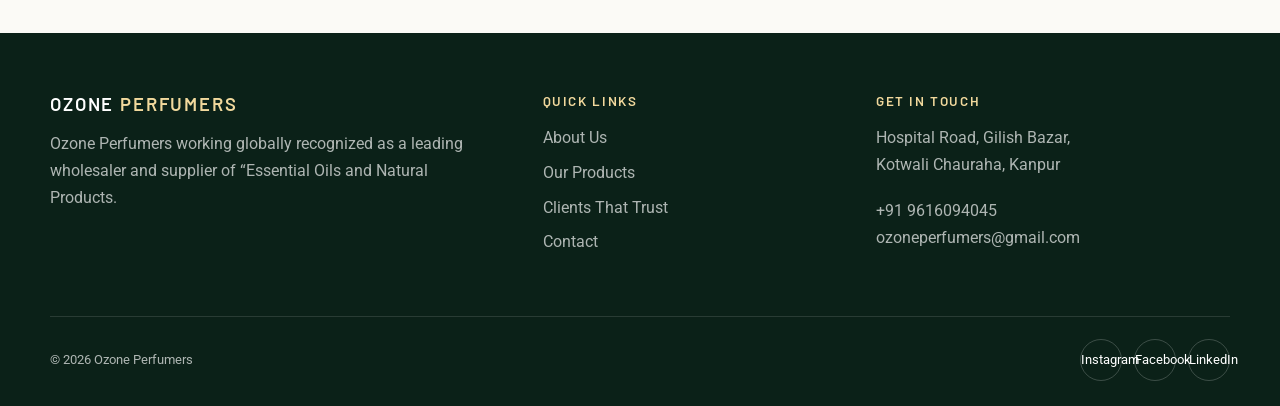
<file: oleoresins.html>
<!doctype html><html lang="en"><head><meta charset="utf-8"><meta name="viewport" content="width=device-width, initial-scale=1"><meta name="description" content="Spice oleoresins supplied by Ozone Perfumers."><title>Oleoresins | Ozone Perfumers</title><link rel="preconnect" href="https://fonts.googleapis.com"><link rel="preconnect" href="https://fonts.gstatic.com" crossorigin><link href="https://fonts.googleapis.com/css2?family=Barlow:wght@400;500;600;700&family=Roboto:wght@400;500;700&display=swap" rel="stylesheet"><link rel="stylesheet" href="inner-page.css"></head><body id="top">
<header class="site-header" id="site-header"><div class="wrap header-inner"><a class="brand" href="index.html" aria-label="Ozone Perfumers home"><img src="assets/ozone-logo.png" alt="Ozone Perfumers"></a><button class="menu-toggle" type="button" aria-label="Open menu" aria-expanded="false" aria-controls="site-nav"><span></span></button><nav class="desktop-nav" id="site-nav" aria-label="Primary navigation"><a class="nav-link" href="index.html">Home</a><a class="nav-link" href="about.html">About Us</a><a class="nav-link current" href="products.html" aria-current="page">Our Products</a><a class="nav-link" href="index.html#trust">Clients That Trust</a><a class="nav-link" href="contact.html">Contact</a></nav></div></header>
<main><section class="page-hero" aria-labelledby="page-title"><div class="wrap"><div class="eyebrow">Our Products · Spice Extracts</div><h1 id="page-title">Spice Oleoresins</h1><p>Concentrated spice extracts that carry the character of the whole botanical.</p></div></section><section class="section section--tint"><div class="wrap"><div class="section-heading"><div class="kicker">Oleoresins Catalogue</div><h2>Whole-spice depth.</h2><p>Explore the spice oleoresins available through Ozone Perfumers.</p></div><ul class="catalog-list"><li>Black Pepper</li><li>Coriander</li><li>Cardamom</li><li>Cinnamon</li><li>Cumin</li><li>Clove</li><li>Fennel</li><li>Ginger</li><li>Garlic</li><li>Nutmeg</li><li>Mace</li><li>Onion</li><li>Turmeric</li><li>Fenugreek</li></ul></div></section><section class="section"><div class="wrap"><div class="cta-band"><h2>Request a quote for oleoresins.</h2><p>Share your preferred spice extract and application with our team.</p><div class="cta-actions"><a class="btn" href="contact.html">Request a Quote</a><a class="btn btn--outline" href="products.html">All Product Categories</a></div></div></div></section></main>
<footer class="site-footer"><div class="wrap footer-grid"><div><a class="footer-brand" href="index.html">Ozone <span>Perfumers</span></a><p>Ozone Perfumers working globally recognized as a leading wholesaler and supplier of “Essential Oils and Natural Products.</p></div><div><div class="footer-title">Quick Links</div><nav class="footer-links" aria-label="Footer navigation"><a href="about.html">About Us</a><a href="products.html">Our Products</a><a href="index.html#trust">Clients That Trust</a><a href="contact.html">Contact</a></nav></div><div><div class="footer-title">Get In Touch</div><p>Hospital Road, Gilish Bazar,<br>Kotwali Chauraha, Kanpur</p><p><a href="tel:+919616094045">+91 9616094045</a><br><a href="mailto:ozoneperfumers@gmail.com">ozoneperfumers@gmail.com</a></p></div></div><div class="wrap footer-bottom"><span>© 2026 Ozone Perfumers</span><div class="socials" aria-label="Social media"><a href="#" aria-label="Instagram">Instagram</a><a href="#" aria-label="Facebook">Facebook</a><a href="#" aria-label="LinkedIn">LinkedIn</a></div></div></footer><a class="whatsapp" href="https://wa.me/919616094045" aria-label="Chat on WhatsApp" target="_blank" rel="noopener"><svg viewBox="0 0 24 24" aria-hidden="true" fill="none" stroke="currentColor" stroke-width="2"><path d="M20.5 11.5a8.5 8.5 0 0 1-12.6 7.4L3.5 20l1.2-4.3A8.5 8.5 0 1 1 20.5 11.5Z"/><path d="M8.2 7.8c.2-.5.4-.5.8-.5h.5c.2 0 .4.1.5.4l.7 1.6c.1.2.1.4-.1.6l-.5.6c.6 1.1 1.4 1.8 2.5 2.3l.5-.6c.2-.2.4-.2.6-.1l1.6.7c.3.1.4.3.4.5v.5c0 .4-.1.7-.5.8-.4.2-.9.2-1.4.1-2.8-.7-4.8-2.6-5.6-5.4-.1-.5-.1-1 .1-1.4Z"/></svg></a><a class="back-top" href="#top" aria-label="Back to top" aria-hidden="true" tabindex="-1">↑</a><script src="inner-page.js" defer></script></body></html>
</file>
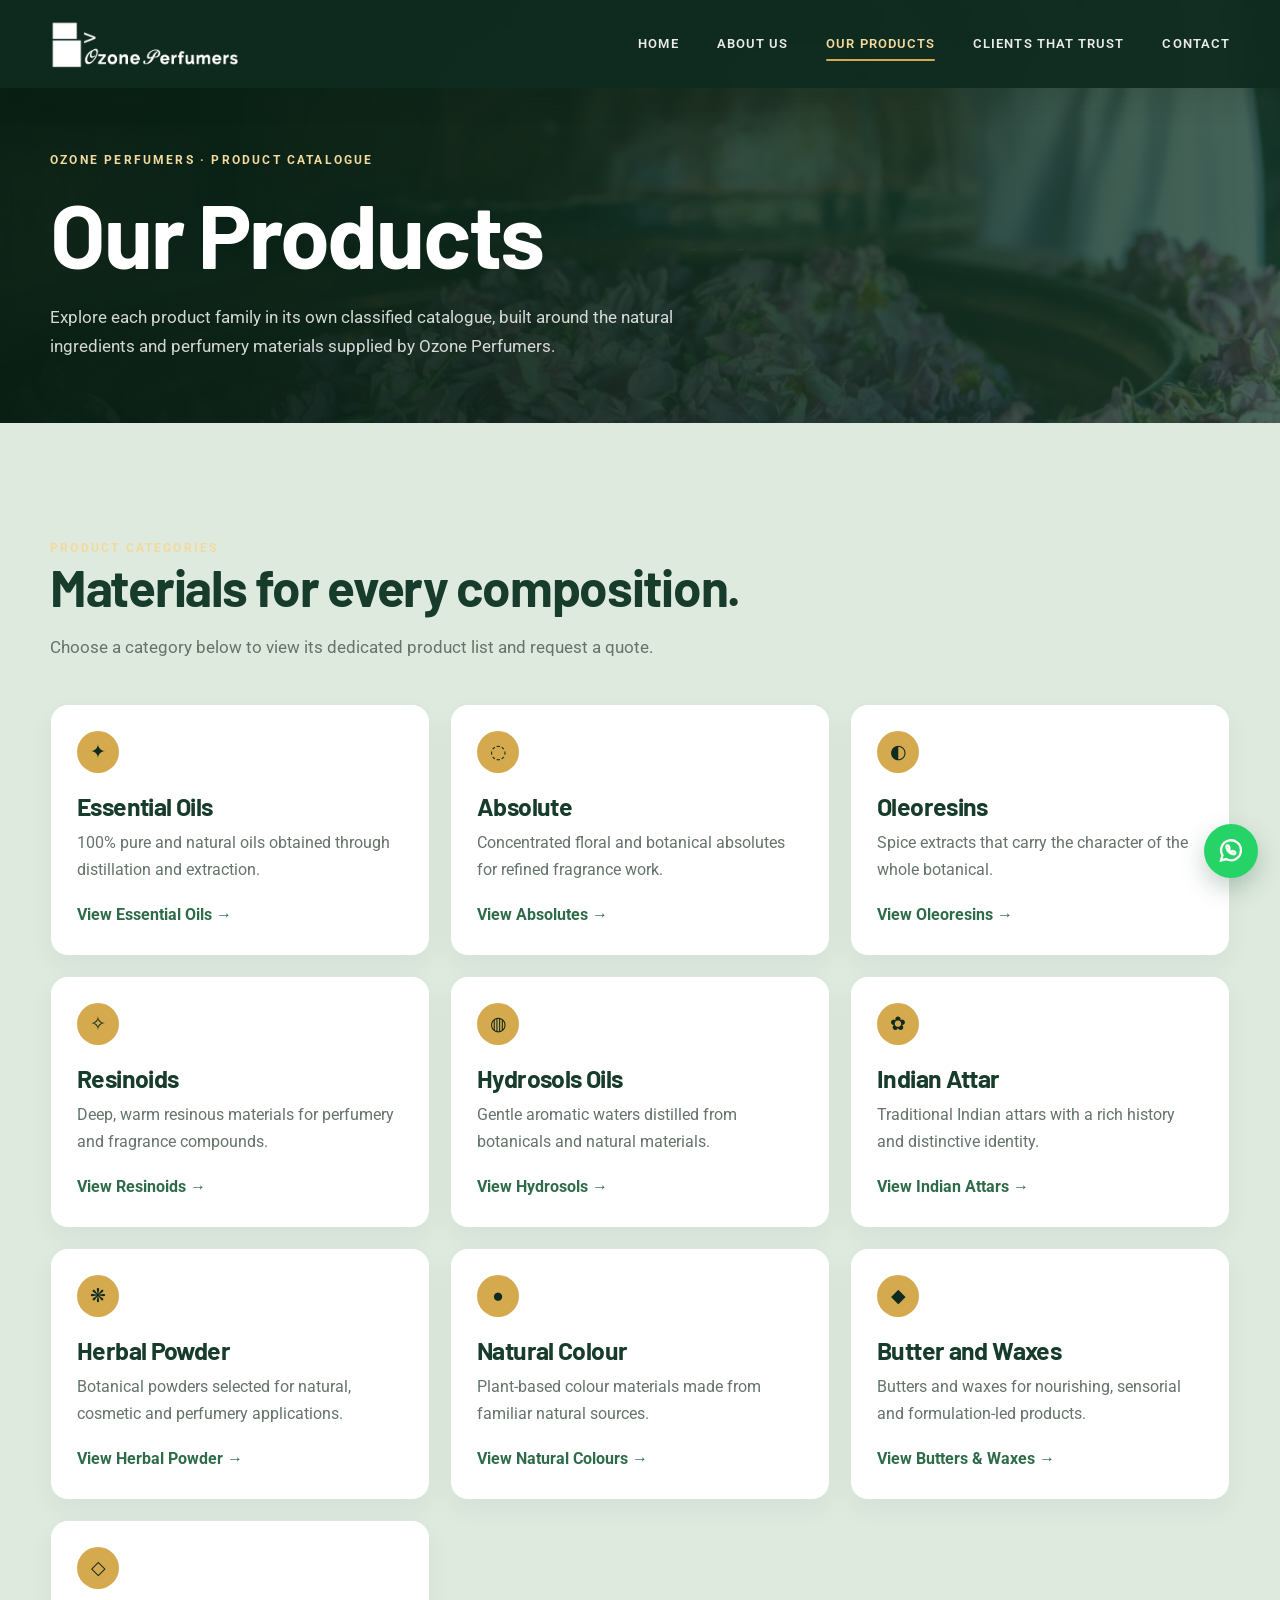
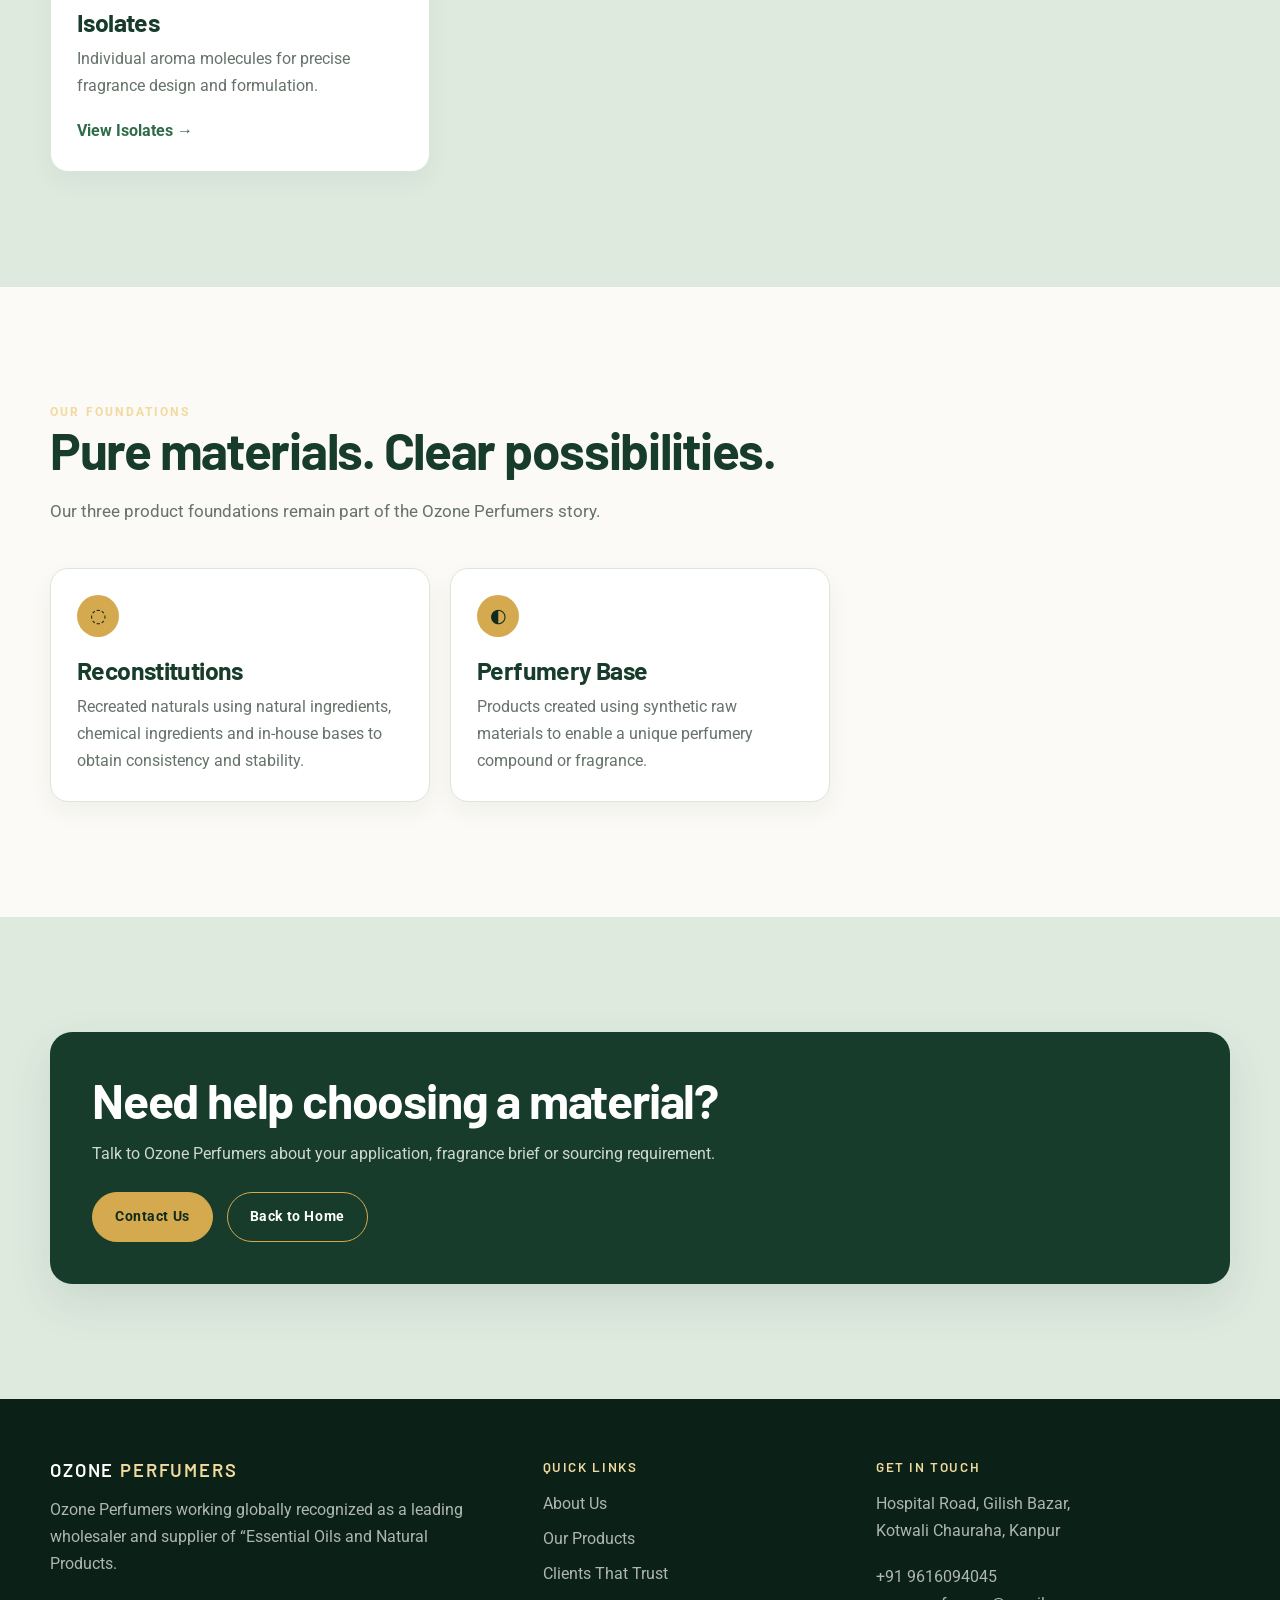
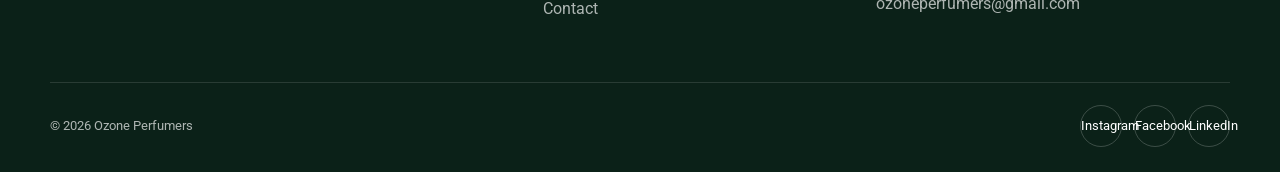
<file: products.html>
<!doctype html>
<html lang="en">
<head>
  <meta charset="utf-8">
  <meta name="viewport" content="width=device-width, initial-scale=1">
  <meta name="description" content="Explore Ozone Perfumers' essential oils, absolutes, oleoresins, resinoids and natural product categories.">
  <title>Our Products | Ozone Perfumers</title>
  <link rel="preconnect" href="https://fonts.googleapis.com">
  <link rel="preconnect" href="https://fonts.gstatic.com" crossorigin>
  <link href="https://fonts.googleapis.com/css2?family=Barlow:wght@400;500;600;700&family=Roboto:wght@400;500;700&display=swap" rel="stylesheet">
  <link rel="stylesheet" href="inner-page.css">
</head>
<body id="top">
  <header class="site-header" id="site-header">
    <div class="wrap header-inner">
      <a class="brand" href="index.html" aria-label="Ozone Perfumers home"><img src="assets/ozone-logo.png" alt="Ozone Perfumers"></a>
      <button class="menu-toggle" type="button" aria-label="Open menu" aria-expanded="false" aria-controls="site-nav"><span></span></button>
      <nav class="desktop-nav" id="site-nav" aria-label="Primary navigation">
        <a class="nav-link" href="index.html">Home</a>
        <a class="nav-link" href="about.html">About Us</a>
        <a class="nav-link current" href="products.html" aria-current="page">Our Products</a>
        <a class="nav-link" href="index.html#trust">Clients That Trust</a>
        <a class="nav-link" href="contact.html">Contact</a>
      </nav>
    </div>
  </header>

  <main>
    <section class="page-hero" aria-labelledby="page-title">
      <div class="wrap"><div class="eyebrow">Ozone Perfumers · Product Catalogue</div><h1 id="page-title">Our Products</h1><p>Explore each product family in its own classified catalogue, built around the natural ingredients and perfumery materials supplied by Ozone Perfumers.</p></div>
    </section>
    <section class="section section--tint" aria-labelledby="catalogue-title">
      <div class="wrap">
        <div class="section-heading"><div class="kicker">Product Categories</div><h2 id="catalogue-title">Materials for every composition.</h2><p>Choose a category below to view its dedicated product list and request a quote.</p></div>
        <div class="catalog-grid">
          <article class="catalog-card" id="essential-oils"><span class="card-icon" aria-hidden="true">✦</span><h2>Essential Oils</h2><p>100% pure and natural oils obtained through distillation and extraction.</p><a class="text-link" href="essential-oils.html">View Essential Oils →</a></article>
          <article class="catalog-card"><span class="card-icon" aria-hidden="true">◌</span><h2>Absolute</h2><p>Concentrated floral and botanical absolutes for refined fragrance work.</p><a class="text-link" href="absolute.html">View Absolutes →</a></article>
          <article class="catalog-card"><span class="card-icon" aria-hidden="true">◐</span><h2>Oleoresins</h2><p>Spice extracts that carry the character of the whole botanical.</p><a class="text-link" href="oleoresins.html">View Oleoresins →</a></article>
          <article class="catalog-card"><span class="card-icon" aria-hidden="true">✧</span><h2>Resinoids</h2><p>Deep, warm resinous materials for perfumery and fragrance compounds.</p><a class="text-link" href="resinoids.html">View Resinoids →</a></article>
          <article class="catalog-card"><span class="card-icon" aria-hidden="true">◍</span><h2>Hydrosols Oils</h2><p>Gentle aromatic waters distilled from botanicals and natural materials.</p><a class="text-link" href="hydrosols-oils.html">View Hydrosols →</a></article>
          <article class="catalog-card"><span class="card-icon" aria-hidden="true">✿</span><h2>Indian Attar</h2><p>Traditional Indian attars with a rich history and distinctive identity.</p><a class="text-link" href="indian-attar.html">View Indian Attars →</a></article>
          <article class="catalog-card"><span class="card-icon" aria-hidden="true">❋</span><h2>Herbal Powder</h2><p>Botanical powders selected for natural, cosmetic and perfumery applications.</p><a class="text-link" href="herbal-powder.html">View Herbal Powder →</a></article>
          <article class="catalog-card"><span class="card-icon" aria-hidden="true">●</span><h2>Natural Colour</h2><p>Plant-based colour materials made from familiar natural sources.</p><a class="text-link" href="natural-colour.html">View Natural Colours →</a></article>
          <article class="catalog-card"><span class="card-icon" aria-hidden="true">◆</span><h2>Butter and Waxes</h2><p>Butters and waxes for nourishing, sensorial and formulation-led products.</p><a class="text-link" href="butter-and-waxes.html">View Butters &amp; Waxes →</a></article>
          <article class="catalog-card"><span class="card-icon" aria-hidden="true">◇</span><h2>Isolates</h2><p>Individual aroma molecules for precise fragrance design and formulation.</p><a class="text-link" href="isolates.html">View Isolates →</a></article>
        </div>
      </div>
    </section>
    <section class="section" aria-labelledby="foundations-title">
      <div class="wrap">
        <div class="section-heading"><div class="kicker">Our Foundations</div><h2 id="foundations-title">Pure materials. Clear possibilities.</h2><p>Our three product foundations remain part of the Ozone Perfumers story.</p></div>
        <div class="catalog-grid">
          <article class="catalog-card" id="reconstitutions"><span class="card-icon" aria-hidden="true">◌</span><h2>Reconstitutions</h2><p>Recreated naturals using natural ingredients, chemical ingredients and in-house bases to obtain consistency and stability.</p></article>
          <article class="catalog-card" id="perfumery-base"><span class="card-icon" aria-hidden="true">◐</span><h2>Perfumery Base</h2><p>Products created using synthetic raw materials to enable a unique perfumery compound or fragrance.</p></article>
        </div>
      </div>
    </section>
    <section class="section section--tint"><div class="wrap"><div class="cta-band"><h2>Need help choosing a material?</h2><p>Talk to Ozone Perfumers about your application, fragrance brief or sourcing requirement.</p><div class="cta-actions"><a class="btn" href="contact.html">Contact Us</a><a class="btn btn--outline" href="index.html">Back to Home</a></div></div></div></section>
  </main>

  <footer class="site-footer">
    <div class="wrap footer-grid">
      <div><a class="footer-brand" href="index.html">Ozone <span>Perfumers</span></a><p>Ozone Perfumers working globally recognized as a leading wholesaler and supplier of “Essential Oils and Natural Products.</p></div>
      <div><div class="footer-title">Quick Links</div><nav class="footer-links" aria-label="Footer navigation"><a href="about.html">About Us</a><a href="products.html">Our Products</a><a href="index.html#trust">Clients That Trust</a><a href="contact.html">Contact</a></nav></div>
      <div><div class="footer-title">Get In Touch</div><p>Hospital Road, Gilish Bazar,<br>Kotwali Chauraha, Kanpur</p><p><a href="tel:+919616094045">+91 9616094045</a><br><a href="mailto:ozoneperfumers@gmail.com">ozoneperfumers@gmail.com</a></p></div>
    </div>
    <div class="wrap footer-bottom"><span>© 2026 Ozone Perfumers</span><div class="socials" aria-label="Social media"><a href="#" aria-label="Instagram">Instagram</a><a href="#" aria-label="Facebook">Facebook</a><a href="#" aria-label="LinkedIn">LinkedIn</a></div></div>
  </footer>
  <a class="whatsapp" href="https://wa.me/919616094045" aria-label="Chat on WhatsApp" target="_blank" rel="noopener"><svg viewBox="0 0 24 24" aria-hidden="true" fill="none" stroke="currentColor" stroke-width="2"><path d="M20.5 11.5a8.5 8.5 0 0 1-12.6 7.4L3.5 20l1.2-4.3A8.5 8.5 0 1 1 20.5 11.5Z"/><path d="M8.2 7.8c.2-.5.4-.5.8-.5h.5c.2 0 .4.1.5.4l.7 1.6c.1.2.1.4-.1.6l-.5.6c.6 1.1 1.4 1.8 2.5 2.3l.5-.6c.2-.2.4-.2.6-.1l1.6.7c.3.1.4.3.4.5v.5c0 .4-.1.7-.5.8-.4.2-.9.2-1.4.1-2.8-.7-4.8-2.6-5.6-5.4-.1-.5-.1-1 .1-1.4Z"/></svg></a>
  <a class="back-top" href="#top" aria-label="Back to top" aria-hidden="true" tabindex="-1">↑</a>
  <script src="inner-page.js" defer></script>
</body>
</html>
</file>
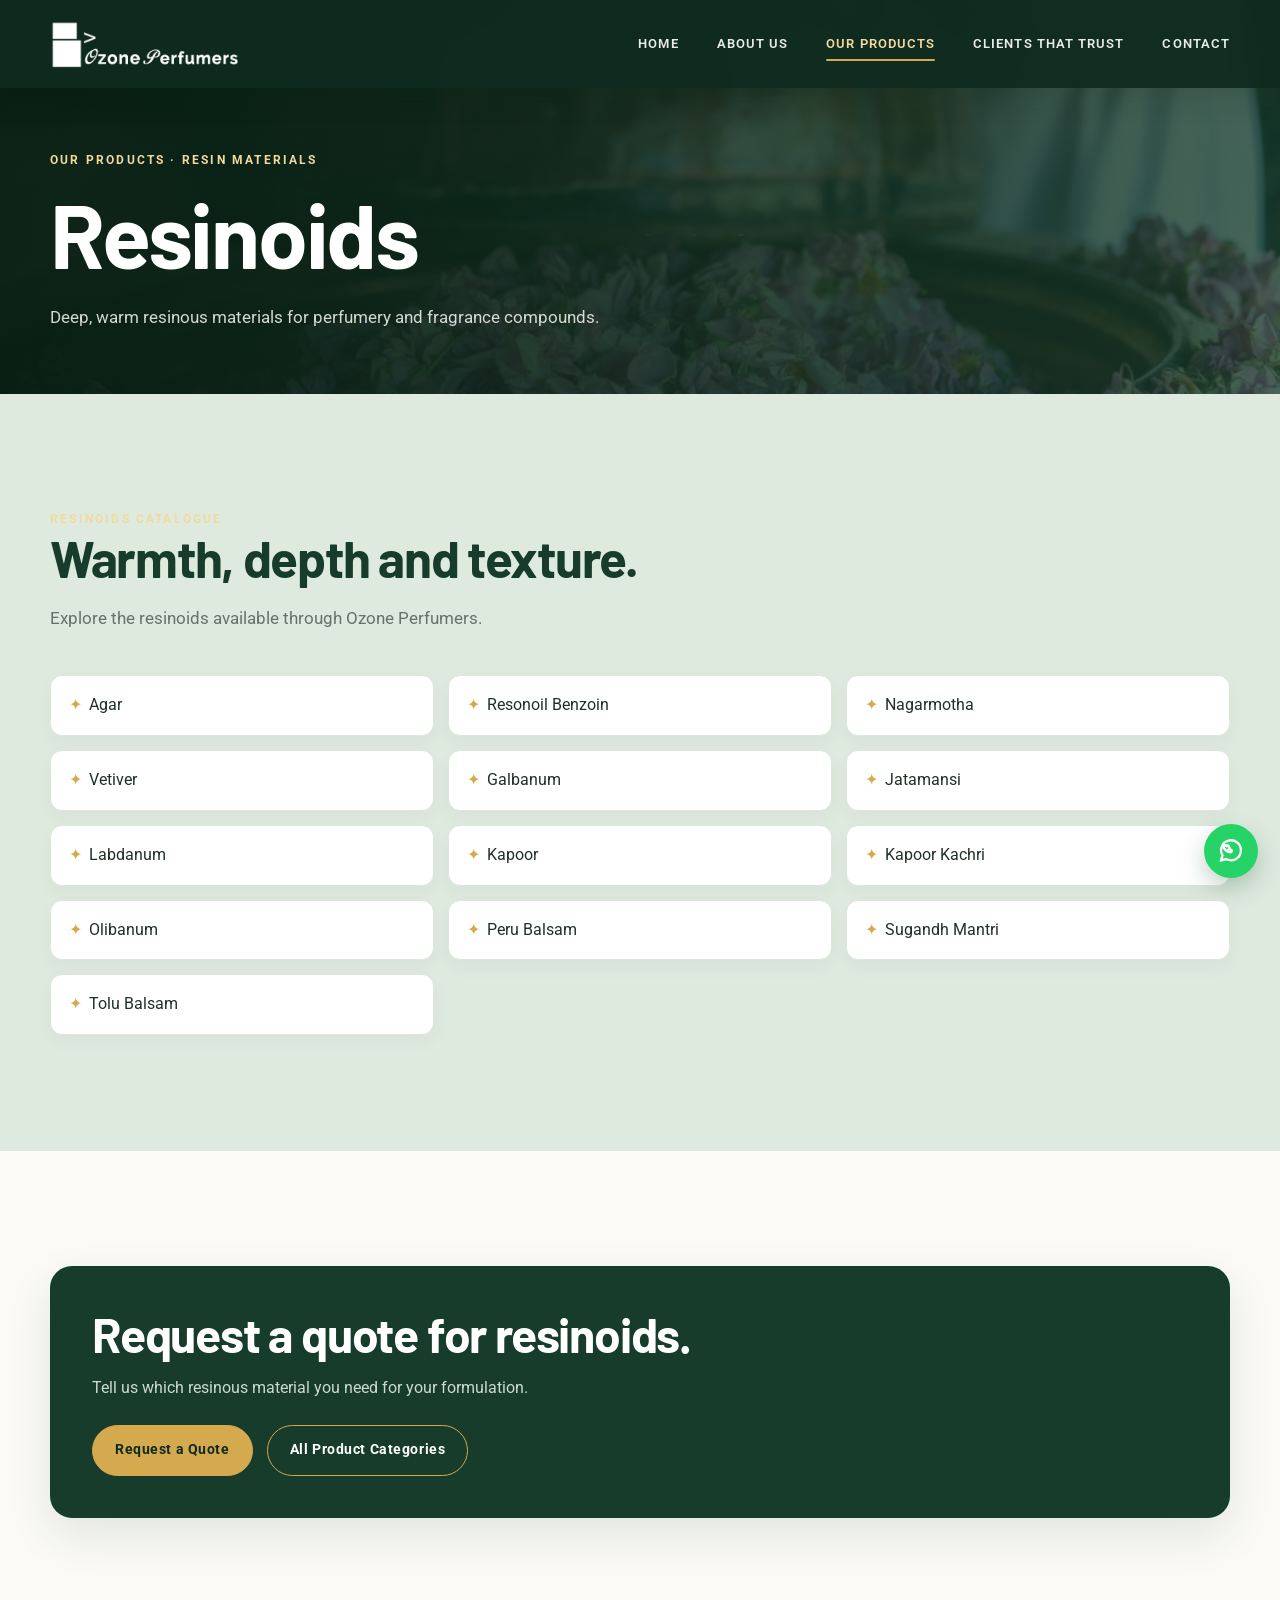
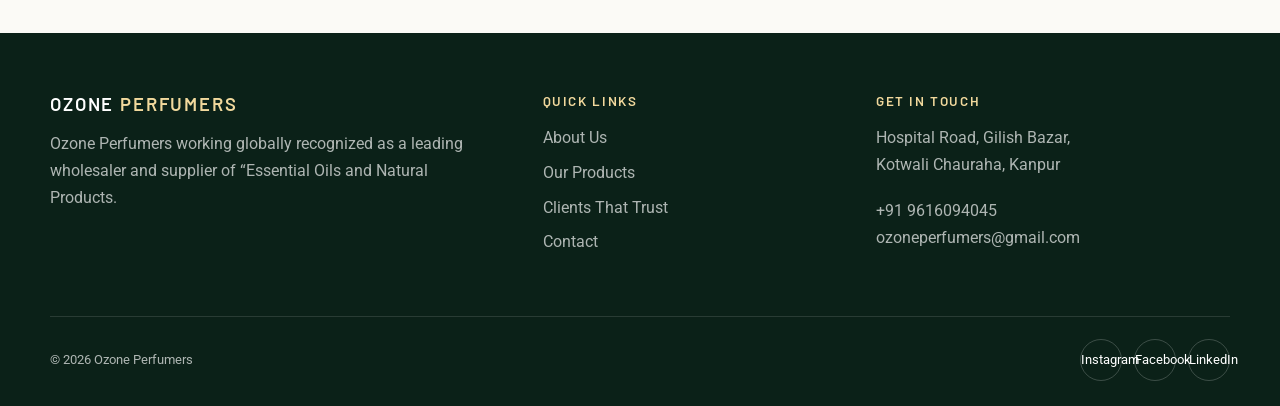
<file: resinoids.html>
<!doctype html><html lang="en"><head><meta charset="utf-8"><meta name="viewport" content="width=device-width, initial-scale=1"><meta name="description" content="Resinoids supplied by Ozone Perfumers."><title>Resinoids | Ozone Perfumers</title><link rel="preconnect" href="https://fonts.googleapis.com"><link rel="preconnect" href="https://fonts.gstatic.com" crossorigin><link href="https://fonts.googleapis.com/css2?family=Barlow:wght@400;500;600;700&family=Roboto:wght@400;500;700&display=swap" rel="stylesheet"><link rel="stylesheet" href="inner-page.css"></head><body id="top">
<header class="site-header" id="site-header"><div class="wrap header-inner"><a class="brand" href="index.html" aria-label="Ozone Perfumers home"><img src="assets/ozone-logo.png" alt="Ozone Perfumers"></a><button class="menu-toggle" type="button" aria-label="Open menu" aria-expanded="false" aria-controls="site-nav"><span></span></button><nav class="desktop-nav" id="site-nav" aria-label="Primary navigation"><a class="nav-link" href="index.html">Home</a><a class="nav-link" href="about.html">About Us</a><a class="nav-link current" href="products.html" aria-current="page">Our Products</a><a class="nav-link" href="index.html#trust">Clients That Trust</a><a class="nav-link" href="contact.html">Contact</a></nav></div></header>
<main><section class="page-hero" aria-labelledby="page-title"><div class="wrap"><div class="eyebrow">Our Products · Resin Materials</div><h1 id="page-title">Resinoids</h1><p>Deep, warm resinous materials for perfumery and fragrance compounds.</p></div></section><section class="section section--tint"><div class="wrap"><div class="section-heading"><div class="kicker">Resinoids Catalogue</div><h2>Warmth, depth and texture.</h2><p>Explore the resinoids available through Ozone Perfumers.</p></div><ul class="catalog-list"><li>Agar</li><li>Resonoil Benzoin</li><li>Nagarmotha</li><li>Vetiver</li><li>Galbanum</li><li>Jatamansi</li><li>Labdanum</li><li>Kapoor</li><li>Kapoor Kachri</li><li>Olibanum</li><li>Peru Balsam</li><li>Sugandh Mantri</li><li>Tolu Balsam</li></ul></div></section><section class="section"><div class="wrap"><div class="cta-band"><h2>Request a quote for resinoids.</h2><p>Tell us which resinous material you need for your formulation.</p><div class="cta-actions"><a class="btn" href="contact.html">Request a Quote</a><a class="btn btn--outline" href="products.html">All Product Categories</a></div></div></div></section></main>
<footer class="site-footer"><div class="wrap footer-grid"><div><a class="footer-brand" href="index.html">Ozone <span>Perfumers</span></a><p>Ozone Perfumers working globally recognized as a leading wholesaler and supplier of “Essential Oils and Natural Products.</p></div><div><div class="footer-title">Quick Links</div><nav class="footer-links" aria-label="Footer navigation"><a href="about.html">About Us</a><a href="products.html">Our Products</a><a href="index.html#trust">Clients That Trust</a><a href="contact.html">Contact</a></nav></div><div><div class="footer-title">Get In Touch</div><p>Hospital Road, Gilish Bazar,<br>Kotwali Chauraha, Kanpur</p><p><a href="tel:+919616094045">+91 9616094045</a><br><a href="mailto:ozoneperfumers@gmail.com">ozoneperfumers@gmail.com</a></p></div></div><div class="wrap footer-bottom"><span>© 2026 Ozone Perfumers</span><div class="socials" aria-label="Social media"><a href="#" aria-label="Instagram">Instagram</a><a href="#" aria-label="Facebook">Facebook</a><a href="#" aria-label="LinkedIn">LinkedIn</a></div></div></footer><a class="whatsapp" href="https://wa.me/919616094045" aria-label="Chat on WhatsApp" target="_blank" rel="noopener"><svg viewBox="0 0 24 24" aria-hidden="true" fill="none" stroke="currentColor" stroke-width="2"><path d="M20.5 11.5a8.5 8.5 0 0 1-12.6 7.4L3.5 20l1.2-4.3A8.5 8.5 0 1 1 20.5 11.5Z"/><path d="M8.2 7.8c.2-.5.4-.5.8-.5h.5c.2 0 .4.1.5.4l.7 1.6c.1.2.1.4-.1.6l-.5.6c.6.2.4.2.6-.1l1.6.7c.3.1.4.3.4.5v.5c0 .4-.1.7-.5.8-.4.2-.9.2-1.4.1-2.8-.7-4.8-2.6-5.6-5.4-.1-.5-.1-1 .1-1.4Z"/></svg></a><a class="back-top" href="#top" aria-label="Back to top" aria-hidden="true" tabindex="-1">↑</a><script src="inner-page.js" defer></script></body></html>
</file>
<file: inner-page.css>
:root {
  --forest: #173c2b;
  --forest-deep: #0f2b1f;
  --leaf: #2e6b48;
  --sage: #dfeadf;
  --gold: #d5a94d;
  --gold-soft: #f2d99d;
  --cream: #fbfaf6;
  --paper: #fff;
  --ink: #203027;
  --muted: #65736a;
  --line: #dce6dc;
  --shadow: 0 18px 45px rgba(25, 61, 43, .11);
  --ease: cubic-bezier(.4, 0, .2, 1);
  --max: 1180px;
}
*, *::before, *::after { box-sizing: border-box; }
html { scroll-behavior: smooth; scroll-padding-top: 94px; }
body { margin: 0; color: var(--ink); background: var(--cream); font: 16px/1.68 Roboto, Arial, sans-serif; overflow-x: hidden; }
body.menu-open { overflow: hidden; }
img { display: block; max-width: 100%; }
a { color: inherit; text-decoration: none; }
button, input, textarea { font: inherit; }
button, a { -webkit-tap-highlight-color: transparent; }
:focus-visible { outline: 3px solid var(--gold); outline-offset: 4px; }
.wrap { width: min(var(--max), calc(100% - 40px)); margin-inline: auto; }
.sr-only { position: absolute; width: 1px; height: 1px; padding: 0; margin: -1px; overflow: hidden; clip: rect(0, 0, 0, 0); white-space: nowrap; border: 0; }
h1, h2, h3 { font-family: Barlow, Arial, sans-serif; line-height: 1.1; margin: 0; letter-spacing: -.025em; }
h1 { font-size: clamp(2.7rem, 7vw, 5.8rem); }
h2 { color: var(--forest); font-size: clamp(2rem, 4vw, 3.8rem); }
h3 { font-size: clamp(1.3rem, 2vw, 1.65rem); }
p { margin: 0 0 1.2rem; }
.site-header { position: fixed; z-index: 20; inset: 0 0 auto; color: #fff; background: rgba(15, 43, 31, .94); box-shadow: 0 8px 30px rgba(6, 29, 19, .16); backdrop-filter: blur(14px); -webkit-backdrop-filter: blur(14px); }
.header-inner { position: relative; z-index: 1; display: flex; align-items: center; justify-content: space-between; min-height: 88px; transition: min-height .28s var(--ease); }
.site-header.is-scrolled .header-inner { min-height: 70px; }
.brand { display: inline-flex; align-items: center; min-width: 190px; }
.brand img { width: 190px; height: auto; }
.desktop-nav { display: flex; align-items: center; gap: clamp(18px, 3vw, 38px); }
.nav-link { position: relative; display: inline-flex; align-items: center; min-height: 48px; color: rgba(255,255,255,.91); font-size: .84rem; font-weight: 600; letter-spacing: .08em; text-transform: uppercase; transition: color .22s var(--ease); }
.nav-link::after { content: ""; position: absolute; right: 0; bottom: 7px; left: 0; height: 2px; border-radius: 2px; background: var(--gold); transform: scaleX(0); transform-origin: right; transition: transform .25s var(--ease); }
.nav-link:hover, .nav-link:focus-visible, .nav-link.current { color: var(--gold-soft); }
.nav-link:hover::after, .nav-link:focus-visible::after, .nav-link.current::after { transform: scaleX(1); transform-origin: left; }
.nav-group { position: relative; }
.nav-dropdown { position: absolute; top: calc(100% - 4px); left: 50%; display: grid; width: 250px; padding: 12px; border: 1px solid rgba(213,169,77,.35); border-radius: 14px; background: rgba(15,43,31,.98); box-shadow: var(--shadow); opacity: 0; pointer-events: none; transform: translate(-50%, -8px); transition: opacity .22s var(--ease), transform .22s var(--ease); }
.nav-group:hover .nav-dropdown, .nav-group:focus-within .nav-dropdown { opacity: 1; pointer-events: auto; transform: translate(-50%, 0); }
.nav-dropdown a { padding: 8px 10px; border-radius: 7px; color: rgba(255,255,255,.82); font-size: .82rem; transition: background .2s var(--ease), color .2s var(--ease); }
.nav-dropdown a:hover, .nav-dropdown a:focus-visible { background: rgba(213,169,77,.15); color: var(--gold-soft); }
.menu-toggle { display: none; width: 48px; height: 48px; border: 1px solid rgba(255,255,255,.35); border-radius: 50%; background: transparent; color: #fff; cursor: pointer; }
.menu-toggle span, .menu-toggle::before, .menu-toggle::after { display: block; width: 19px; height: 2px; margin: 4px auto; border-radius: 2px; background: currentColor; content: ""; transition: transform .25s var(--ease), opacity .25s var(--ease); }
.menu-toggle[aria-expanded="true"] span { opacity: 0; }
.menu-toggle[aria-expanded="true"]::before { transform: translateY(6px) rotate(45deg); }
.menu-toggle[aria-expanded="true"]::after { transform: translateY(-6px) rotate(-45deg); }
.page-hero { display: grid; min-height: 390px; align-items: end; padding: 150px 0 62px; color: #fff; background: linear-gradient(90deg, rgba(8,31,20,.96), rgba(23,60,43,.78)), url("assets/hero.jpg") center/cover; }
.page-hero .eyebrow, .kicker { color: var(--gold-soft); font-size: .76rem; font-weight: 700; letter-spacing: .18em; text-transform: uppercase; }
.page-hero h1 { max-width: 850px; margin-top: 14px; }
.page-hero p { max-width: 680px; margin: 20px 0 0; color: rgba(255,255,255,.82); font-size: 1.08rem; }
.section { padding: clamp(72px, 9vw, 120px) 0; }
.section--tint { background: var(--sage); }
.section-heading { max-width: 760px; margin-bottom: 42px; }
.section-heading p { margin-top: 18px; color: var(--muted); font-size: 1.08rem; }
.content-grid { display: grid; grid-template-columns: minmax(0, 1.08fr) minmax(0, .92fr); gap: clamp(40px, 8vw, 96px); align-items: start; }
.body-copy { color: var(--muted); font-size: 1.03rem; line-height: 1.72; }
.body-copy strong { color: var(--ink); }
.image-frame { overflow: hidden; border-radius: 22px; box-shadow: var(--shadow); }
.image-frame img { width: 100%; aspect-ratio: 1.4; object-fit: cover; }
.quote-mark { margin: 26px 0 0; padding: 18px 0 0 20px; border-left: 3px solid var(--gold); color: var(--forest); font: 600 clamp(1.15rem, 2vw, 1.5rem)/1.35 Barlow, sans-serif; }
.catalog-grid { display: grid; grid-template-columns: repeat(3, minmax(0, 1fr)); gap: 20px; }
.catalog-card { display: flex; min-height: 190px; flex-direction: column; padding: 26px; border: 1px solid var(--line); border-radius: 18px; background: var(--paper); box-shadow: 0 9px 25px rgba(25,61,43,.05); transition: transform .3s var(--ease), box-shadow .3s var(--ease), border-color .3s var(--ease); }
.catalog-card:hover, .catalog-card:focus-within { border-color: var(--gold-soft); box-shadow: var(--shadow); transform: translateY(-5px); }
.catalog-card .card-icon { display: grid; place-items: center; width: 42px; height: 42px; margin-bottom: 20px; border-radius: 50%; background: var(--gold); color: var(--forest-deep); font-size: 1.2rem; }
.catalog-card h2 { margin-bottom: 10px; color: var(--forest); font-size: 1.55rem; }
.catalog-card p { margin: 0; color: var(--muted); }
.catalog-card .text-link { margin-top: auto; padding-top: 18px; color: var(--leaf); font-weight: 700; }
.catalog-list { display: grid; grid-template-columns: repeat(3, minmax(0, 1fr)); gap: 14px; padding: 0; margin: 0; list-style: none; }
.catalog-list li { padding: 16px 18px; border: 1px solid var(--line); border-radius: 12px; background: var(--paper); color: var(--ink); box-shadow: 0 7px 18px rgba(25,61,43,.04); }
.catalog-list li::before { display: inline-block; width: 20px; color: var(--gold); content: "✦"; }
.cta-band { padding: 42px; border-radius: 22px; background: var(--forest); color: rgba(255,255,255,.8); box-shadow: var(--shadow); }
.cta-band h2 { color: #fff; font-size: clamp(1.9rem, 4vw, 3rem); }
.cta-band p { max-width: 650px; margin-top: 14px; }
.btn { display: inline-flex; align-items: center; justify-content: center; min-height: 50px; gap: 10px; padding: 12px 22px; border: 1px solid var(--gold); border-radius: 999px; color: var(--forest-deep); background: var(--gold); font-size: .9rem; font-weight: 700; letter-spacing: .04em; transition: transform .25s var(--ease), box-shadow .25s var(--ease), background .25s var(--ease), color .25s var(--ease); }
.btn:hover, .btn:focus-visible { transform: translateY(-2px); box-shadow: 0 10px 26px rgba(0,0,0,.2); }
.btn--outline { color: #fff; background: transparent; }
.btn--outline:hover, .btn--outline:focus-visible { color: var(--forest-deep); background: #fff; }
.cta-actions { display: flex; flex-wrap: wrap; gap: 14px; margin-top: 24px; }
.contact-grid { display: grid; grid-template-columns: .75fr 1.25fr; gap: clamp(42px, 8vw, 110px); align-items: start; }
.contact-section { background: var(--forest-deep); color: rgba(255,255,255,.8); }
.contact-section h2 { color: #fff; }
.contact-details { margin-top: 30px; color: rgba(255,255,255,.74); }
.contact-details p { margin-bottom: 20px; }
.contact-details a { color: #fff; border-bottom: 1px solid rgba(213,169,77,.5); }
.contact-details strong { display: block; margin-bottom: 4px; color: var(--gold-soft); font: 600 1rem Barlow, sans-serif; letter-spacing: .05em; }
.contact-form { display: grid; gap: 18px; padding: clamp(24px, 5vw, 44px); border: 1px solid rgba(255,255,255,.17); border-radius: 22px; background: rgba(255,255,255,.06); }
.field { position: relative; }
.field input, .field textarea { width: 100%; min-height: 56px; padding: 20px 16px 7px; border: 1px solid rgba(255,255,255,.3); border-radius: 10px; outline: none; background: rgba(0,0,0,.12); color: #fff; font-size: 16px; }
.field textarea { min-height: 130px; resize: vertical; }
.field label { position: absolute; top: 16px; left: 16px; color: rgba(255,255,255,.62); font-size: .92rem; pointer-events: none; transition: top .2s var(--ease), font-size .2s var(--ease), color .2s var(--ease); }
.field input:focus, .field textarea:focus { border-color: var(--gold); background: rgba(0,0,0,.2); }
.field input:focus + label, .field input:not(:placeholder-shown) + label, .field textarea:focus + label, .field textarea:not(:placeholder-shown) + label { top: 6px; color: var(--gold-soft); font-size: .7rem; }
.field-error { display: block; min-height: 18px; margin: 5px 2px 0; color: #ffc3b4; font-size: .78rem; }
.form-actions { display: flex; align-items: center; flex-wrap: wrap; gap: 16px; }
.form-status { color: var(--gold-soft); font-size: .9rem; }
.spinner { display: none; width: 16px; height: 16px; border: 2px solid currentColor; border-right-color: transparent; border-radius: 50%; animation: spin .7s linear infinite; }
.is-loading .spinner { display: inline-block; }
.toast { position: fixed; z-index: 30; right: 20px; bottom: 20px; max-width: min(360px, calc(100% - 40px)); padding: 16px 18px; border-left: 4px solid var(--gold); border-radius: 10px; background: var(--forest); color: #fff; box-shadow: var(--shadow); opacity: 0; transform: translateY(18px); pointer-events: none; transition: opacity .25s var(--ease), transform .25s var(--ease); }
.toast.is-visible { opacity: 1; transform: translateY(0); }
.site-footer { padding: 60px 0 25px; background: #0b2118; color: rgba(255,255,255,.67); }
.footer-grid { display: grid; grid-template-columns: 1.25fr .8fr 1fr; gap: 50px; padding-bottom: 45px; }
.footer-brand { display: inline-block; margin-bottom: 16px; color: #fff; font: 600 1.15rem Barlow, sans-serif; letter-spacing: .1em; text-transform: uppercase; }
.footer-brand span { color: var(--gold-soft); }
.footer-title { margin-bottom: 16px; color: var(--gold-soft); font: 600 .84rem Barlow, sans-serif; letter-spacing: .12em; text-transform: uppercase; }
.footer-links { display: grid; gap: 8px; }
.footer-links a, .socials a { transition: color .22s var(--ease); }
.footer-links a:hover, .footer-links a:focus-visible, .socials a:hover, .socials a:focus-visible { color: var(--gold-soft); }
.footer-bottom { display: flex; align-items: center; justify-content: space-between; gap: 20px; padding-top: 22px; border-top: 1px solid rgba(255,255,255,.12); font-size: .82rem; }
.socials { display: flex; gap: 12px; color: #fff; }
.socials a { display: grid; place-items: center; width: 42px; height: 42px; border: 1px solid rgba(255,255,255,.2); border-radius: 50%; }
.socials svg { width: 18px; height: 18px; fill: none; stroke: currentColor; stroke-width: 1.8; }
.whatsapp { position: fixed; z-index: 16; right: 22px; bottom: 22px; display: grid; place-items: center; width: 54px; height: 54px; border-radius: 50%; background: #25d366; color: #fff; box-shadow: 0 10px 25px rgba(13,74,38,.25); animation: pulse 2s ease-in-out infinite; }
.whatsapp svg { width: 28px; height: 28px; }
.back-top { position: fixed; z-index: 15; right: 22px; bottom: 86px; display: grid; place-items: center; width: 46px; height: 46px; border: 1px solid var(--gold); border-radius: 50%; background: var(--gold); color: var(--forest-deep); font-size: 1.3rem; opacity: 0; transform: translateY(14px); pointer-events: none; transition: opacity .25s var(--ease), transform .25s var(--ease); }
.back-top.is-visible { opacity: 1; transform: translateY(0); pointer-events: auto; }
@keyframes pulse { 0%, 100% { transform: scale(1); } 50% { transform: scale(1.05); } }
@keyframes spin { to { transform: rotate(360deg); } }
@media (prefers-reduced-motion: reduce) { *, *::before, *::after { scroll-behavior: auto !important; animation: none !important; transition-duration: .01ms !important; } }
@media (max-width: 1024px) { .desktop-nav { gap: 20px; } .nav-link { font-size: .76rem; } .catalog-grid, .catalog-list { grid-template-columns: repeat(2, minmax(0, 1fr)); } }
@media (max-width: 767px) {
  .wrap { width: min(var(--max), calc(100% - 32px)); }
  .header-inner, .site-header.is-scrolled .header-inner { min-height: 72px; }
  .brand, .brand img { width: 166px; }
  .menu-toggle { display: block; position: relative; z-index: 2; }
  .desktop-nav { position: fixed; z-index: 1; inset: 0 0 auto; display: flex; flex-direction: column; align-items: stretch; gap: 2px; padding: 92px 24px 25px; background: rgba(15,43,31,.98); box-shadow: 0 18px 30px rgba(0,0,0,.18); visibility: hidden; transform: translateY(-110%); transition: transform .26s var(--ease), visibility 0s linear .26s; }
  .desktop-nav.is-open { visibility: visible; transform: translateY(0); transition-delay: 0s; }
  .nav-link { min-height: 48px; padding: 0 10px; }
  .nav-link::after { right: auto; bottom: 5px; left: 10px; width: 25px; }
  .nav-group { display: contents; }
  .nav-dropdown { position: static; display: grid; grid-template-columns: repeat(2, minmax(0, 1fr)); width: auto; padding: 0 10px 8px; border: 0; border-radius: 0; background: transparent; box-shadow: none; opacity: 1; pointer-events: auto; transform: none; }
  .nav-dropdown a { padding: 7px 8px; font-size: .75rem; }
  .page-hero { min-height: 340px; padding: 126px 0 48px; }
  .content-grid, .contact-grid { grid-template-columns: 1fr; gap: 38px; }
  .catalog-grid, .catalog-list { grid-template-columns: 1fr; }
  .cta-band { padding: 28px 22px; }
  .footer-grid { grid-template-columns: 1fr; gap: 28px; padding-bottom: 30px; }
  .footer-bottom { align-items: flex-start; flex-direction: column; }
  .whatsapp { right: 16px; bottom: 16px; }
  .back-top { right: 16px; bottom: 82px; }
}
@media (max-width: 479px) { .cta-actions { flex-direction: column; align-items: stretch; } .cta-actions .btn { width: 100%; } .contact-form { padding: 21px; } }
@media (min-width: 1440px) { .wrap { width: min(1240px, calc(100% - 80px)); } }
</file>
